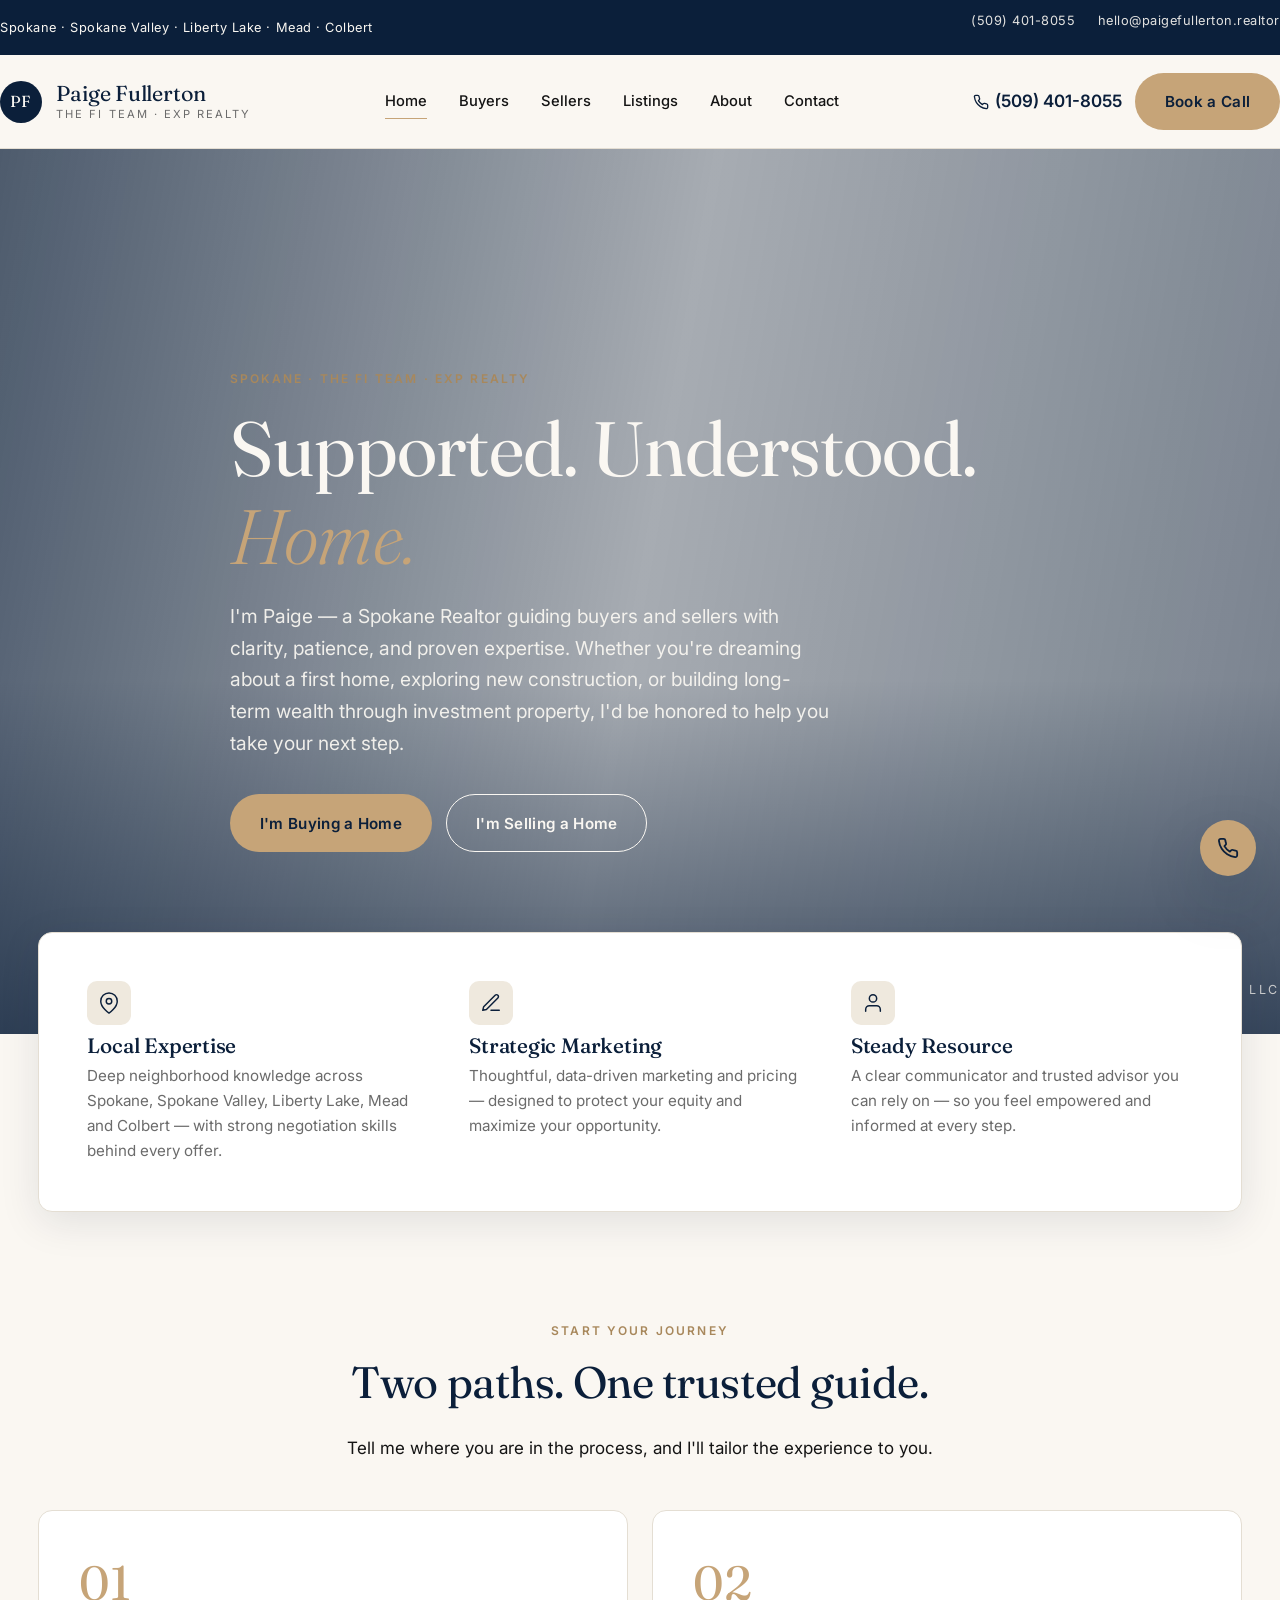
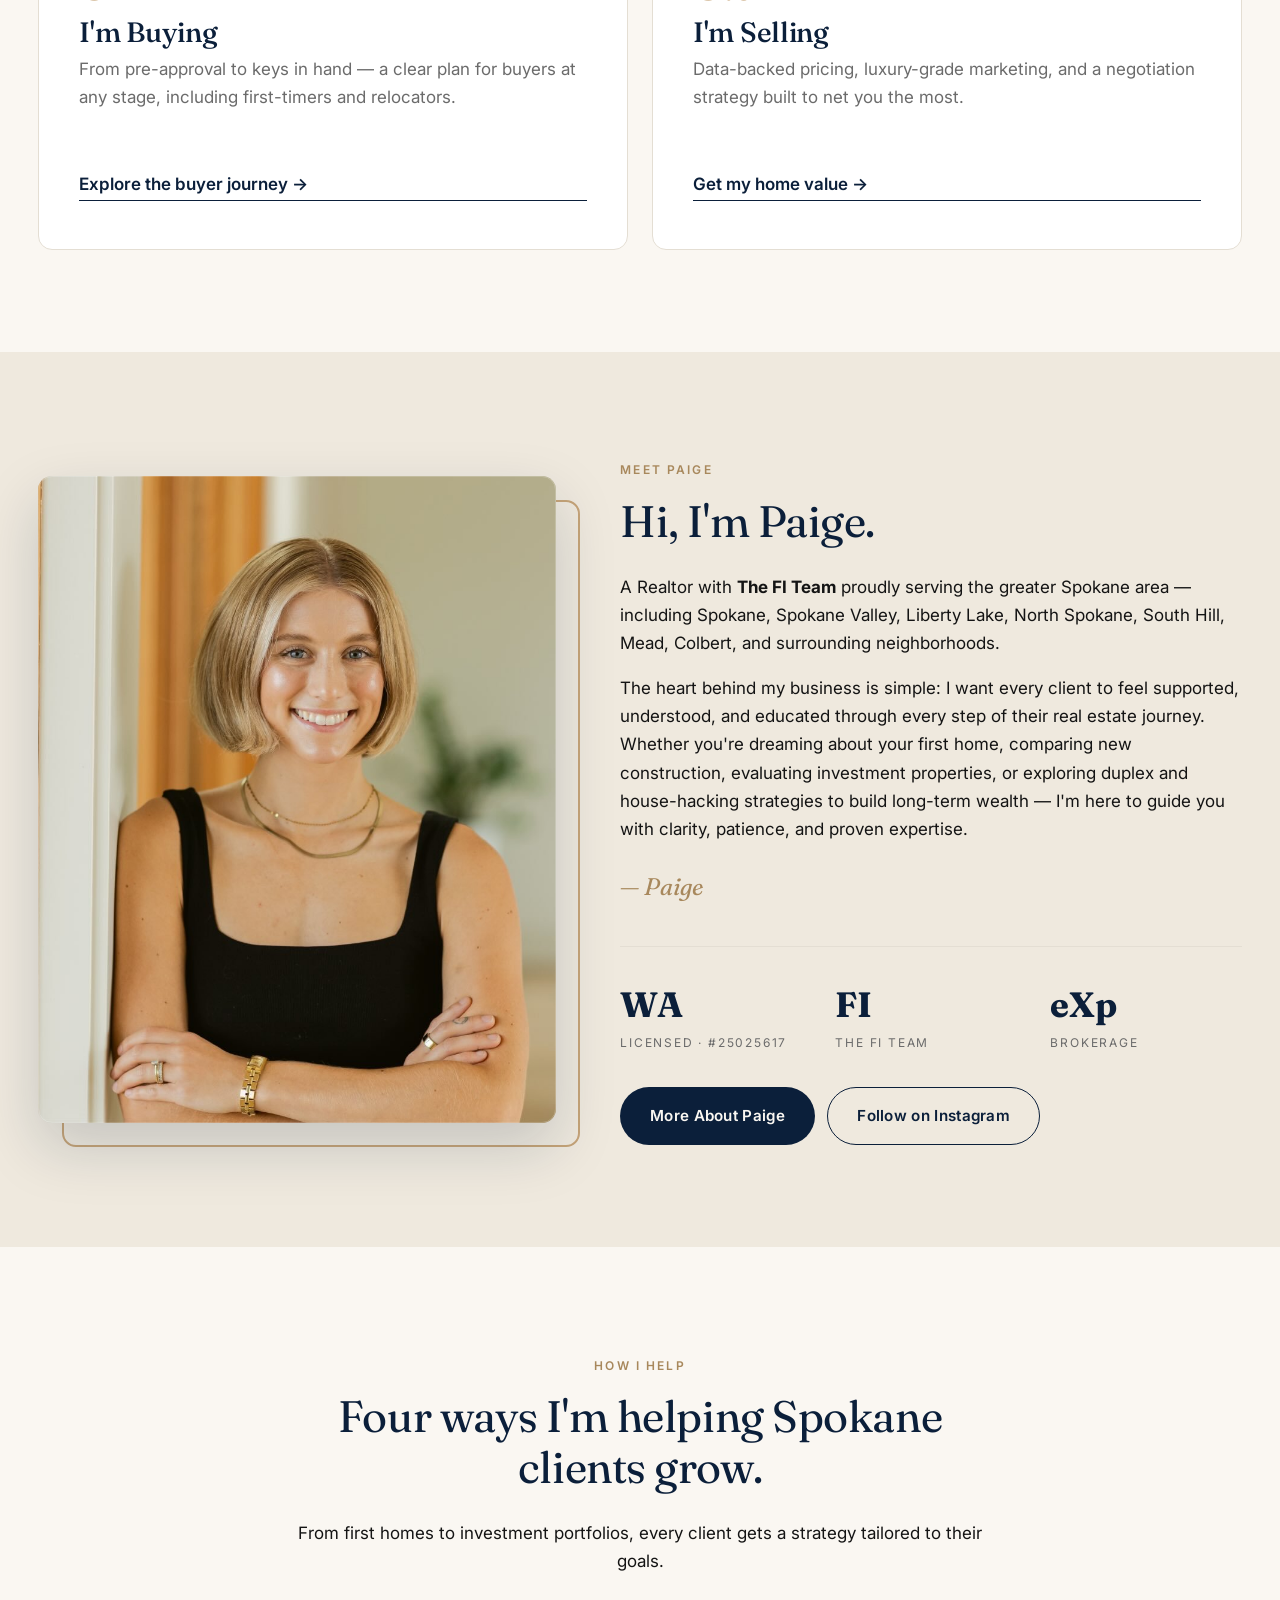
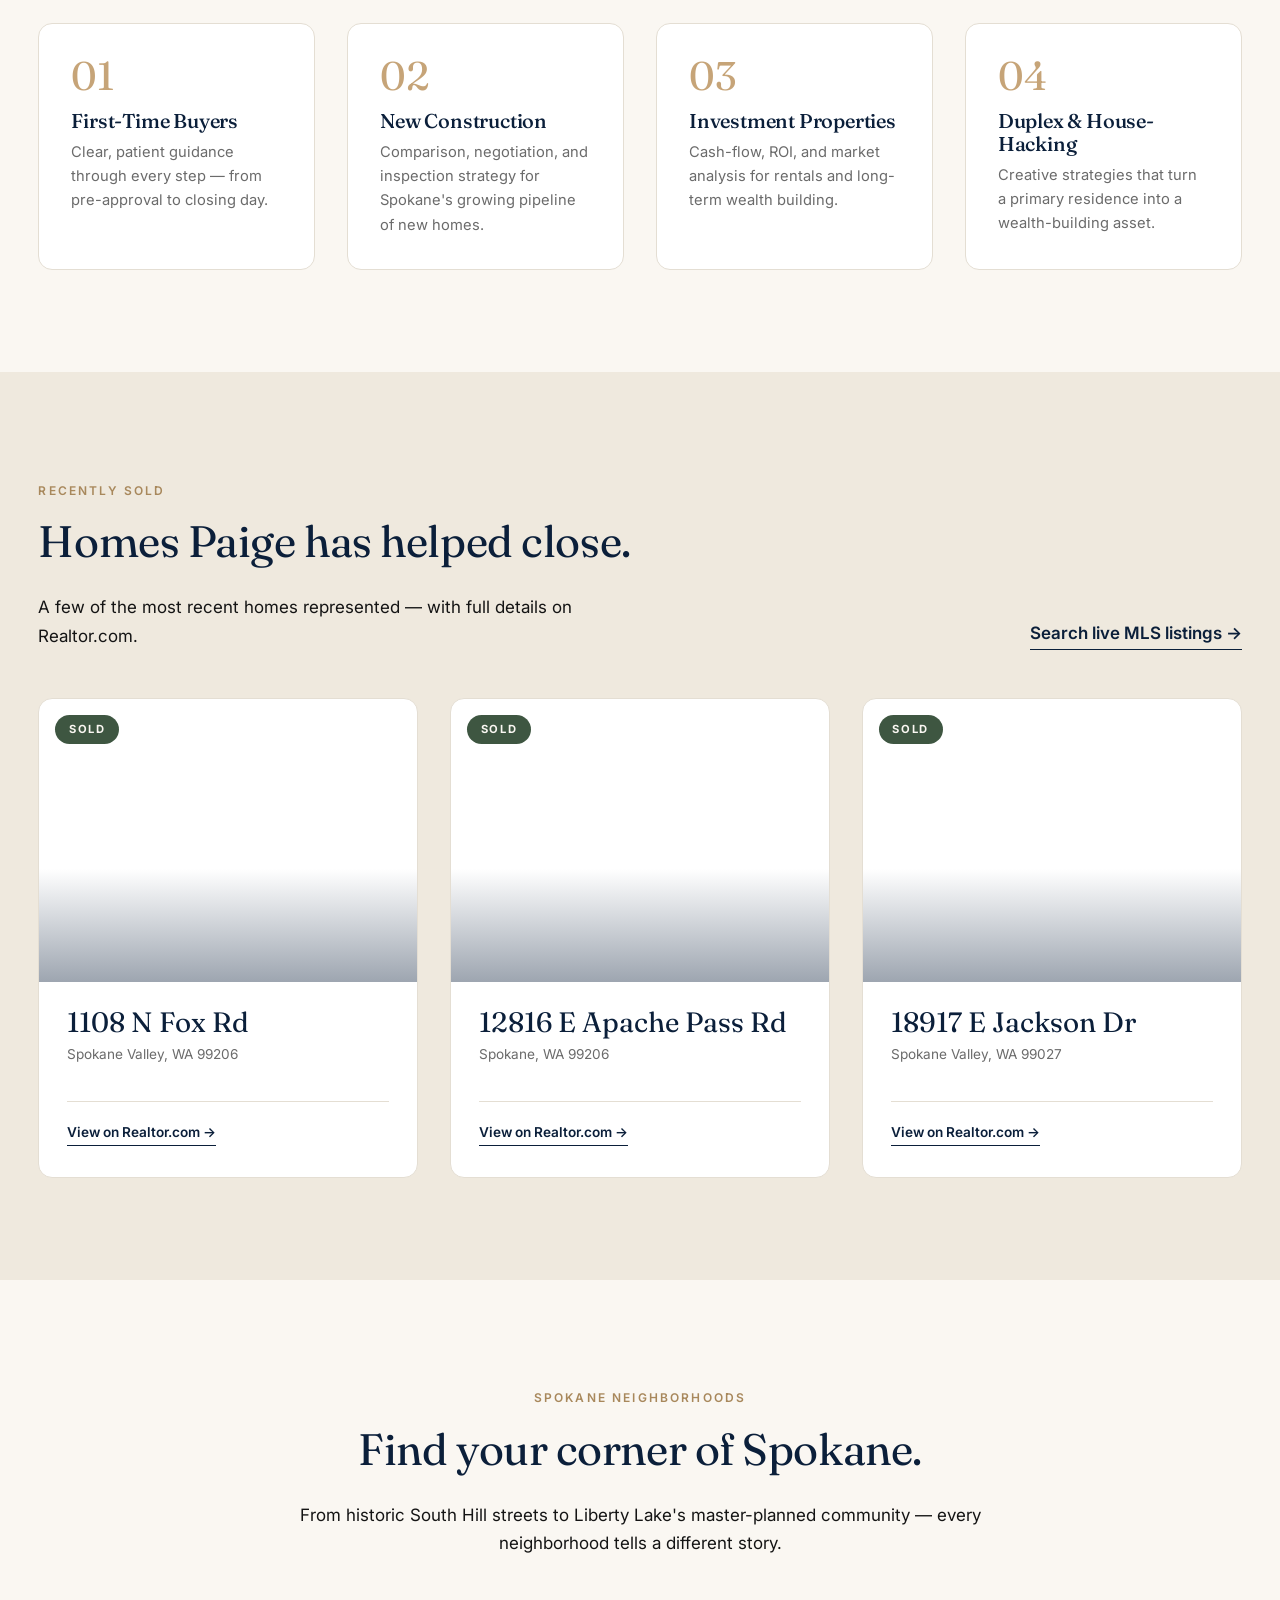
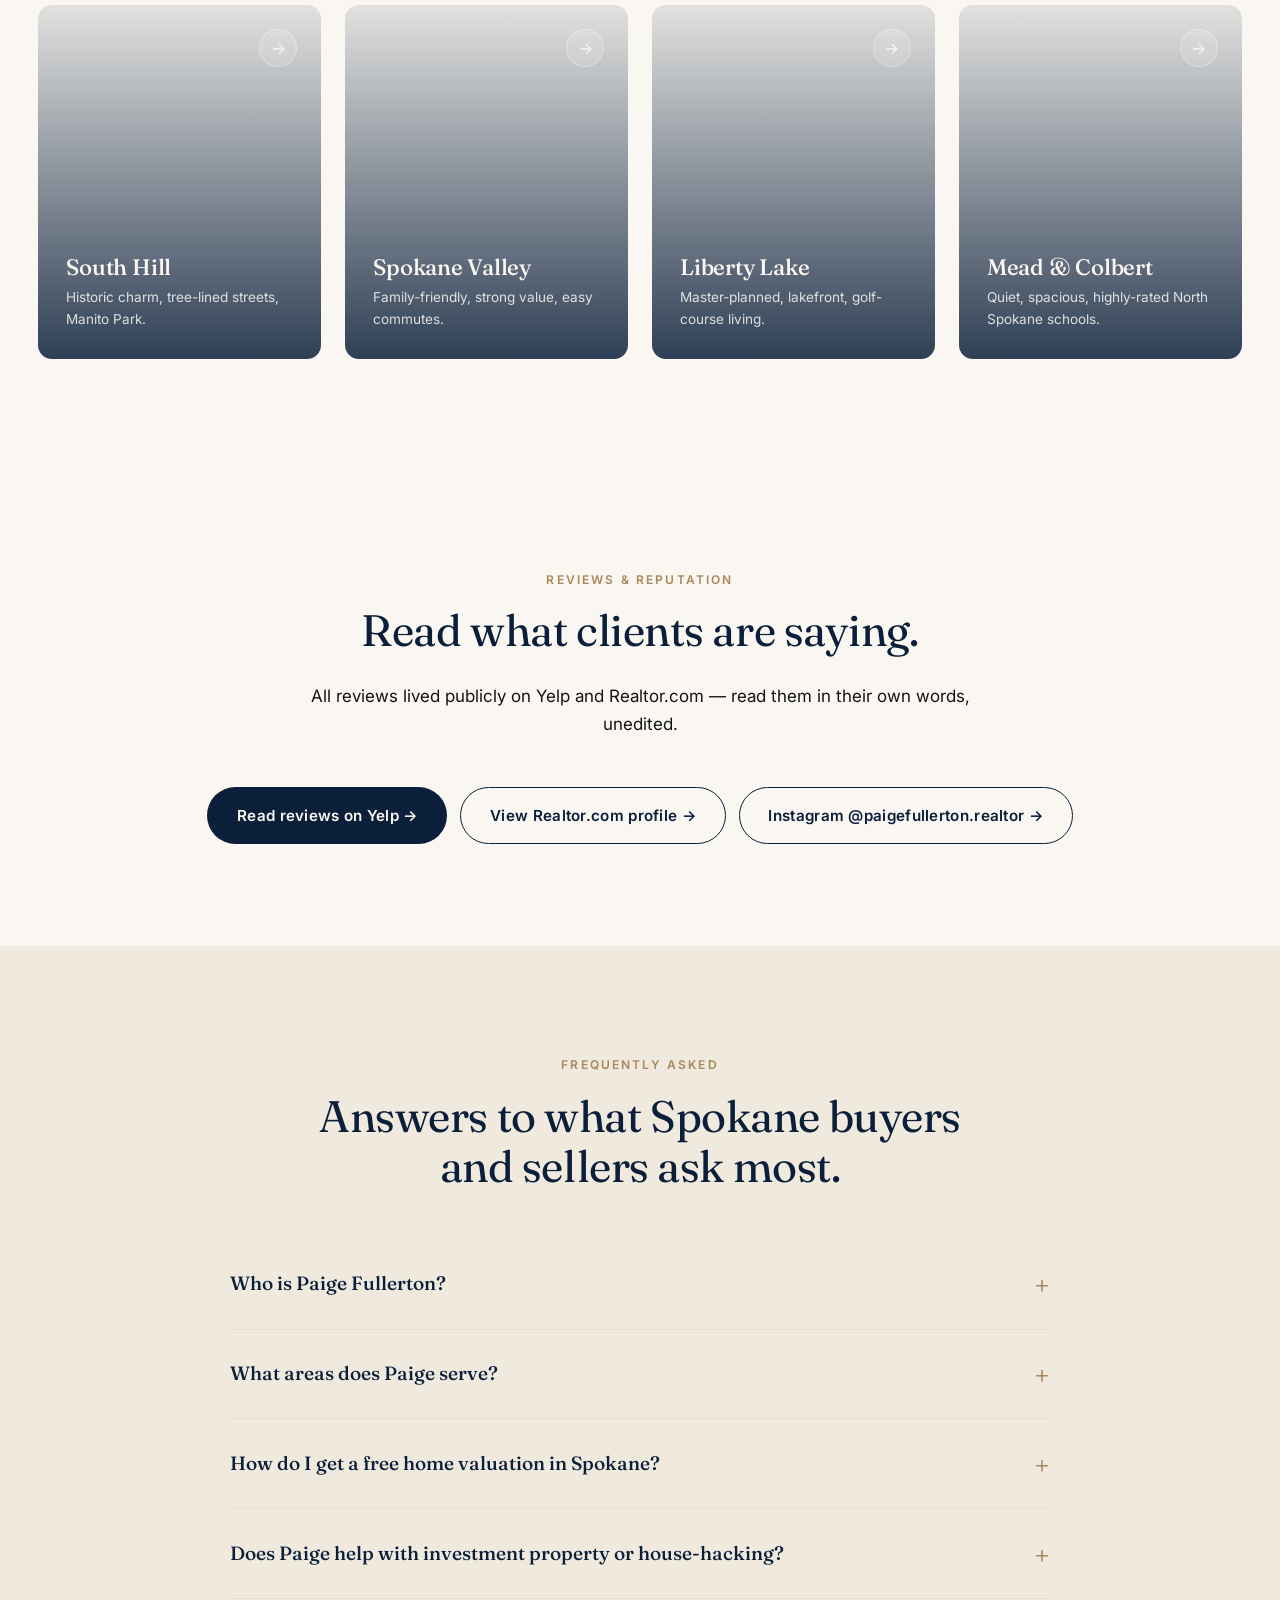
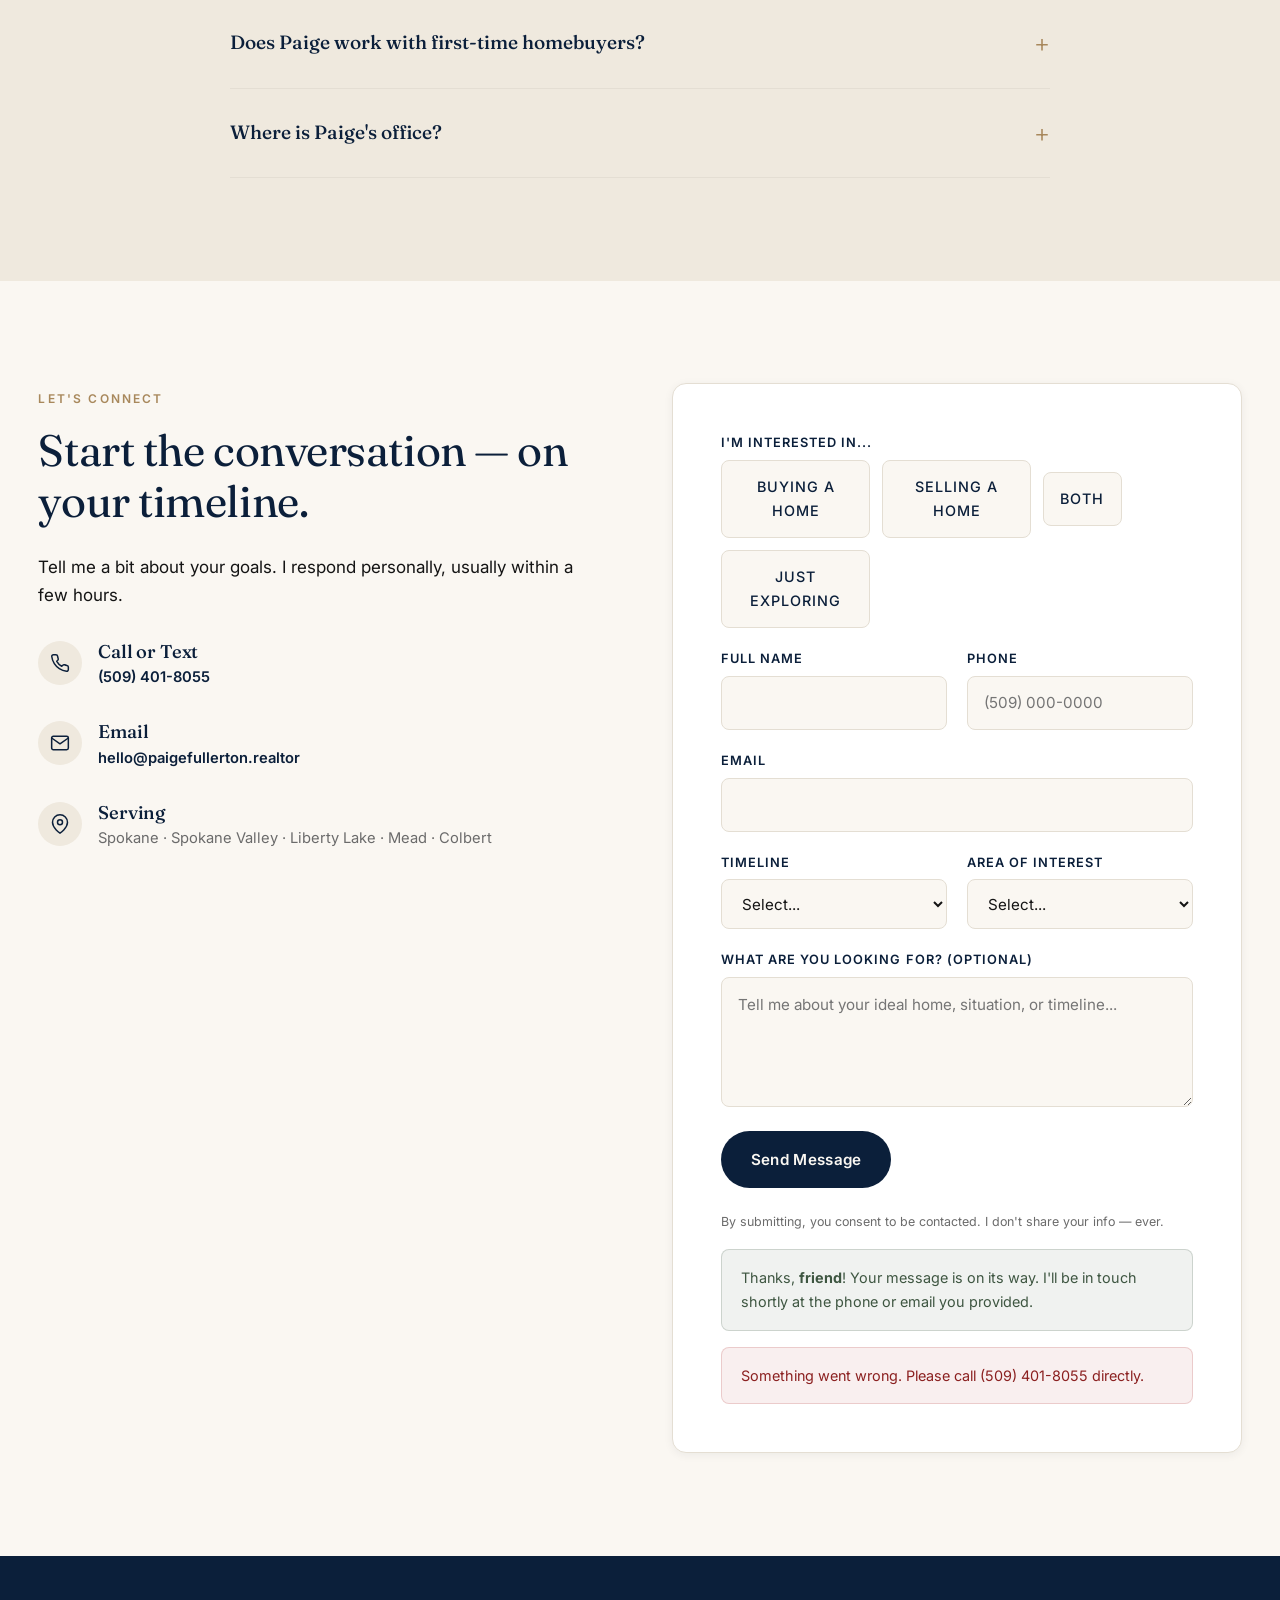
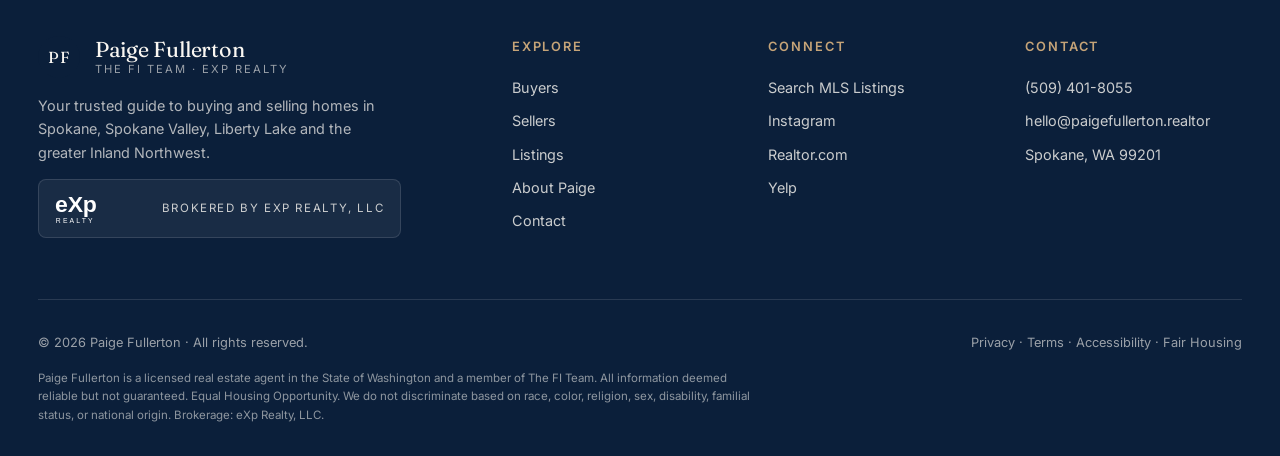
<file: index.html>
<!doctype html>
<html lang="en">
<head>
<meta charset="utf-8" />
<meta name="viewport" content="width=device-width,initial-scale=1" />

<title>Paige Fullerton | Spokane Real Estate Agent · eXp Realty</title>
<meta name="description" content="Paige Fullerton is a Washington-licensed Realtor with The FI Team at eXp Realty, based in Spokane. Helping buyers and sellers across South Hill, Kendall Yards, Liberty Lake and the greater Inland Northwest." />
<meta name="keywords" content="Spokane real estate agent, Spokane realtor, eXp Realty Spokane, Paige Fullerton, South Hill homes for sale, Kendall Yards, Liberty Lake real estate, sell home Spokane, buy home Spokane" />
<meta name="author" content="Paige Fullerton" />
<meta name="geo.region" content="US-WA" />
<meta name="geo.placename" content="Spokane" />
<meta name="robots" content="index, follow, max-image-preview:large" />
<link rel="canonical" href="https://di14mehdi8.github.io/paige-fullerton-site/" />

<!-- Open Graph -->
<meta property="og:type" content="website" />
<meta property="og:site_name" content="Paige Fullerton · Spokane Real Estate" />
<meta property="og:title" content="Paige Fullerton | Spokane Real Estate Agent · eXp Realty" />
<meta property="og:description" content="Your guide to buying and selling homes in Spokane, WA. Local expertise, modern marketing, and concierge service from eXp Realty agent Paige Fullerton." />
<meta property="og:image" content="https://di14mehdi8.github.io/paige-fullerton-site/assets/images/paige-headshot.jpg" />
<meta property="og:url" content="https://di14mehdi8.github.io/paige-fullerton-site/" />
<meta property="og:locale" content="en_US" />

<!-- Twitter -->
<meta name="twitter:card" content="summary_large_image" />
<meta name="twitter:title" content="Paige Fullerton | Spokane Real Estate Agent" />
<meta name="twitter:description" content="Buy or sell with confidence in Spokane, WA. Backed by eXp Realty." />
<meta name="twitter:image" content="https://di14mehdi8.github.io/paige-fullerton-site/assets/images/paige-headshot.jpg" />

<!-- Favicon -->
<link rel="icon" type="image/svg+xml" href="assets/favicon.svg" />
<link rel="apple-touch-icon" href="assets/apple-touch-icon.png" />

<!-- Fonts -->
<link rel="preconnect" href="https://fonts.googleapis.com" />
<link rel="preconnect" href="https://fonts.gstatic.com" crossorigin />
<link href="https://fonts.googleapis.com/css2?family=Fraunces:ital,opsz,wght@0,9..144,300..500;1,9..144,300..500&family=Inter:wght@400;500;600;700&display=swap" rel="stylesheet" />

<link rel="stylesheet" href="css/styles.css?v=3" />

<!-- JSON-LD: RealEstateAgent -->
<script type="application/ld+json">
{
  "@context": "https://schema.org",
  "@type": "RealEstateAgent",
  "@id": "https://di14mehdi8.github.io/paige-fullerton-site/#agent",
  "name": "Paige Fullerton",
  "image": "https://di14mehdi8.github.io/paige-fullerton-site/assets/images/paige-headshot.jpg",
  "url": "https://di14mehdi8.github.io/paige-fullerton-site/",
  "telephone": "+1-509-401-8055",
  "email": "hello@paigefullerton.realtor",
  "jobTitle": "Real Estate Agent",
  "description": "Washington-licensed real estate agent with The FI Team at eXp Realty, helping buyers and sellers across Spokane County and the greater Inland Northwest.",
  "memberOf": {
    "@type": "Organization",
    "name": "The FI Team"
  },
  "worksFor": {
    "@type": "RealEstateAgency",
    "name": "eXp Realty, LLC",
    "url": "https://www.exprealty.com/"
  },
  "address": {
    "@type": "PostalAddress",
    "streetAddress": "601 W 1st Ave Ste 1400",
    "addressLocality": "Spokane",
    "addressRegion": "WA",
    "postalCode": "99201",
    "addressCountry": "US"
  },
  "hasCredential": {
    "@type": "EducationalOccupationalCredential",
    "credentialCategory": "license",
    "identifier": "25025617",
    "recognizedBy": {"@type":"Organization","name":"Washington State Department of Licensing"}
  },
  "areaServed": [
    {"@type": "City", "name": "Spokane, WA"},
    {"@type": "City", "name": "Spokane Valley, WA"},
    {"@type": "City", "name": "Liberty Lake, WA"},
    {"@type": "City", "name": "North Spokane, WA"},
    {"@type": "City", "name": "South Hill, Spokane, WA"},
    {"@type": "City", "name": "Mead, WA"},
    {"@type": "City", "name": "Colbert, WA"}
  ],
  "knowsAbout": [
    "Residential real estate",
    "First-time homebuyers",
    "New construction",
    "Investment properties",
    "Duplex and house-hacking strategies",
    "Pricing strategy",
    "Market analysis",
    "Negotiation",
    "Staging recommendations"
  ],
  "sameAs": [
    "https://www.instagram.com/paigefullerton.realtor/",
    "https://www.realtor.com/realestateagents/69431c8e93b775f14935ef89",
    "https://www.yelp.com/biz/paige-fullerton-realtor-spokane"
  ]
}
</script>

<!-- JSON-LD: LocalBusiness -->
<script type="application/ld+json">
{
  "@context": "https://schema.org",
  "@type": "LocalBusiness",
  "@id": "https://di14mehdi8.github.io/paige-fullerton-site/#business",
  "name": "Paige Fullerton Real Estate · The FI Team at eXp Realty",
  "image": "https://di14mehdi8.github.io/paige-fullerton-site/assets/images/paige-headshot.jpg",
  "telephone": "+1-509-401-8055",
  "url": "https://di14mehdi8.github.io/paige-fullerton-site/",
  "priceRange": "$$$",
  "address": {
    "@type": "PostalAddress",
    "streetAddress": "601 W 1st Ave Ste 1400",
    "addressLocality": "Spokane",
    "addressRegion": "WA",
    "postalCode": "99201",
    "addressCountry": "US"
  },
  "geo": {
    "@type": "GeoCoordinates",
    "latitude": 47.6587,
    "longitude": -117.4260
  },
  "openingHoursSpecification": [{
    "@type": "OpeningHoursSpecification",
    "dayOfWeek": ["Monday","Tuesday","Wednesday","Thursday","Friday","Saturday","Sunday"],
    "opens": "08:00",
    "closes": "20:00"
  }]
}
</script>

<!-- JSON-LD: FAQPage (AEO) -->
<script type="application/ld+json">
{
  "@context": "https://schema.org",
  "@type": "FAQPage",
  "mainEntity": [
    {
      "@type": "Question",
      "name": "Who is Paige Fullerton?",
      "acceptedAnswer": {
        "@type": "Answer",
        "text": "Paige Fullerton is a Washington-licensed Realtor based in Spokane, WA. She is a member of The FI Team — one of the fastest-growing real estate teams in North America — operating under the eXp Realty brokerage. Paige helps buyers and sellers across Spokane, Spokane Valley, Liberty Lake, and the greater Inland Northwest."
      }
    },
    {
      "@type": "Question",
      "name": "What areas does Paige Fullerton serve?",
      "acceptedAnswer": {
        "@type": "Answer",
        "text": "Paige proudly serves the greater Spokane area including Spokane, Spokane Valley, Liberty Lake, North Spokane, South Hill, Mead, Colbert, and the surrounding neighborhoods."
      }
    },
    {
      "@type": "Question",
      "name": "How do I get a free home valuation in Spokane?",
      "acceptedAnswer": {
        "@type": "Answer",
        "text": "Request a complimentary home valuation directly from Paige Fullerton's website or call (509) 401-8055. You will receive a data-backed estimate based on recent comparable sales in your Spokane neighborhood, usually within 24 hours."
      }
    },
    {
      "@type": "Question",
      "name": "What is the Spokane real estate market like in 2026?",
      "acceptedAnswer": {
        "@type": "Answer",
        "text": "Spokane remains one of the most sought-after markets in the Inland Northwest. Inventory is modest, days on market average under 30 in many neighborhoods, and appreciation continues in South Hill, Kendall Yards, and Liberty Lake. Contact Paige for a current neighborhood-specific report."
      }
    },
    {
      "@type": "Question",
      "name": "Does Paige Fullerton work with first-time homebuyers?",
      "acceptedAnswer": {
        "@type": "Answer",
        "text": "Yes. Paige loves working with first-time buyers and walks them through every step with clarity and patience. She also specializes in new construction, investment properties, and duplex and house-hacking strategies for clients building long-term wealth."
      }
    }
  ]
}
</script>

<!-- JSON-LD: WebSite (sitelinks searchbox) -->
<script type="application/ld+json">
{
  "@context": "https://schema.org",
  "@type": "WebSite",
  "@id": "https://di14mehdi8.github.io/paige-fullerton-site/#website",
  "url": "https://di14mehdi8.github.io/paige-fullerton-site/",
  "name": "Paige Fullerton · Spokane Real Estate",
  "publisher": { "@id": "https://di14mehdi8.github.io/paige-fullerton-site/#agent" },
  "potentialAction": {
    "@type": "SearchAction",
    "target": "https://di14mehdi8.github.io/paige-fullerton-site/listings.html?q={search_term_string}",
    "query-input": "required name=search_term_string"
  }
}
</script>
</head>
<body>

<!-- Top bar -->
<div class="topbar">
  <div class="container topbar-inner">
    <div>Spokane · Spokane Valley · Liberty Lake · Mead · Colbert</div>
    <div class="topbar-right">
      <a href="tel:+15094018055" aria-label="Call Paige">(509) 401-8055</a>
      <a href="mailto:hello@paigefullerton.realtor" aria-label="Email Paige">hello@paigefullerton.realtor</a>
    </div>
  </div>
</div>

<!-- Header -->
<header class="site-header">
  <div class="container site-header-inner">
    <a class="brand" href="index.html" aria-label="Paige Fullerton Real Estate home">
      <span class="brand-mark" aria-hidden="true">PF</span>
      <span class="brand-text">
        Paige Fullerton
        <small>The FI Team · eXp Realty</small>
      </span>
    </a>

    <nav class="primary-nav" id="primary-nav" aria-label="Primary">
      <ul>
        <li><a href="index.html" aria-current="page">Home</a></li>
        <li><a href="buyers.html">Buyers</a></li>
        <li><a href="sellers.html">Sellers</a></li>
        <li><a href="listings.html">Listings</a></li>
        <li><a href="about.html">About</a></li>
        <li><a href="contact.html">Contact</a></li>
      </ul>
    </nav>

    <div class="header-cta">
      <a class="phone-link" href="tel:+15094018055">
        <svg width="16" height="16" viewBox="0 0 24 24" fill="none" stroke="currentColor" stroke-width="2" stroke-linecap="round" stroke-linejoin="round"><path d="M22 16.92v3a2 2 0 0 1-2.18 2 19.79 19.79 0 0 1-8.63-3.07 19.5 19.5 0 0 1-6-6 19.79 19.79 0 0 1-3.07-8.67A2 2 0 0 1 4.11 2h3a2 2 0 0 1 2 1.72c.13.96.36 1.9.7 2.81a2 2 0 0 1-.45 2.11L8.09 9.91a16 16 0 0 0 6 6l1.27-1.27a2 2 0 0 1 2.11-.45c.91.34 1.85.57 2.81.7A2 2 0 0 1 22 16.92z"/></svg>
        (509) 401-8055
      </a>
      <a class="btn btn-gold" href="contact.html">Book a Call</a>
      <button class="nav-toggle" id="nav-toggle" aria-expanded="false" aria-controls="primary-nav" aria-label="Toggle navigation">
        <span></span>
      </button>
    </div>
  </div>
</header>

<!-- Hero -->
<section class="hero" aria-label="Introduction">
  <div class="hero-bg" role="presentation"></div>
  <div class="container hero-inner">
    <span class="eyebrow">Spokane · The FI Team · eXp Realty</span>
    <h1>Supported. Understood. <em>Home.</em></h1>
    <p class="hero-sub">
      I'm Paige — a Spokane Realtor guiding buyers and sellers with clarity, patience, and proven
      expertise. Whether you're dreaming about a first home, exploring new construction, or building
      long-term wealth through investment property, I'd be honored to help you take your next step.
    </p>
    <div class="hero-cta">
      <a class="btn btn-gold" href="buyers.html">I'm Buying a Home</a>
      <a class="btn btn-outline-light" href="sellers.html">I'm Selling a Home</a>
    </div>
  </div>
  <div class="hero-meta container">
    <span>Licensed in Washington State</span>
    <span class="hero-meta-exp">
      <img src="assets/exp-realty-logo-light.svg" alt="eXp Realty" class="hero-exp-logo">
      Brokered by eXp Realty, LLC
    </span>
  </div>
</section>

<!-- Value strip -->
<div class="container" style="margin-top: calc(-1 * var(--section-py));">
  <div class="value-strip">
    <div class="value-item">
      <div class="value-icon" aria-hidden="true">
        <svg width="22" height="22" viewBox="0 0 24 24" fill="none" stroke="currentColor" stroke-width="1.6" stroke-linecap="round" stroke-linejoin="round"><path d="M21 10c0 7-9 13-9 13s-9-6-9-13a9 9 0 0 1 18 0z"/><circle cx="12" cy="10" r="3"/></svg>
      </div>
      <h4>Local Expertise</h4>
      <p>Deep neighborhood knowledge across Spokane, Spokane Valley, Liberty Lake, Mead and Colbert — with strong negotiation skills behind every offer.</p>
    </div>
    <div class="value-item">
      <div class="value-icon" aria-hidden="true">
        <svg width="22" height="22" viewBox="0 0 24 24" fill="none" stroke="currentColor" stroke-width="1.6" stroke-linecap="round" stroke-linejoin="round"><path d="M12 20h9"/><path d="M16.5 3.5a2.121 2.121 0 1 1 3 3L7 19l-4 1 1-4L16.5 3.5z"/></svg>
      </div>
      <h4>Strategic Marketing</h4>
      <p>Thoughtful, data-driven marketing and pricing — designed to protect your equity and maximize your opportunity.</p>
    </div>
    <div class="value-item">
      <div class="value-icon" aria-hidden="true">
        <svg width="22" height="22" viewBox="0 0 24 24" fill="none" stroke="currentColor" stroke-width="1.6" stroke-linecap="round" stroke-linejoin="round"><path d="M20 21v-2a4 4 0 0 0-4-4H8a4 4 0 0 0-4 4v2"/><circle cx="12" cy="7" r="4"/></svg>
      </div>
      <h4>Steady Resource</h4>
      <p>A clear communicator and trusted advisor you can rely on — so you feel empowered and informed at every step.</p>
    </div>
  </div>
</div>

<!-- Path picker -->
<section id="path" aria-labelledby="path-title">
  <div class="container">
    <div class="section-header centered reveal">
      <span class="eyebrow">Start Your Journey</span>
      <h2 id="path-title">Two paths. One trusted guide.</h2>
      <p>Tell me where you are in the process, and I'll tailor the experience to you.</p>
    </div>

    <div class="path-picker">
      <a href="buyers.html" class="path-card buyer reveal">
        <div>
          <div class="num">01</div>
          <h3>I'm Buying</h3>
          <p>From pre-approval to keys in hand — a clear plan for buyers at any stage, including first-timers and relocators.</p>
        </div>
        <span class="btn-link">Explore the buyer journey →</span>
      </a>
      <a href="sellers.html" class="path-card seller reveal">
        <div>
          <div class="num">02</div>
          <h3>I'm Selling</h3>
          <p>Data-backed pricing, luxury-grade marketing, and a negotiation strategy built to net you the most.</p>
        </div>
        <span class="btn-link">Get my home value →</span>
      </a>
    </div>
  </div>
</section>

<!-- About preview -->
<section class="bg-cream-dark" aria-labelledby="about-title">
  <div class="container">
    <div class="about-grid">
      <div class="about-photo-frame reveal">
        <div class="about-photo" style="background-image: url('assets/images/paige-headshot.jpg');" role="img" aria-label="Portrait of Paige Fullerton, Spokane Realtor"></div>
      </div>
      <div class="reveal">
        <span class="eyebrow">Meet Paige</span>
        <h2 id="about-title">Hi, I'm Paige.</h2>
        <p>
          A Realtor with <strong>The FI Team</strong> proudly serving the greater Spokane area —
          including Spokane, Spokane Valley, Liberty Lake, North Spokane, South Hill, Mead, Colbert,
          and surrounding neighborhoods.
        </p>
        <p>
          The heart behind my business is simple: I want every client to feel supported, understood,
          and educated through every step of their real estate journey. Whether you're dreaming about
          your first home, comparing new construction, evaluating investment properties, or exploring
          duplex and house-hacking strategies to build long-term wealth — I'm here to guide you with
          clarity, patience, and proven expertise.
        </p>
        <p class="signature">— Paige</p>

        <div class="about-stats">
          <div class="stat">
            <strong>WA</strong>
            <span>Licensed · #25025617</span>
          </div>
          <div class="stat">
            <strong>FI</strong>
            <span>The FI Team</span>
          </div>
          <div class="stat">
            <strong>eXp</strong>
            <span>Brokerage</span>
          </div>
        </div>

        <div style="margin-top: 2rem; display: flex; gap: .8rem; flex-wrap: wrap;">
          <a class="btn btn-primary" href="about.html">More About Paige</a>
          <a class="btn btn-outline" href="https://www.instagram.com/paigefullerton.realtor/" target="_blank" rel="noopener">Follow on Instagram</a>
        </div>
      </div>
    </div>
  </div>
</section>

<!-- Specialties -->
<section aria-labelledby="specialties-title">
  <div class="container">
    <div class="section-header centered reveal">
      <span class="eyebrow">How I Help</span>
      <h2 id="specialties-title">Four ways I'm helping Spokane clients grow.</h2>
      <p>From first homes to investment portfolios, every client gets a strategy tailored to their goals.</p>
    </div>
    <div class="steps">
      <div class="step reveal"><h4>First-Time Buyers</h4><p>Clear, patient guidance through every step — from pre-approval to closing day.</p></div>
      <div class="step reveal"><h4>New Construction</h4><p>Comparison, negotiation, and inspection strategy for Spokane's growing pipeline of new homes.</p></div>
      <div class="step reveal"><h4>Investment Properties</h4><p>Cash-flow, ROI, and market analysis for rentals and long-term wealth building.</p></div>
      <div class="step reveal"><h4>Duplex & House-Hacking</h4><p>Creative strategies that turn a primary residence into a wealth-building asset.</p></div>
    </div>
  </div>
</section>

<!-- Recently sold -->
<section class="bg-cream-dark" aria-labelledby="sold-title">
  <div class="container">
    <div class="section-header reveal" style="display: flex; justify-content: space-between; align-items: flex-end; flex-wrap: wrap; gap: 1rem; max-width: none;">
      <div>
        <span class="eyebrow">Recently Sold</span>
        <h2 id="sold-title">Homes Paige has helped close.</h2>
        <p style="max-width:560px;">A few of the most recent homes represented — with full details on Realtor.com.</p>
      </div>
      <a href="http://paige.inlandnorthwesthomes.com/" target="_blank" rel="noopener" class="btn-link">Search live MLS listings →</a>
    </div>

    <div class="listings-grid">
      <article class="listing-card reveal">
        <a href="https://www.realtor.com/realestateandhomes-detail/1108-N-Fox-Rd_Spokane-Valley_WA_99206_M29449-90007" target="_blank" rel="noopener">
          <div class="listing-photo" style="background-image: url('https://images.unsplash.com/photo-1564013799919-ab600027ffc6?auto=format&fit=crop&w=1200&q=80');">
            <span class="listing-badge sold">Sold</span>
          </div>
          <div class="listing-body">
            <p class="listing-price">1108 N Fox Rd</p>
            <p class="listing-city">Spokane Valley, WA 99206</p>
            <div class="listing-specs" style="margin-top:1rem;"><span class="btn-link">View on Realtor.com →</span></div>
          </div>
        </a>
      </article>

      <article class="listing-card reveal">
        <a href="https://www.realtor.com/realestateandhomes-detail/12816-E-Apache-Pass-Rd_Spokane_WA_99206_M26578-67292" target="_blank" rel="noopener">
          <div class="listing-photo" style="background-image: url('https://images.unsplash.com/photo-1600596542815-ffad4c1539a9?auto=format&fit=crop&w=1200&q=80');">
            <span class="listing-badge sold">Sold</span>
          </div>
          <div class="listing-body">
            <p class="listing-price">12816 E Apache Pass Rd</p>
            <p class="listing-city">Spokane, WA 99206</p>
            <div class="listing-specs" style="margin-top:1rem;"><span class="btn-link">View on Realtor.com →</span></div>
          </div>
        </a>
      </article>

      <article class="listing-card reveal">
        <a href="https://www.realtor.com/realestateandhomes-detail/18917-E-Jackson-Dr_Spokane-Valley_WA_99027_M27421-17364" target="_blank" rel="noopener">
          <div class="listing-photo" style="background-image: url('https://images.unsplash.com/photo-1605146769289-440113cc3d00?auto=format&fit=crop&w=1200&q=80');">
            <span class="listing-badge sold">Sold</span>
          </div>
          <div class="listing-body">
            <p class="listing-price">18917 E Jackson Dr</p>
            <p class="listing-city">Spokane Valley, WA 99027</p>
            <div class="listing-specs" style="margin-top:1rem;"><span class="btn-link">View on Realtor.com →</span></div>
          </div>
        </a>
      </article>
    </div>
  </div>
</section>

<!-- Neighborhoods -->
<section aria-labelledby="hoods-title">
  <div class="container">
    <div class="section-header centered reveal">
      <span class="eyebrow">Spokane Neighborhoods</span>
      <h2 id="hoods-title">Find your corner of Spokane.</h2>
      <p>From historic South Hill streets to Liberty Lake's master-planned community — every neighborhood tells a different story.</p>
    </div>

    <div class="hood-grid">
      <a class="hood-card reveal" href="contact.html?area=south-hill" style="background-image: url('https://images.unsplash.com/photo-1570129477492-45c003edd2be?auto=format&fit=crop&w=1200&q=80');">
        <div>
          <h3>South Hill</h3>
          <p>Historic charm, tree-lined streets, Manito Park.</p>
        </div>
      </a>
      <a class="hood-card reveal" href="contact.html?area=spokane-valley" style="background-image: url('https://images.unsplash.com/photo-1600585154340-be6161a56a0c?auto=format&fit=crop&w=1200&q=80');">
        <div>
          <h3>Spokane Valley</h3>
          <p>Family-friendly, strong value, easy commutes.</p>
        </div>
      </a>
      <a class="hood-card reveal" href="contact.html?area=liberty-lake" style="background-image: url('https://images.unsplash.com/photo-1512917774080-9991f1c4c750?auto=format&fit=crop&w=1200&q=80');">
        <div>
          <h3>Liberty Lake</h3>
          <p>Master-planned, lakefront, golf-course living.</p>
        </div>
      </a>
      <a class="hood-card reveal" href="contact.html?area=mead" style="background-image: url('https://images.unsplash.com/photo-1600566753376-12c8ab7fb75b?auto=format&fit=crop&w=1200&q=80');">
        <div>
          <h3>Mead &amp; Colbert</h3>
          <p>Quiet, spacious, highly-rated North Spokane schools.</p>
        </div>
      </a>
    </div>
  </div>
</section>

<!-- Testimonials -->
<section aria-labelledby="reviews-title">
  <div class="container">
    <div class="section-header centered reveal">
      <span class="eyebrow">Reviews & Reputation</span>
      <h2 id="reviews-title">Read what clients are saying.</h2>
      <p>All reviews lived publicly on Yelp and Realtor.com — read them in their own words, unedited.</p>
    </div>

    <div class="text-center reveal" style="display:flex; gap:.8rem; justify-content:center; flex-wrap:wrap;">
      <a class="btn btn-primary" href="https://www.yelp.com/biz/paige-fullerton-realtor-spokane" target="_blank" rel="noopener">Read reviews on Yelp →</a>
      <a class="btn btn-outline" href="https://www.realtor.com/realestateagents/69431c8e93b775f14935ef89" target="_blank" rel="noopener">View Realtor.com profile →</a>
      <a class="btn btn-outline" href="https://www.instagram.com/paigefullerton.realtor/" target="_blank" rel="noopener">Instagram @paigefullerton.realtor →</a>
    </div>
  </div>
</section>

<!-- FAQ -->
<section class="bg-cream-dark" aria-labelledby="faq-title">
  <div class="container">
    <div class="section-header centered reveal">
      <span class="eyebrow">Frequently Asked</span>
      <h2 id="faq-title">Answers to what Spokane buyers and sellers ask most.</h2>
    </div>
    <div class="faq-list">
      <details class="faq-item">
        <summary>Who is Paige Fullerton?</summary>
        <div class="faq-body">
          Paige is a Washington-licensed Realtor (#25025617) with <strong>The FI Team</strong> at
          <strong>eXp Realty</strong>, based in Spokane, WA. She helps buyers and sellers across the
          greater Spokane area — including Spokane Valley, Liberty Lake, North Spokane, South Hill,
          Mead, Colbert, and surrounding neighborhoods.
        </div>
      </details>
      <details class="faq-item">
        <summary>What areas does Paige serve?</summary>
        <div class="faq-body">
          Spokane, Spokane Valley, Liberty Lake, North Spokane, South Hill, Mead, Colbert,
          and the surrounding Inland Northwest neighborhoods.
        </div>
      </details>
      <details class="faq-item">
        <summary>How do I get a free home valuation in Spokane?</summary>
        <div class="faq-body">
          Request a complimentary home valuation via the seller intake form on this site or call
          <a href="tel:+15094018055">(509) 401-8055</a>. You'll receive a data-backed estimate based on
          recent comparable sales in your Spokane neighborhood — usually within 24 hours.
        </div>
      </details>
      <details class="faq-item">
        <summary>Does Paige help with investment property or house-hacking?</summary>
        <div class="faq-body">
          Yes — Paige specializes in investment properties and duplex / house-hacking strategies for
          clients building long-term wealth. She'll walk you through ROI, cash-flow, and creative
          financing approaches alongside a detailed market analysis.
        </div>
      </details>
      <details class="faq-item">
        <summary>Does Paige work with first-time homebuyers?</summary>
        <div class="faq-body">
          Absolutely. Paige loves working with first-time buyers and takes the time to educate, answer
          questions, and walk through every step with clarity and patience. Her goal is for you to
          feel empowered and informed — not rushed.
        </div>
      </details>
      <details class="faq-item">
        <summary>Where is Paige's office?</summary>
        <div class="faq-body">
          601 W 1st Ave Ste 1400, Spokane, WA 99201. Serving Spokane County and surrounding Inland
          Northwest communities.
        </div>
      </details>
    </div>
  </div>
</section>

<!-- Contact intake -->
<section id="contact" aria-labelledby="contact-title">
  <div class="container">
    <div class="split">
      <div class="reveal">
        <span class="eyebrow">Let's Connect</span>
        <h2 id="contact-title">Start the conversation — on your timeline.</h2>
        <p>Tell me a bit about your goals. I respond personally, usually within a few hours.</p>

        <div class="contact-info" style="margin-top: 2rem;">
          <div class="contact-item">
            <div class="icon" aria-hidden="true">
              <svg width="20" height="20" viewBox="0 0 24 24" fill="none" stroke="currentColor" stroke-width="1.8" stroke-linecap="round" stroke-linejoin="round"><path d="M22 16.92v3a2 2 0 0 1-2.18 2 19.79 19.79 0 0 1-8.63-3.07 19.5 19.5 0 0 1-6-6 19.79 19.79 0 0 1-3.07-8.67A2 2 0 0 1 4.11 2h3a2 2 0 0 1 2 1.72c.13.96.36 1.9.7 2.81a2 2 0 0 1-.45 2.11L8.09 9.91a16 16 0 0 0 6 6l1.27-1.27a2 2 0 0 1 2.11-.45c.91.34 1.85.57 2.81.7A2 2 0 0 1 22 16.92z"/></svg>
            </div>
            <div>
              <h4>Call or Text</h4>
              <p><a href="tel:+15094018055">(509) 401-8055</a></p>
            </div>
          </div>
          <div class="contact-item">
            <div class="icon" aria-hidden="true">
              <svg width="20" height="20" viewBox="0 0 24 24" fill="none" stroke="currentColor" stroke-width="1.8" stroke-linecap="round" stroke-linejoin="round"><path d="M4 4h16c1.1 0 2 .9 2 2v12c0 1.1-.9 2-2 2H4c-1.1 0-2-.9-2-2V6c0-1.1.9-2 2-2z"/><polyline points="22,6 12,13 2,6"/></svg>
            </div>
            <div>
              <h4>Email</h4>
              <p><a href="mailto:hello@paigefullerton.realtor">hello@paigefullerton.realtor</a></p>
            </div>
          </div>
          <div class="contact-item">
            <div class="icon" aria-hidden="true">
              <svg width="20" height="20" viewBox="0 0 24 24" fill="none" stroke="currentColor" stroke-width="1.8" stroke-linecap="round" stroke-linejoin="round"><path d="M21 10c0 7-9 13-9 13s-9-6-9-13a9 9 0 0 1 18 0z"/><circle cx="12" cy="10" r="3"/></svg>
            </div>
            <div>
              <h4>Serving</h4>
              <p>Spokane · Spokane Valley · Liberty Lake · Mead · Colbert</p>
            </div>
          </div>
        </div>
      </div>

      <div class="form-card reveal">
        <form id="intake-form" novalidate>
          <div class="form-grid">
            <div class="form-row full">
              <label>I'm interested in...</label>
              <div class="radio-group">
                <label class="radio-pill">
                  <input type="radio" name="intent" value="buying" required>
                  <span>Buying a home</span>
                </label>
                <label class="radio-pill">
                  <input type="radio" name="intent" value="selling">
                  <span>Selling a home</span>
                </label>
                <label class="radio-pill">
                  <input type="radio" name="intent" value="both">
                  <span>Both</span>
                </label>
                <label class="radio-pill">
                  <input type="radio" name="intent" value="just-exploring">
                  <span>Just exploring</span>
                </label>
              </div>
            </div>
            <div class="form-row">
              <label for="f-name">Full name</label>
              <input id="f-name" name="name" type="text" autocomplete="name" required>
            </div>
            <div class="form-row">
              <label for="f-phone">Phone</label>
              <input id="f-phone" name="phone" type="tel" autocomplete="tel" placeholder="(509) 000-0000">
            </div>
            <div class="form-row full">
              <label for="f-email">Email</label>
              <input id="f-email" name="email" type="email" autocomplete="email" required>
            </div>
            <div class="form-row">
              <label for="f-timeline">Timeline</label>
              <select id="f-timeline" name="timeline">
                <option value="">Select...</option>
                <option>Ready now</option>
                <option>1–3 months</option>
                <option>3–6 months</option>
                <option>6–12 months</option>
                <option>Just researching</option>
              </select>
            </div>
            <div class="form-row">
              <label for="f-area">Area of interest</label>
              <select id="f-area" name="area">
                <option value="">Select...</option>
                <option>South Hill</option>
                <option>Kendall Yards</option>
                <option>Liberty Lake</option>
                <option>Spokane Valley</option>
                <option>North Spokane</option>
                <option>Coeur d'Alene, ID</option>
                <option>Not sure yet</option>
              </select>
            </div>
            <div class="form-row full">
              <label for="f-message">What are you looking for? (optional)</label>
              <textarea id="f-message" name="message" placeholder="Tell me about your ideal home, situation, or timeline..."></textarea>
            </div>
          </div>

          <div style="margin-top: 1.5rem; display: flex; gap: 1rem; align-items: center; flex-wrap: wrap;">
            <button type="submit" class="btn btn-primary">Send Message</button>
            <p class="consent">By submitting, you consent to be contacted. I don't share your info — ever.</p>
          </div>

          <div class="form-status success" id="form-success">
            Thanks, <strong data-name>friend</strong>! Your message is on its way. I'll be in touch shortly at the phone or email you provided.
          </div>
          <div class="form-status error" id="form-error">
            Something went wrong. Please call <a href="tel:+15094018055">(509) 401-8055</a> directly.
          </div>
        </form>
      </div>
    </div>
  </div>
</section>

<!-- Footer -->
<footer class="site-footer">
  <div class="container">
    <div class="footer-grid">
      <div class="footer-brand">
        <a class="brand" href="index.html" aria-label="Paige Fullerton Real Estate home">
          <span class="brand-mark" aria-hidden="true">PF</span>
          <span class="brand-text">
            Paige Fullerton
            <small>The FI Team · eXp Realty</small>
          </span>
        </a>
        <p>Your trusted guide to buying and selling homes in Spokane, Spokane Valley, Liberty Lake and the greater Inland Northwest.</p>
        <div class="exp-badge">
          <img class="exp-logo" src="assets/exp-realty-logo-light.svg" alt="eXp Realty" loading="lazy">
          <span>Brokered by eXp Realty, LLC</span>
        </div>
      </div>
      <div>
        <h5>Explore</h5>
        <ul>
          <li><a href="buyers.html">Buyers</a></li>
          <li><a href="sellers.html">Sellers</a></li>
          <li><a href="listings.html">Listings</a></li>
          <li><a href="about.html">About Paige</a></li>
          <li><a href="contact.html">Contact</a></li>
        </ul>
      </div>
      <div>
        <h5>Connect</h5>
        <ul>
          <li><a href="http://paige.inlandnorthwesthomes.com/" target="_blank" rel="noopener">Search MLS Listings</a></li>
          <li><a href="https://www.instagram.com/paigefullerton.realtor/" target="_blank" rel="noopener">Instagram</a></li>
          <li><a href="https://www.realtor.com/realestateagents/69431c8e93b775f14935ef89" target="_blank" rel="noopener">Realtor.com</a></li>
          <li><a href="https://www.yelp.com/biz/paige-fullerton-realtor-spokane" target="_blank" rel="noopener">Yelp</a></li>
        </ul>
      </div>
      <div>
        <h5>Contact</h5>
        <ul>
          <li><a href="tel:+15094018055">(509) 401-8055</a></li>
          <li><a href="mailto:hello@paigefullerton.realtor">hello@paigefullerton.realtor</a></li>
          <li>Spokane, WA 99201</li>
        </ul>
      </div>
    </div>

    <div class="footer-bottom">
      <div>© <span id="year">2026</span> Paige Fullerton · All rights reserved.</div>
      <div>Privacy · Terms · Accessibility · Fair Housing</div>
    </div>
    <p class="footer-disclaimer">
      Paige Fullerton is a licensed real estate agent in the State of Washington and a member of The FI Team.
      All information deemed reliable but not guaranteed. Equal Housing Opportunity. We do not discriminate
      based on race, color, religion, sex, disability, familial status, or national origin.
      Brokerage: eXp Realty, LLC.
    </p>
  </div>
</footer>

<a href="tel:+15094018055" class="float-call" aria-label="Call Paige">
  <svg width="22" height="22" viewBox="0 0 24 24" fill="none" stroke="currentColor" stroke-width="2" stroke-linecap="round" stroke-linejoin="round"><path d="M22 16.92v3a2 2 0 0 1-2.18 2 19.79 19.79 0 0 1-8.63-3.07 19.5 19.5 0 0 1-6-6 19.79 19.79 0 0 1-3.07-8.67A2 2 0 0 1 4.11 2h3a2 2 0 0 1 2 1.72c.13.96.36 1.9.7 2.81a2 2 0 0 1-.45 2.11L8.09 9.91a16 16 0 0 0 6 6l1.27-1.27a2 2 0 0 1 2.11-.45c.91.34 1.85.57 2.81.7A2 2 0 0 1 22 16.92z"/></svg>
</a>

<script src="js/main.js" defer></script>
</body>
</html>
</file>
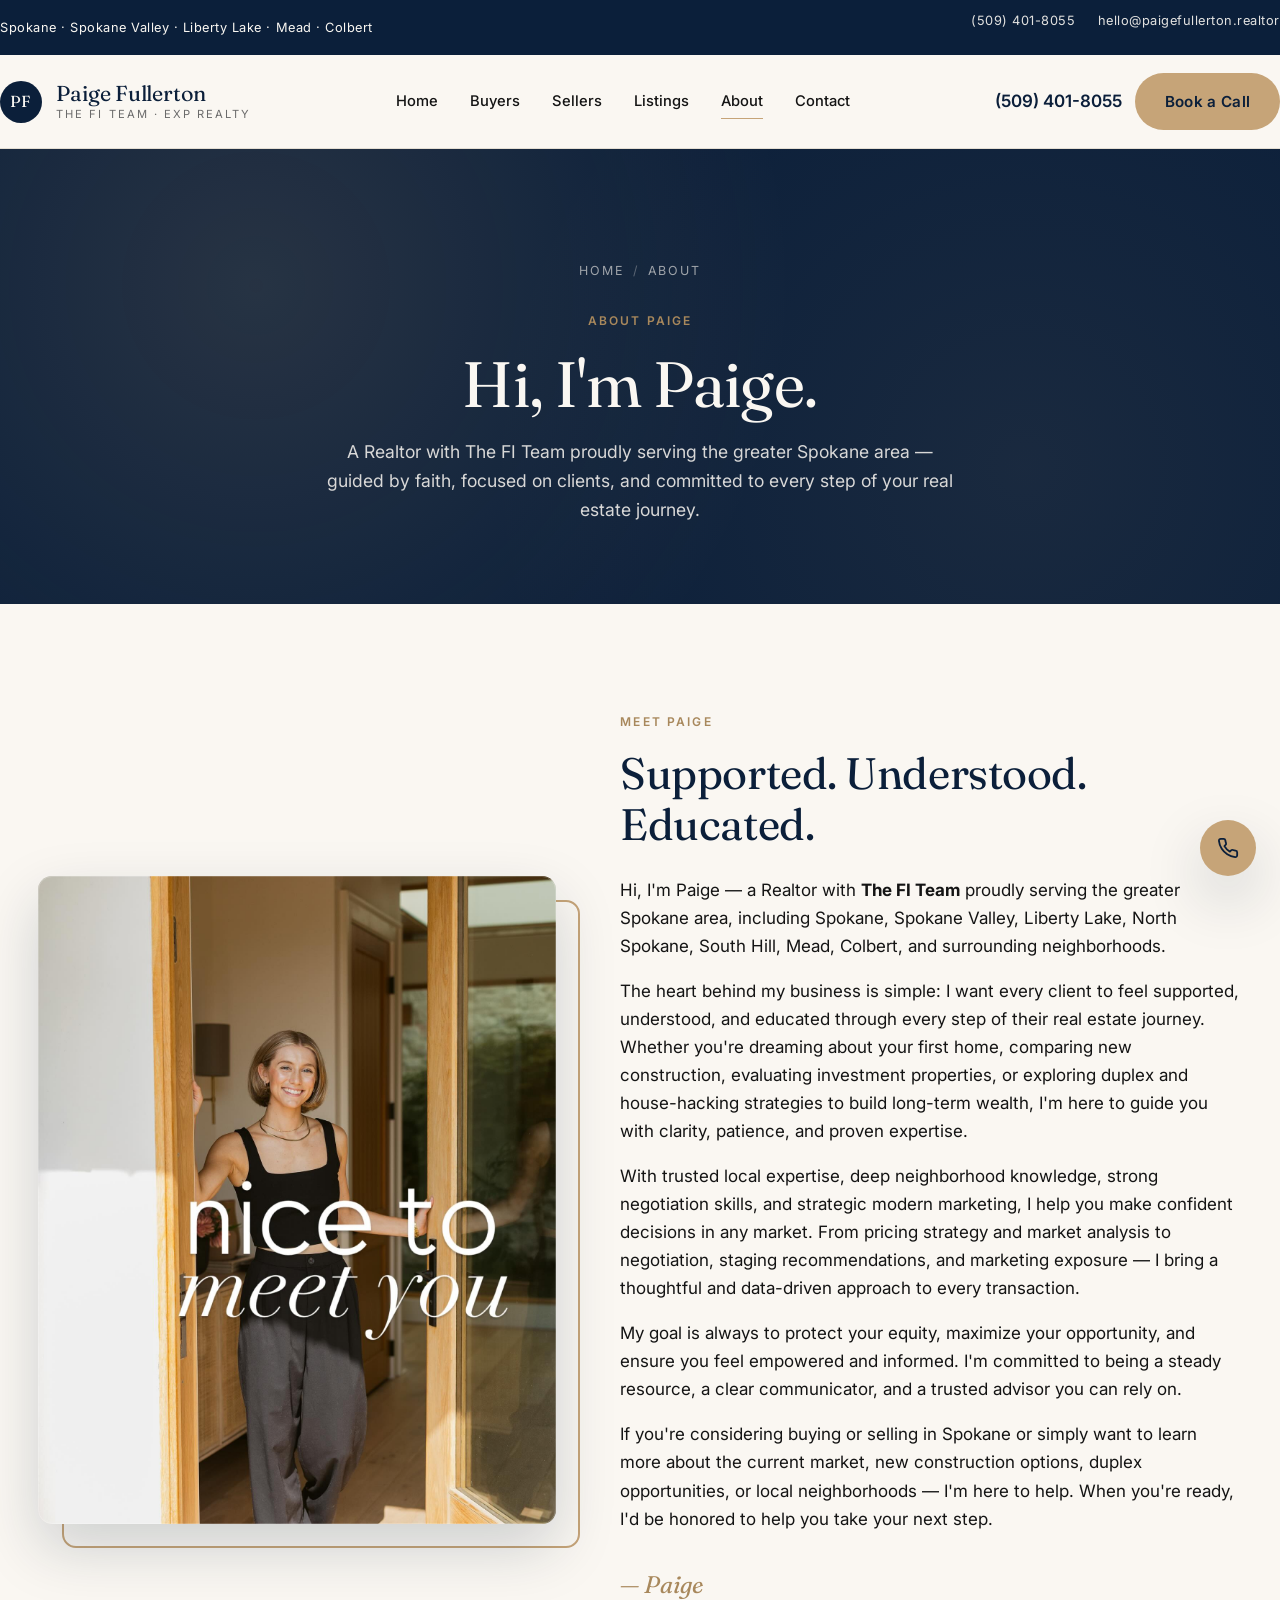
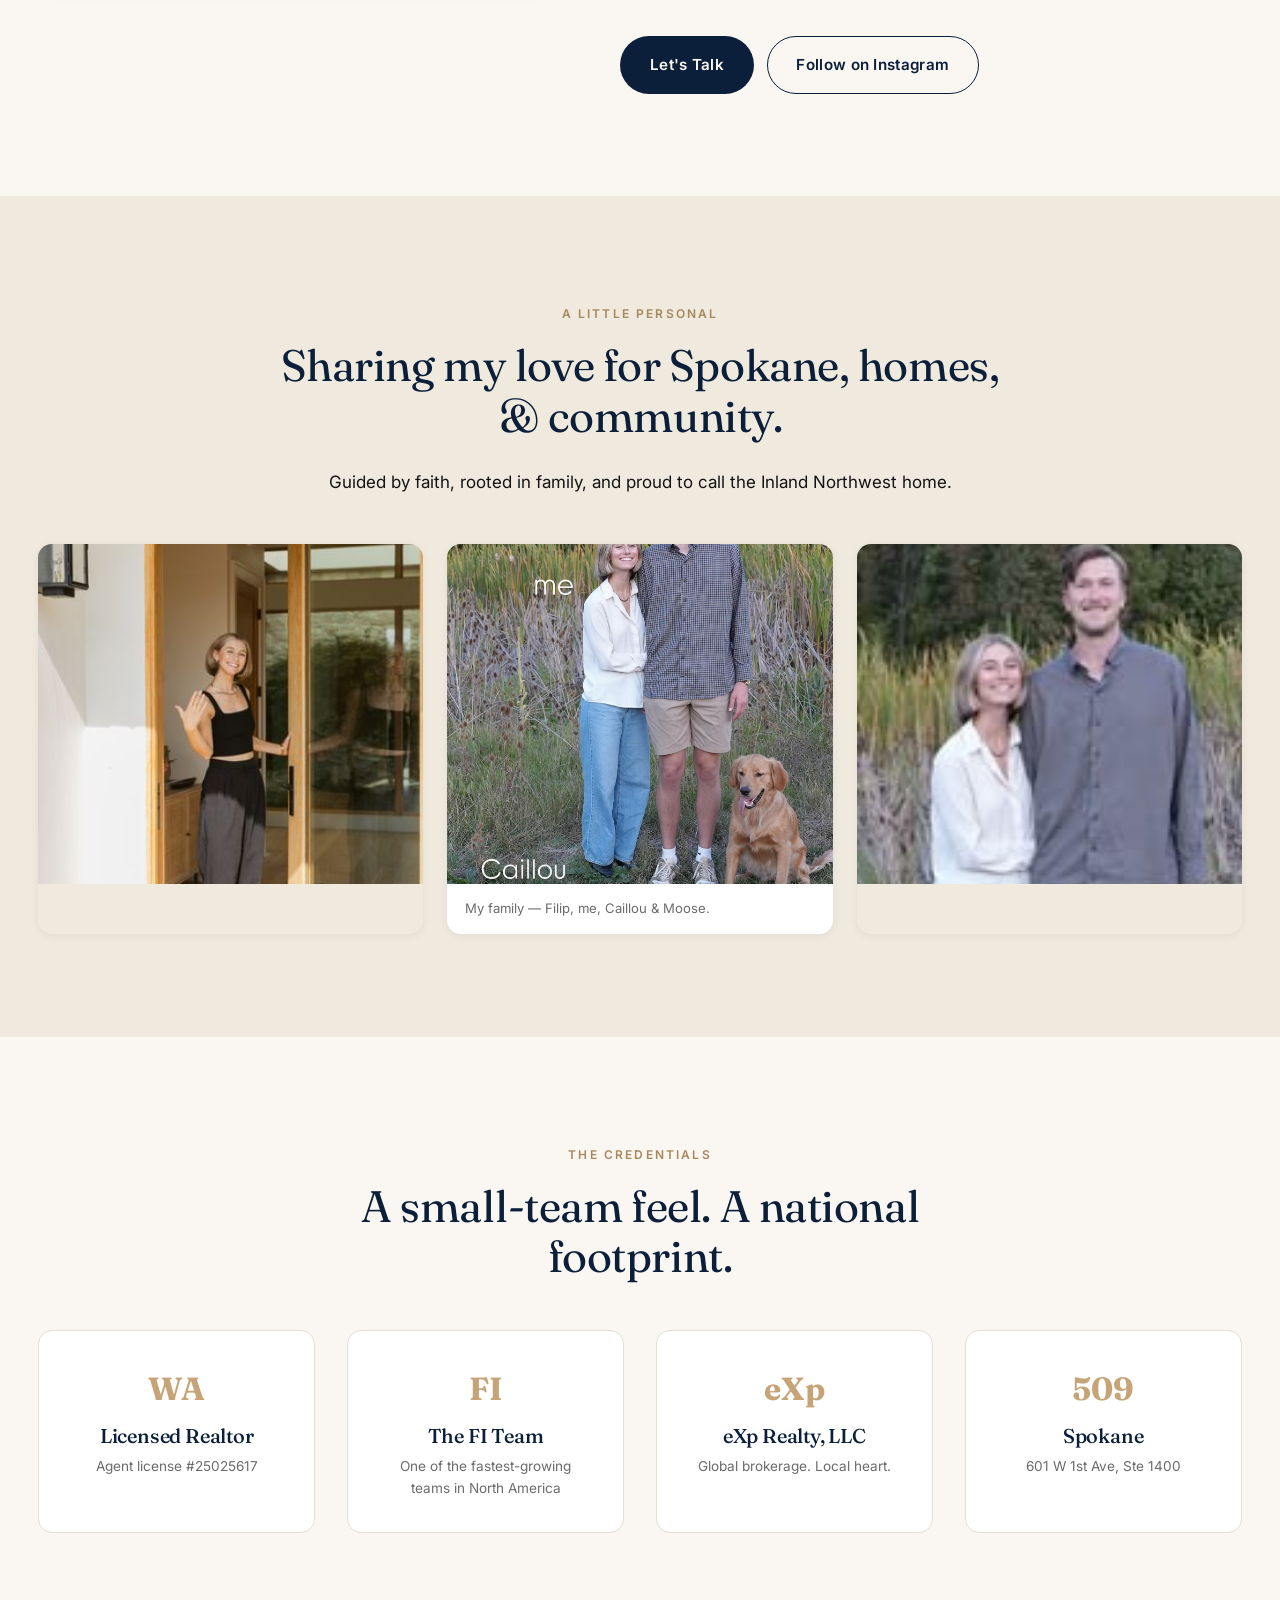
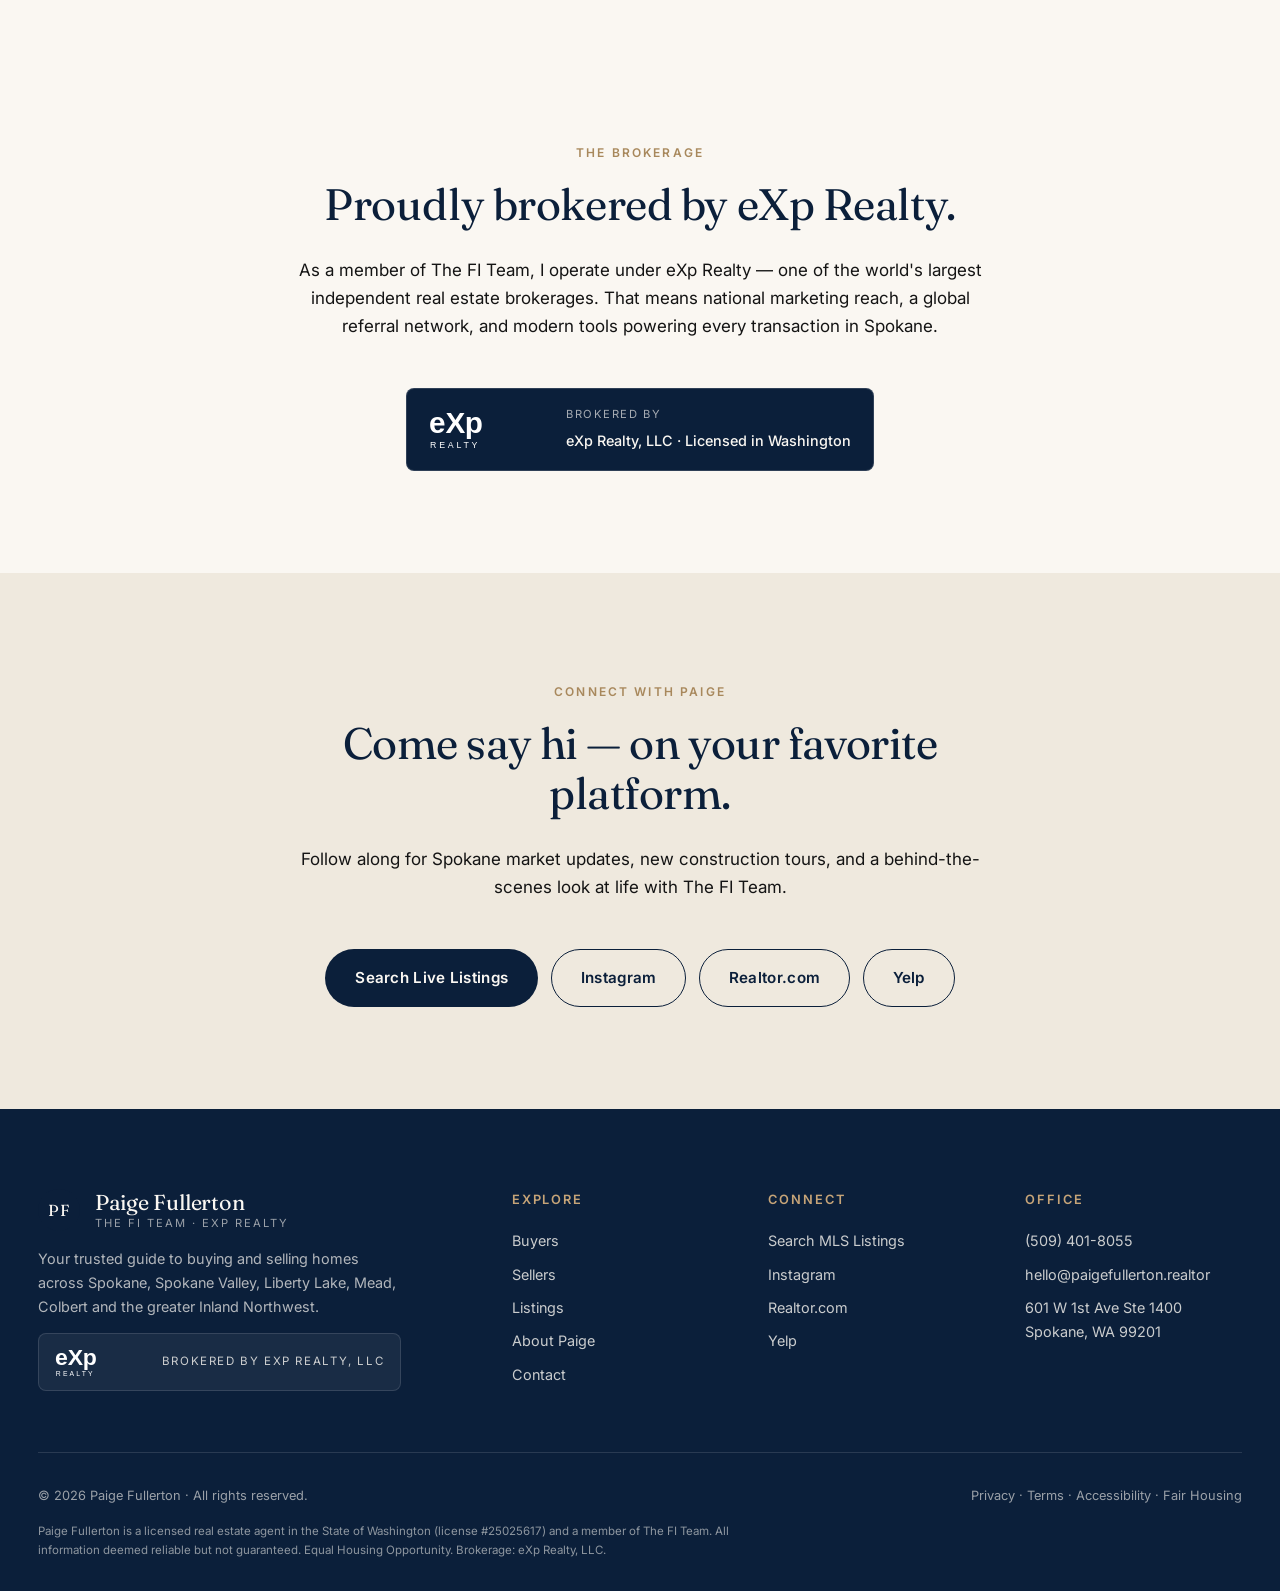
<file: about.html>
<!doctype html>
<html lang="en">
<head>
<meta charset="utf-8" />
<meta name="viewport" content="width=device-width,initial-scale=1" />
<title>About Paige Fullerton | Spokane Realtor · The FI Team at eXp Realty</title>
<meta name="description" content="Meet Paige Fullerton — a Washington-licensed Realtor (#25025617) with The FI Team at eXp Realty, proudly serving the greater Spokane area. Guided by faith, committed to clients, and focused on every step of your real estate journey." />
<link rel="canonical" href="https://di14mehdi8.github.io/paige-fullerton-site/about.html" />
<meta property="og:title" content="About Paige Fullerton — Spokane Realtor" />
<meta property="og:description" content="Meet your Spokane Realtor with The FI Team at eXp Realty." />
<meta property="og:image" content="https://di14mehdi8.github.io/paige-fullerton-site/assets/images/paige-hero.jpg" />
<meta name="robots" content="index, follow" />
<link rel="preconnect" href="https://fonts.googleapis.com" />
<link rel="preconnect" href="https://fonts.gstatic.com" crossorigin />
<link href="https://fonts.googleapis.com/css2?family=Fraunces:ital,opsz,wght@0,9..144,300..500;1,9..144,300..500&family=Inter:wght@400;500;600;700&display=swap" rel="stylesheet" />
<link rel="stylesheet" href="css/styles.css?v=3" />
<script type="application/ld+json">
{
  "@context": "https://schema.org",
  "@type": "BreadcrumbList",
  "itemListElement": [
    {"@type": "ListItem", "position": 1, "name": "Home", "item": "https://di14mehdi8.github.io/paige-fullerton-site/"},
    {"@type": "ListItem", "position": 2, "name": "About", "item": "https://di14mehdi8.github.io/paige-fullerton-site/about.html"}
  ]
}
</script>
<script type="application/ld+json">
{
  "@context": "https://schema.org",
  "@type": "Person",
  "name": "Paige Fullerton",
  "image": "https://di14mehdi8.github.io/paige-fullerton-site/assets/images/paige-headshot.jpg",
  "jobTitle": "Real Estate Agent",
  "memberOf": {"@type":"Organization","name":"The FI Team"},
  "worksFor": {"@type":"Organization","name":"eXp Realty, LLC","url":"https://www.exprealty.com/"},
  "telephone": "+1-509-401-8055",
  "email": "hello@paigefullerton.realtor",
  "hasCredential": {
    "@type": "EducationalOccupationalCredential",
    "credentialCategory": "license",
    "identifier": "25025617",
    "recognizedBy": {"@type":"Organization","name":"Washington State Department of Licensing"}
  },
  "address": {
    "@type":"PostalAddress",
    "streetAddress":"601 W 1st Ave Ste 1400",
    "addressLocality":"Spokane",
    "addressRegion":"WA",
    "postalCode":"99201",
    "addressCountry":"US"
  },
  "sameAs": [
    "https://www.instagram.com/paigefullerton.realtor/",
    "https://www.realtor.com/realestateagents/69431c8e93b775f14935ef89",
    "https://www.yelp.com/biz/paige-fullerton-realtor-spokane"
  ]
}
</script>
</head>
<body>
<div class="topbar">
  <div class="container topbar-inner">
    <div>Spokane · Spokane Valley · Liberty Lake · Mead · Colbert</div>
    <div class="topbar-right">
      <a href="tel:+15094018055">(509) 401-8055</a>
      <a href="mailto:hello@paigefullerton.realtor">hello@paigefullerton.realtor</a>
    </div>
  </div>
</div>
<header class="site-header">
  <div class="container site-header-inner">
    <a class="brand" href="index.html"><span class="brand-mark" aria-hidden="true">PF</span><span class="brand-text">Paige Fullerton<small>The FI Team · eXp Realty</small></span></a>
    <nav class="primary-nav" id="primary-nav" aria-label="Primary">
      <ul>
        <li><a href="index.html">Home</a></li>
        <li><a href="buyers.html">Buyers</a></li>
        <li><a href="sellers.html">Sellers</a></li>
        <li><a href="listings.html">Listings</a></li>
        <li><a href="about.html" aria-current="page">About</a></li>
        <li><a href="contact.html">Contact</a></li>
      </ul>
    </nav>
    <div class="header-cta">
      <a class="phone-link" href="tel:+15094018055">(509) 401-8055</a>
      <a class="btn btn-gold" href="contact.html">Book a Call</a>
      <button class="nav-toggle" id="nav-toggle" aria-expanded="false" aria-controls="primary-nav" aria-label="Toggle navigation"><span></span></button>
    </div>
  </div>
</header>

<section class="page-hero">
  <div class="container">
    <nav class="breadcrumbs" aria-label="Breadcrumb"><a href="index.html">Home</a><span>/</span>About</nav>
    <span class="eyebrow">About Paige</span>
    <h1>Hi, I'm Paige.</h1>
    <p>A Realtor with The FI Team proudly serving the greater Spokane area — guided by faith, focused on clients, and committed to every step of your real estate journey.</p>
  </div>
</section>

<section>
  <div class="container">
    <div class="about-grid">
      <div class="about-photo-frame reveal">
        <div class="about-photo" style="background-image: url('assets/images/paige-hero.jpg');" role="img" aria-label="Paige Fullerton, Spokane Realtor — nice to meet you"></div>
      </div>
      <div class="reveal">
        <span class="eyebrow">Meet Paige</span>
        <h2>Supported. Understood. Educated.</h2>
        <p>
          Hi, I'm Paige — a Realtor with <strong>The FI Team</strong> proudly serving the greater Spokane
          area, including Spokane, Spokane Valley, Liberty Lake, North Spokane, South Hill, Mead, Colbert,
          and surrounding neighborhoods.
        </p>
        <p>
          The heart behind my business is simple: I want every client to feel supported, understood,
          and educated through every step of their real estate journey. Whether you're dreaming about
          your first home, comparing new construction, evaluating investment properties, or exploring
          duplex and house-hacking strategies to build long-term wealth, I'm here to guide you with
          clarity, patience, and proven expertise.
        </p>
        <p>
          With trusted local expertise, deep neighborhood knowledge, strong negotiation skills, and
          strategic modern marketing, I help you make confident decisions in any market. From pricing
          strategy and market analysis to negotiation, staging recommendations, and marketing exposure —
          I bring a thoughtful and data-driven approach to every transaction.
        </p>
        <p>
          My goal is always to protect your equity, maximize your opportunity, and ensure you feel
          empowered and informed. I'm committed to being a steady resource, a clear communicator, and
          a trusted advisor you can rely on.
        </p>
        <p>
          If you're considering buying or selling in Spokane or simply want to learn more about the
          current market, new construction options, duplex opportunities, or local neighborhoods —
          I'm here to help. When you're ready, I'd be honored to help you take your next step.
        </p>

        <p class="signature" style="margin-top: 2rem;">— Paige</p>

        <div style="margin-top: 2rem; display: flex; gap: .8rem; flex-wrap: wrap;">
          <a class="btn btn-primary" href="contact.html">Let's Talk</a>
          <a class="btn btn-outline" href="https://www.instagram.com/paigefullerton.realtor/" target="_blank" rel="noopener">Follow on Instagram</a>
        </div>
      </div>
    </div>
  </div>
</section>

<section class="bg-cream-dark">
  <div class="container">
    <div class="section-header centered reveal">
      <span class="eyebrow">A Little Personal</span>
      <h2>Sharing my love for Spokane, homes, &amp; community.</h2>
      <p>Guided by faith, rooted in family, and proud to call the Inland Northwest home.</p>
    </div>
    <div style="display:grid; grid-template-columns:repeat(auto-fit, minmax(260px, 1fr)); gap:1.5rem; align-items:stretch;">
      <figure class="reveal" style="margin:0; border-radius: var(--radius-lg); overflow:hidden; box-shadow: var(--shadow-sm);">
        <img src="assets/images/paige-welcome.jpg" alt="Paige Fullerton welcoming you at the front door" loading="lazy" style="width:100%; height:340px; object-fit:cover; display:block;">
      </figure>
      <figure class="reveal" style="margin:0; border-radius: var(--radius-lg); overflow:hidden; box-shadow: var(--shadow-sm);">
        <img src="assets/images/paige-family.jpg" alt="Paige with her husband Filip and their dogs Caillou and Moose" loading="lazy" style="width:100%; height:340px; object-fit:cover; display:block;">
        <figcaption style="padding:.9rem 1.1rem; font-size:.82rem; color:var(--muted); background:var(--white);">My family — Filip, me, Caillou &amp; Moose.</figcaption>
      </figure>
      <figure class="reveal" style="margin:0; border-radius: var(--radius-lg); overflow:hidden; box-shadow: var(--shadow-sm);">
        <img src="assets/images/paige-filip.jpg" alt="Paige and Filip outdoors in Spokane" loading="lazy" style="width:100%; height:340px; object-fit:cover; display:block;">
      </figure>
    </div>
  </div>
</section>

<section>
  <div class="container">
    <div class="section-header centered reveal">
      <span class="eyebrow">The Credentials</span>
      <h2>A small-team feel. A national footprint.</h2>
    </div>
    <div class="steps" style="counter-reset: none;">
      <div class="step reveal" style="counter-increment: none; text-align: center;">
        <strong style="font-family: var(--serif); font-size: 2rem; color: var(--gold); display: block;">WA</strong>
        <h4 style="margin-top: .5rem;">Licensed Realtor</h4>
        <p style="font-size:.85rem;">Agent license #25025617</p>
      </div>
      <div class="step reveal" style="counter-increment: none; text-align: center;">
        <strong style="font-family: var(--serif); font-size: 2rem; color: var(--gold); display: block;">FI</strong>
        <h4 style="margin-top: .5rem;">The FI Team</h4>
        <p style="font-size:.85rem;">One of the fastest-growing teams in North America</p>
      </div>
      <div class="step reveal" style="counter-increment: none; text-align: center;">
        <strong style="font-family: var(--serif); font-size: 2rem; color: var(--gold); display: block;">eXp</strong>
        <h4 style="margin-top: .5rem;">eXp Realty, LLC</h4>
        <p style="font-size:.85rem;">Global brokerage. Local heart.</p>
      </div>
      <div class="step reveal" style="counter-increment: none; text-align: center;">
        <strong style="font-family: var(--serif); font-size: 2rem; color: var(--gold); display: block;">509</strong>
        <h4 style="margin-top: .5rem;">Spokane</h4>
        <p style="font-size:.85rem;">601 W 1st Ave, Ste 1400</p>
      </div>
    </div>
    <style>.step::before { content: none !important; }</style>
  </div>
</section>

<section>
  <div class="container">
    <div class="section-header centered reveal">
      <span class="eyebrow">The Brokerage</span>
      <h2>Proudly brokered by eXp Realty.</h2>
      <p>As a member of The FI Team, I operate under eXp Realty — one of the world's largest independent real estate brokerages. That means national marketing reach, a global referral network, and modern tools powering every transaction in Spokane.</p>
    </div>
    <div class="text-center reveal" style="margin-top: 2rem;">
      <a href="https://www.exprealty.com/" target="_blank" rel="noopener" class="exp-logo-wrap inverse" style="text-decoration:none;">
        <img class="exp-logo" src="assets/exp-realty-logo-light.svg" alt="eXp Realty" loading="lazy">
        <div style="text-align:left;">
          <small>Brokered by</small>
          <span>eXp Realty, LLC · Licensed in Washington</span>
        </div>
      </a>
    </div>
  </div>
</section>

<section class="bg-cream-dark">
  <div class="container">
    <div class="section-header centered reveal">
      <span class="eyebrow">Connect With Paige</span>
      <h2>Come say hi — on your favorite platform.</h2>
      <p>Follow along for Spokane market updates, new construction tours, and a behind-the-scenes look at life with The FI Team.</p>
    </div>
    <div class="text-center reveal" style="display:flex; gap:.8rem; justify-content:center; flex-wrap:wrap;">
      <a class="btn btn-primary" href="http://paige.inlandnorthwesthomes.com/" target="_blank" rel="noopener">Search Live Listings</a>
      <a class="btn btn-outline" href="https://www.instagram.com/paigefullerton.realtor/" target="_blank" rel="noopener">Instagram</a>
      <a class="btn btn-outline" href="https://www.realtor.com/realestateagents/69431c8e93b775f14935ef89" target="_blank" rel="noopener">Realtor.com</a>
      <a class="btn btn-outline" href="https://www.yelp.com/biz/paige-fullerton-realtor-spokane" target="_blank" rel="noopener">Yelp</a>
    </div>
  </div>
</section>

<footer class="site-footer">
  <div class="container">
    <div class="footer-grid">
      <div class="footer-brand">
        <a class="brand" href="index.html"><span class="brand-mark" aria-hidden="true">PF</span><span class="brand-text">Paige Fullerton<small>The FI Team · eXp Realty</small></span></a>
        <p>Your trusted guide to buying and selling homes across Spokane, Spokane Valley, Liberty Lake, Mead, Colbert and the greater Inland Northwest.</p>
        <div class="exp-badge"><img class="exp-logo" src="assets/exp-realty-logo-light.svg" alt="eXp Realty" loading="lazy"><span>Brokered by eXp Realty, LLC</span></div>
      </div>
      <div><h5>Explore</h5><ul><li><a href="buyers.html">Buyers</a></li><li><a href="sellers.html">Sellers</a></li><li><a href="listings.html">Listings</a></li><li><a href="about.html">About Paige</a></li><li><a href="contact.html">Contact</a></li></ul></div>
      <div><h5>Connect</h5><ul><li><a href="http://paige.inlandnorthwesthomes.com/" target="_blank" rel="noopener">Search MLS Listings</a></li><li><a href="https://www.instagram.com/paigefullerton.realtor/" target="_blank" rel="noopener">Instagram</a></li><li><a href="https://www.realtor.com/realestateagents/69431c8e93b775f14935ef89" target="_blank" rel="noopener">Realtor.com</a></li><li><a href="https://www.yelp.com/biz/paige-fullerton-realtor-spokane" target="_blank" rel="noopener">Yelp</a></li></ul></div>
      <div><h5>Office</h5><ul><li><a href="tel:+15094018055">(509) 401-8055</a></li><li><a href="mailto:hello@paigefullerton.realtor">hello@paigefullerton.realtor</a></li><li>601 W 1st Ave Ste 1400<br>Spokane, WA 99201</li></ul></div>
    </div>
    <div class="footer-bottom"><div>© <span id="year">2026</span> Paige Fullerton · All rights reserved.</div><div>Privacy · Terms · Accessibility · Fair Housing</div></div>
    <p class="footer-disclaimer">Paige Fullerton is a licensed real estate agent in the State of Washington (license #25025617) and a member of The FI Team. All information deemed reliable but not guaranteed. Equal Housing Opportunity. Brokerage: eXp Realty, LLC.</p>
  </div>
</footer>
<a href="tel:+15094018055" class="float-call" aria-label="Call Paige"><svg width="22" height="22" viewBox="0 0 24 24" fill="none" stroke="currentColor" stroke-width="2" stroke-linecap="round" stroke-linejoin="round"><path d="M22 16.92v3a2 2 0 0 1-2.18 2 19.79 19.79 0 0 1-8.63-3.07 19.5 19.5 0 0 1-6-6 19.79 19.79 0 0 1-3.07-8.67A2 2 0 0 1 4.11 2h3a2 2 0 0 1 2 1.72c.13.96.36 1.9.7 2.81a2 2 0 0 1-.45 2.11L8.09 9.91a16 16 0 0 0 6 6l1.27-1.27a2 2 0 0 1 2.11-.45c.91.34 1.85.57 2.81.7A2 2 0 0 1 22 16.92z"/></svg></a>
<script src="js/main.js" defer></script>
</body>
</html>
</file>
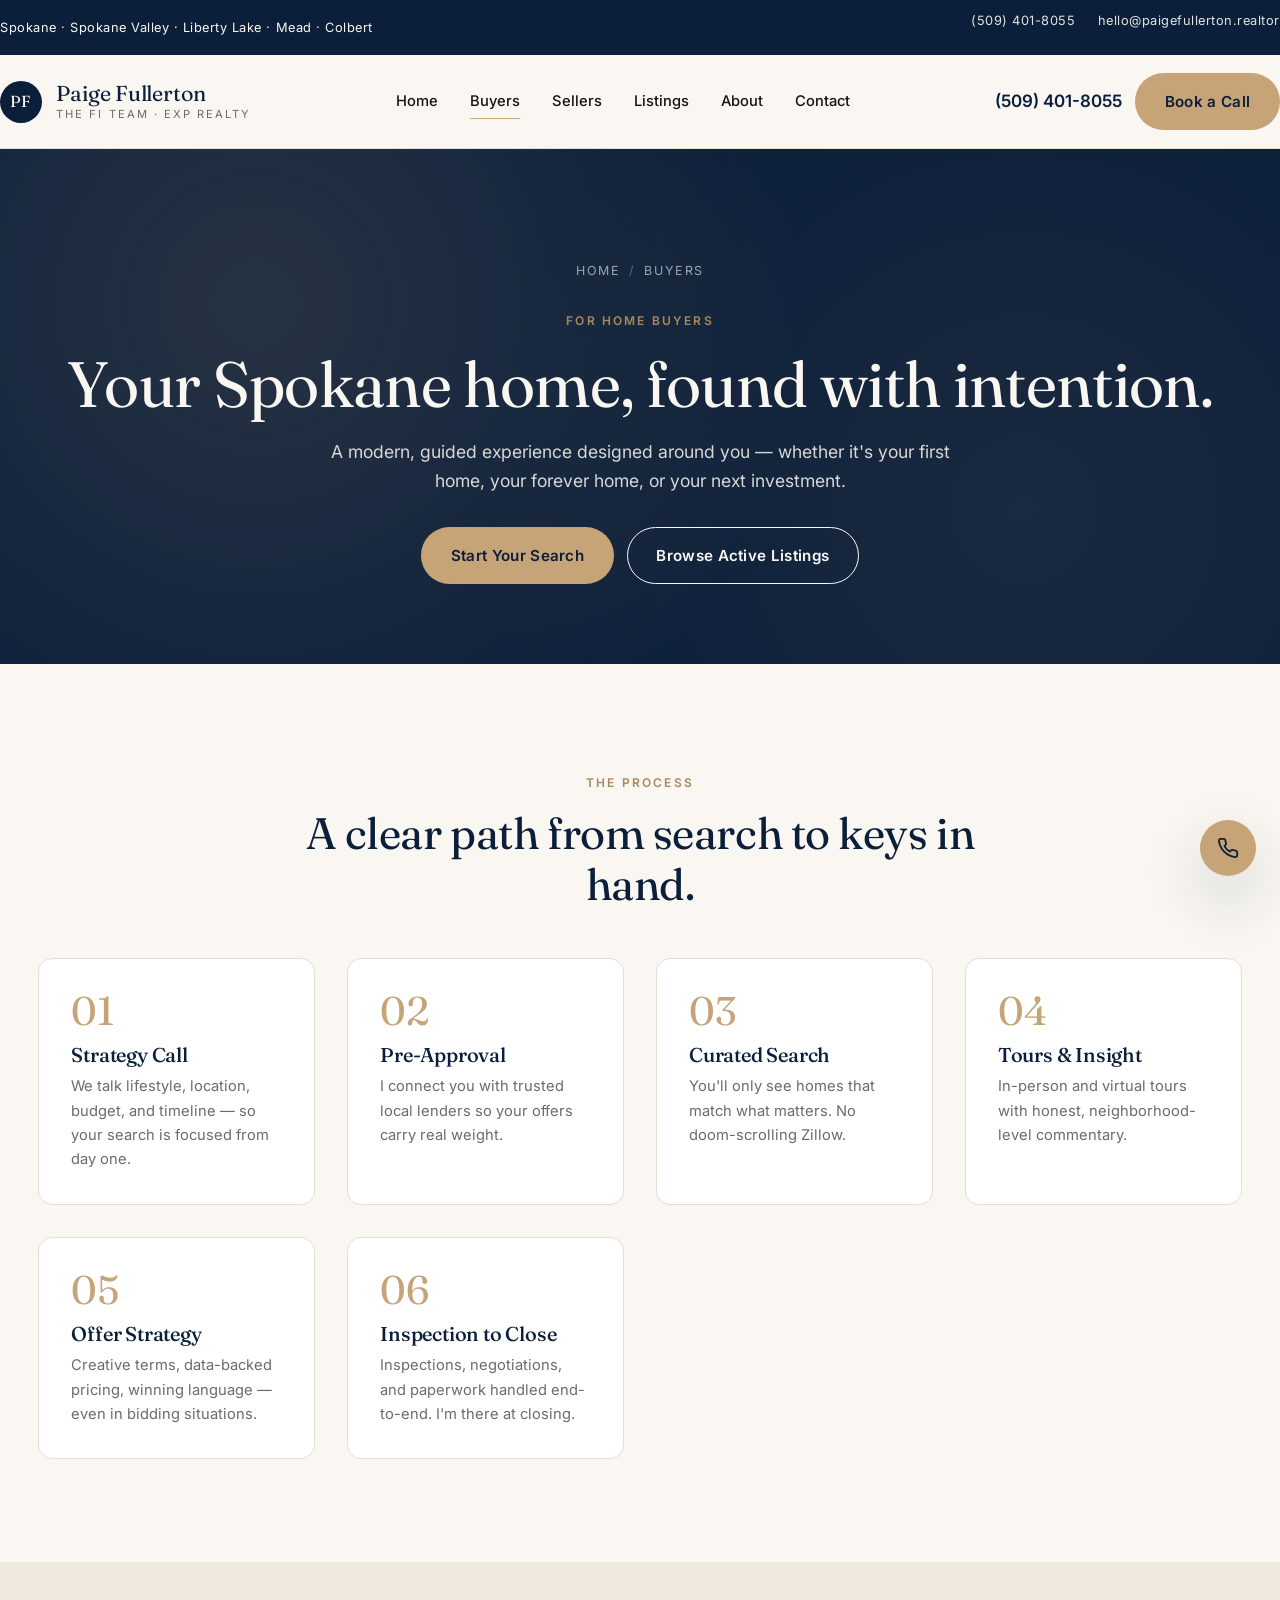
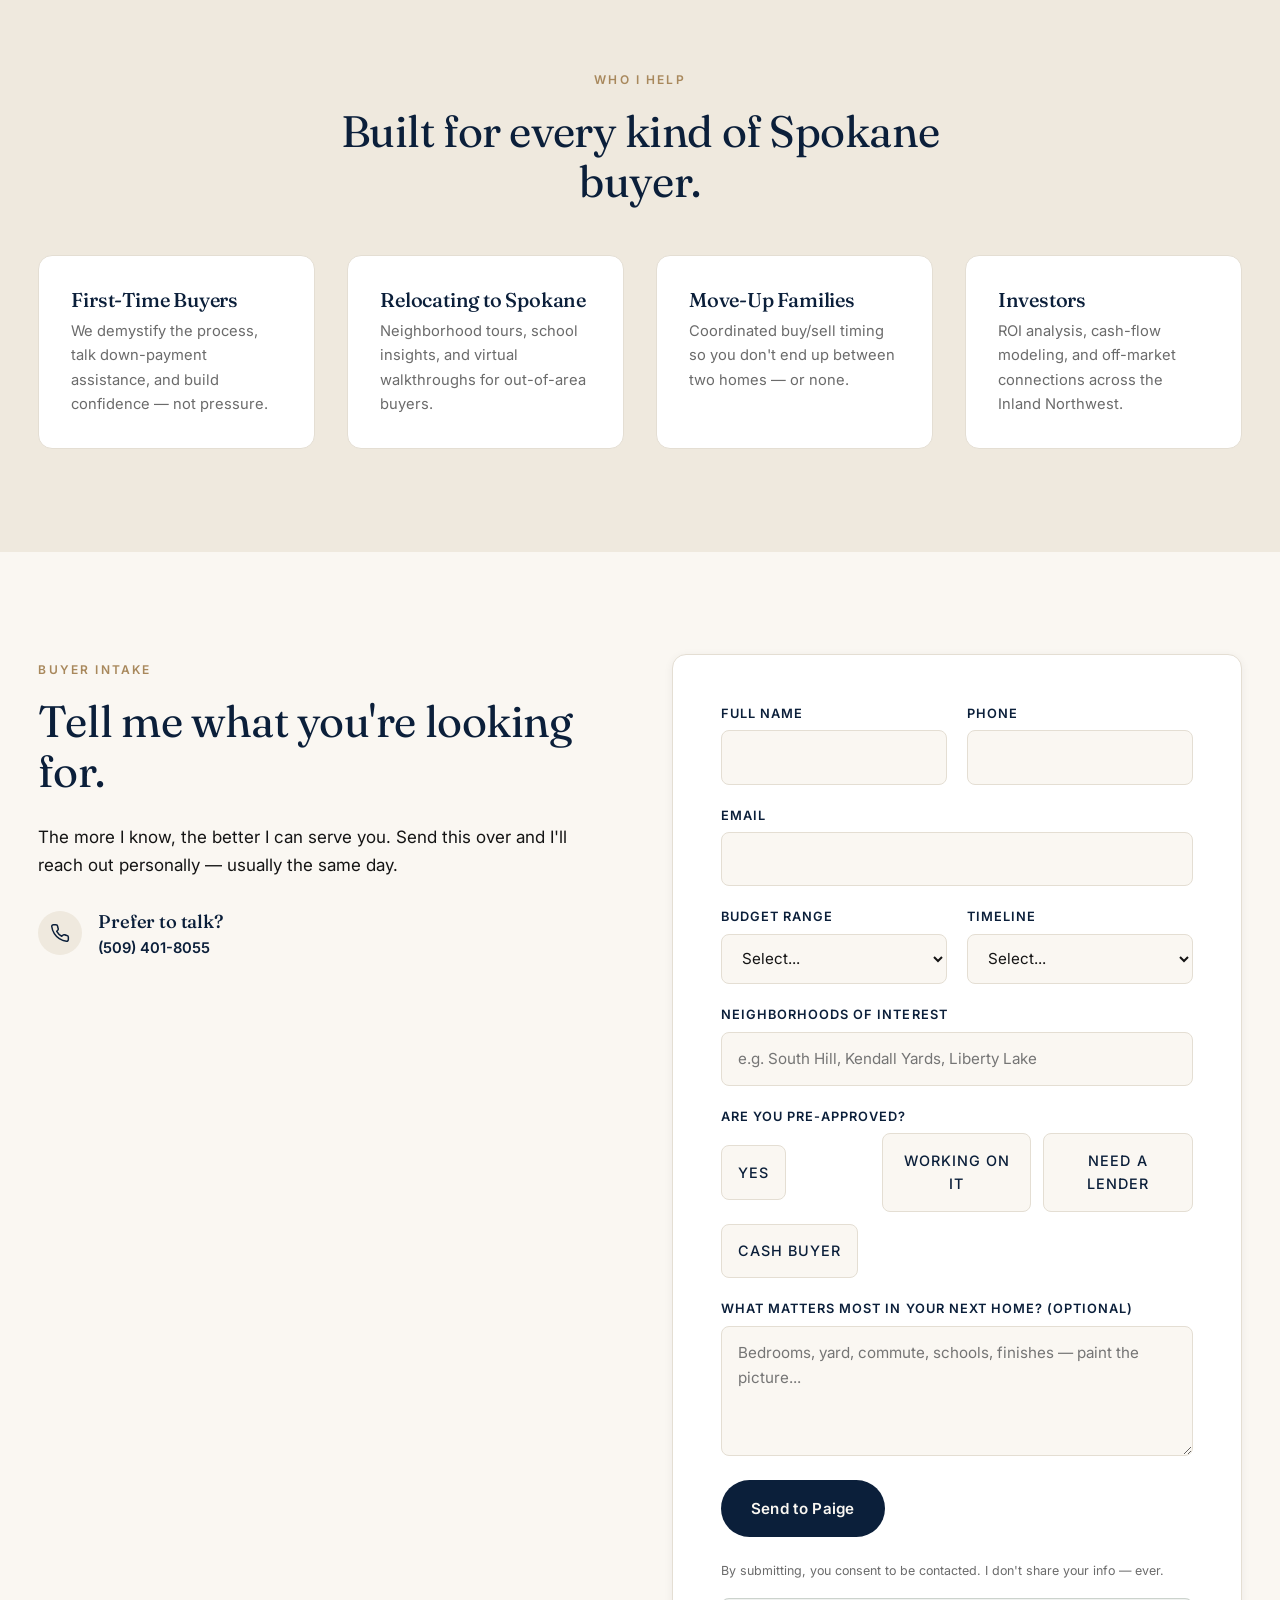
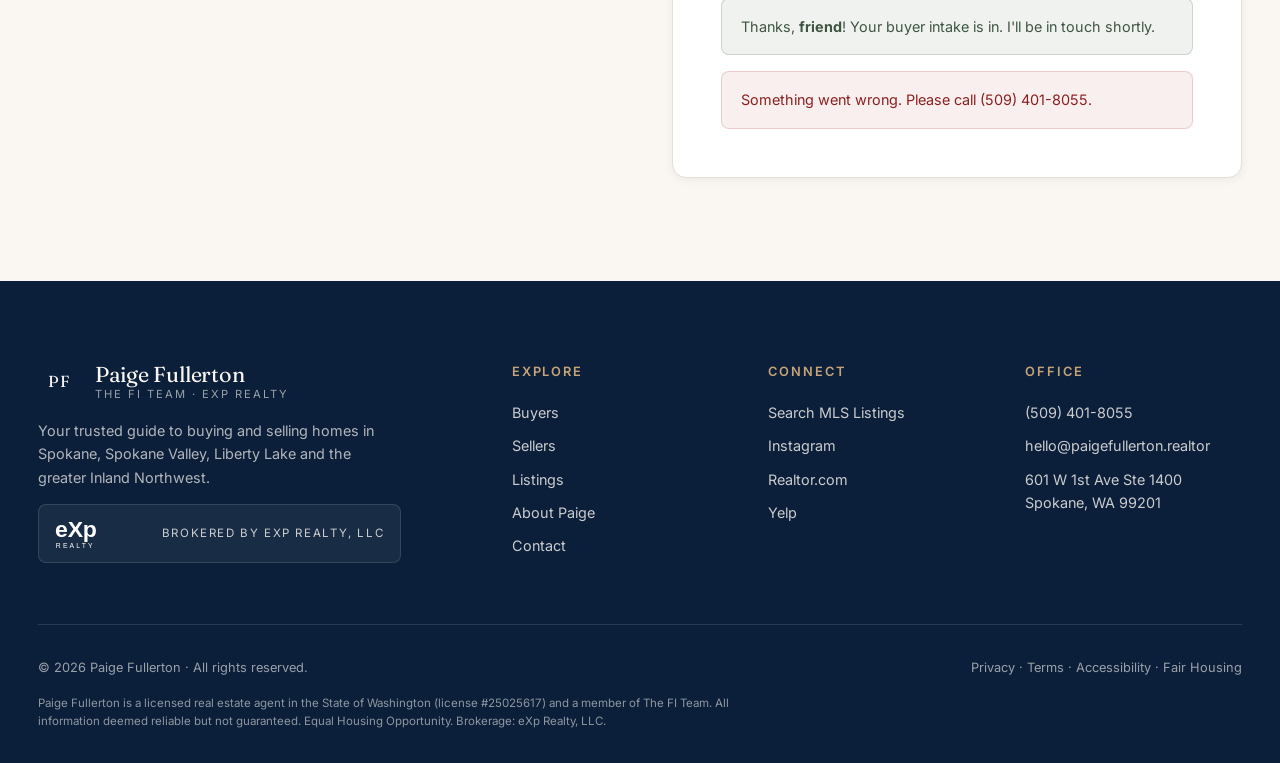
<file: buyers.html>
<!doctype html>
<html lang="en">
<head>
<meta charset="utf-8" />
<meta name="viewport" content="width=device-width,initial-scale=1" />
<title>Buying a Home in Spokane | Paige Fullerton, eXp Realty</title>
<meta name="description" content="A guided, modern home buying experience in Spokane, WA. From pre-approval to closing — first-time buyers, relocators, and luxury buyers welcome. Call Paige Fullerton at (509) 401-8055." />
<link rel="canonical" href="https://di14mehdi8.github.io/paige-fullerton-site/buyers.html" />
<meta property="og:title" content="Buying a Home in Spokane | Paige Fullerton" />
<meta property="og:description" content="Your complete buyer journey in Spokane — from pre-approval through the closing table." />
<meta property="og:url" content="https://di14mehdi8.github.io/paige-fullerton-site/buyers.html" />
<meta property="og:image" content="https://di14mehdi8.github.io/paige-fullerton-site/assets/images/paige-headshot.jpg" />
<meta name="robots" content="index, follow" />
<link rel="preconnect" href="https://fonts.googleapis.com" />
<link rel="preconnect" href="https://fonts.gstatic.com" crossorigin />
<link href="https://fonts.googleapis.com/css2?family=Fraunces:ital,opsz,wght@0,9..144,300..500;1,9..144,300..500&family=Inter:wght@400;500;600;700&display=swap" rel="stylesheet" />
<link rel="stylesheet" href="css/styles.css?v=3" />

<script type="application/ld+json">
{
  "@context": "https://schema.org",
  "@type": "BreadcrumbList",
  "itemListElement": [
    {"@type": "ListItem", "position": 1, "name": "Home", "item": "https://di14mehdi8.github.io/paige-fullerton-site/"},
    {"@type": "ListItem", "position": 2, "name": "Buyers", "item": "https://di14mehdi8.github.io/paige-fullerton-site/buyers.html"}
  ]
}
</script>
<script type="application/ld+json">
{
  "@context": "https://schema.org",
  "@type": "FAQPage",
  "mainEntity": [
    {"@type":"Question","name":"How much do I need for a down payment in Spokane?","acceptedAnswer":{"@type":"Answer","text":"Down payment minimums range from 0% for eligible VA/USDA buyers to 3% for many conventional first-time buyer programs. Washington State also offers down payment assistance through the WSHFC Home Advantage and House Key programs."}},
    {"@type":"Question","name":"How long does it take to buy a home in Spokane?","acceptedAnswer":{"@type":"Answer","text":"From pre-approval to closing, most Spokane buyers complete the process in 30 to 60 days once they are under contract. Finding the right home can take anywhere from a few weeks to a few months depending on your criteria."}},
    {"@type":"Question","name":"Should I get pre-approved before looking at homes?","acceptedAnswer":{"@type":"Answer","text":"Yes. A pre-approval letter strengthens your offers, sets clear expectations on your budget, and is expected by most Spokane listing agents before showings."}}
  ]
}
</script>
</head>
<body>
<div class="topbar">
  <div class="container topbar-inner">
    <div>Spokane · Spokane Valley · Liberty Lake · Mead · Colbert</div>
    <div class="topbar-right">
      <a href="tel:+15094018055">(509) 401-8055</a>
      <a href="mailto:hello@paigefullerton.realtor">hello@paigefullerton.realtor</a>
    </div>
  </div>
</div>
<header class="site-header">
  <div class="container site-header-inner">
    <a class="brand" href="index.html"><span class="brand-mark" aria-hidden="true">PF</span><span class="brand-text">Paige Fullerton<small>The FI Team · eXp Realty</small></span></a>
    <nav class="primary-nav" id="primary-nav" aria-label="Primary">
      <ul>
        <li><a href="index.html">Home</a></li>
        <li><a href="buyers.html" aria-current="page">Buyers</a></li>
        <li><a href="sellers.html">Sellers</a></li>
        <li><a href="listings.html">Listings</a></li>
        <li><a href="about.html">About</a></li>
        <li><a href="contact.html">Contact</a></li>
      </ul>
    </nav>
    <div class="header-cta">
      <a class="phone-link" href="tel:+15094018055">(509) 401-8055</a>
      <a class="btn btn-gold" href="contact.html">Book a Call</a>
      <button class="nav-toggle" id="nav-toggle" aria-expanded="false" aria-controls="primary-nav" aria-label="Toggle navigation"><span></span></button>
    </div>
  </div>
</header>

<section class="page-hero">
  <div class="container">
    <nav class="breadcrumbs" aria-label="Breadcrumb"><a href="index.html">Home</a><span>/</span>Buyers</nav>
    <span class="eyebrow">For Home Buyers</span>
    <h1>Your Spokane home, found with intention.</h1>
    <p>A modern, guided experience designed around you — whether it's your first home, your forever home, or your next investment.</p>
    <div style="margin-top: 2rem; display: flex; gap: .8rem; justify-content: center; flex-wrap: wrap;">
      <a class="btn btn-gold" href="#intake">Start Your Search</a>
      <a class="btn btn-outline-light" href="listings.html">Browse Active Listings</a>
    </div>
  </div>
</section>

<section>
  <div class="container">
    <div class="section-header centered reveal">
      <span class="eyebrow">The Process</span>
      <h2>A clear path from search to keys in hand.</h2>
    </div>
    <div class="steps">
      <div class="step reveal"><h4>Strategy Call</h4><p>We talk lifestyle, location, budget, and timeline — so your search is focused from day one.</p></div>
      <div class="step reveal"><h4>Pre-Approval</h4><p>I connect you with trusted local lenders so your offers carry real weight.</p></div>
      <div class="step reveal"><h4>Curated Search</h4><p>You'll only see homes that match what matters. No doom-scrolling Zillow.</p></div>
      <div class="step reveal"><h4>Tours & Insight</h4><p>In-person and virtual tours with honest, neighborhood-level commentary.</p></div>
      <div class="step reveal"><h4>Offer Strategy</h4><p>Creative terms, data-backed pricing, winning language — even in bidding situations.</p></div>
      <div class="step reveal"><h4>Inspection to Close</h4><p>Inspections, negotiations, and paperwork handled end-to-end. I'm there at closing.</p></div>
    </div>
  </div>
</section>

<section class="bg-cream-dark">
  <div class="container">
    <div class="section-header centered reveal">
      <span class="eyebrow">Who I Help</span>
      <h2>Built for every kind of Spokane buyer.</h2>
    </div>
    <div class="steps" style="counter-reset: none;">
      <div class="step reveal" style="counter-increment: none;"><h4 style="margin-top:0;">First-Time Buyers</h4><p>We demystify the process, talk down-payment assistance, and build confidence — not pressure.</p></div>
      <div class="step reveal" style="counter-increment: none;"><h4 style="margin-top:0;">Relocating to Spokane</h4><p>Neighborhood tours, school insights, and virtual walkthroughs for out-of-area buyers.</p></div>
      <div class="step reveal" style="counter-increment: none;"><h4 style="margin-top:0;">Move-Up Families</h4><p>Coordinated buy/sell timing so you don't end up between two homes — or none.</p></div>
      <div class="step reveal" style="counter-increment: none;"><h4 style="margin-top:0;">Investors</h4><p>ROI analysis, cash-flow modeling, and off-market connections across the Inland Northwest.</p></div>
    </div>
    <style>
      .bg-cream-dark .step::before { content: none !important; }
    </style>
  </div>
</section>

<section id="intake" aria-labelledby="intake-title">
  <div class="container">
    <div class="split">
      <div class="reveal">
        <span class="eyebrow">Buyer Intake</span>
        <h2 id="intake-title">Tell me what you're looking for.</h2>
        <p>The more I know, the better I can serve you. Send this over and I'll reach out personally — usually the same day.</p>
        <div class="contact-info" style="margin-top:2rem;">
          <div class="contact-item">
            <div class="icon" aria-hidden="true"><svg width="20" height="20" viewBox="0 0 24 24" fill="none" stroke="currentColor" stroke-width="1.8" stroke-linecap="round" stroke-linejoin="round"><path d="M22 16.92v3a2 2 0 0 1-2.18 2 19.79 19.79 0 0 1-8.63-3.07 19.5 19.5 0 0 1-6-6 19.79 19.79 0 0 1-3.07-8.67A2 2 0 0 1 4.11 2h3a2 2 0 0 1 2 1.72c.13.96.36 1.9.7 2.81a2 2 0 0 1-.45 2.11L8.09 9.91a16 16 0 0 0 6 6l1.27-1.27a2 2 0 0 1 2.11-.45c.91.34 1.85.57 2.81.7A2 2 0 0 1 22 16.92z"/></svg></div>
            <div><h4>Prefer to talk?</h4><p><a href="tel:+15094018055">(509) 401-8055</a></p></div>
          </div>
        </div>
      </div>
      <div class="form-card reveal">
        <form id="intake-form" data-type="buyer" novalidate>
          <input type="hidden" name="intent" value="buying">
          <div class="form-grid">
            <div class="form-row"><label for="b-name">Full name</label><input id="b-name" name="name" type="text" autocomplete="name" required></div>
            <div class="form-row"><label for="b-phone">Phone</label><input id="b-phone" name="phone" type="tel" autocomplete="tel"></div>
            <div class="form-row full"><label for="b-email">Email</label><input id="b-email" name="email" type="email" autocomplete="email" required></div>
            <div class="form-row"><label for="b-budget">Budget range</label>
              <select id="b-budget" name="budget">
                <option value="">Select...</option>
                <option>Under $350k</option>
                <option>$350k – $500k</option>
                <option>$500k – $750k</option>
                <option>$750k – $1M</option>
                <option>$1M+</option>
                <option>Not sure yet</option>
              </select>
            </div>
            <div class="form-row"><label for="b-timeline">Timeline</label>
              <select id="b-timeline" name="timeline">
                <option value="">Select...</option>
                <option>Ready now</option>
                <option>1–3 months</option>
                <option>3–6 months</option>
                <option>6–12 months</option>
                <option>Just researching</option>
              </select>
            </div>
            <div class="form-row full"><label for="b-area">Neighborhoods of interest</label>
              <input id="b-area" name="area" type="text" placeholder="e.g. South Hill, Kendall Yards, Liberty Lake">
            </div>
            <div class="form-row full"><label for="b-preapproved">Are you pre-approved?</label>
              <div class="radio-group">
                <label class="radio-pill"><input type="radio" name="preapproved" value="yes"><span>Yes</span></label>
                <label class="radio-pill"><input type="radio" name="preapproved" value="working-on-it"><span>Working on it</span></label>
                <label class="radio-pill"><input type="radio" name="preapproved" value="need-lender"><span>Need a lender</span></label>
                <label class="radio-pill"><input type="radio" name="preapproved" value="cash"><span>Cash buyer</span></label>
              </div>
            </div>
            <div class="form-row full"><label for="b-message">What matters most in your next home? (optional)</label>
              <textarea id="b-message" name="message" placeholder="Bedrooms, yard, commute, schools, finishes — paint the picture..."></textarea>
            </div>
          </div>
          <div style="margin-top:1.5rem; display:flex; gap:1rem; align-items:center; flex-wrap:wrap;">
            <button type="submit" class="btn btn-primary">Send to Paige</button>
            <p class="consent">By submitting, you consent to be contacted. I don't share your info — ever.</p>
          </div>
          <div class="form-status success" id="form-success">Thanks, <strong data-name>friend</strong>! Your buyer intake is in. I'll be in touch shortly.</div>
          <div class="form-status error" id="form-error">Something went wrong. Please call <a href="tel:+15094018055">(509) 401-8055</a>.</div>
        </form>
      </div>
    </div>
  </div>
</section>

<footer class="site-footer">
  <div class="container">
    <div class="footer-grid">
      <div class="footer-brand">
        <a class="brand" href="index.html"><span class="brand-mark" aria-hidden="true">PF</span><span class="brand-text">Paige Fullerton<small>The FI Team · eXp Realty</small></span></a>
        <p>Your trusted guide to buying and selling homes in Spokane, Spokane Valley, Liberty Lake and the greater Inland Northwest.</p>
        <div class="exp-badge"><img class="exp-logo" src="assets/exp-realty-logo-light.svg" alt="eXp Realty" loading="lazy"><span>Brokered by eXp Realty, LLC</span></div>
      </div>
      <div><h5>Explore</h5><ul><li><a href="buyers.html">Buyers</a></li><li><a href="sellers.html">Sellers</a></li><li><a href="listings.html">Listings</a></li><li><a href="about.html">About Paige</a></li><li><a href="contact.html">Contact</a></li></ul></div>
      <div><h5>Connect</h5><ul><li><a href="http://paige.inlandnorthwesthomes.com/" target="_blank" rel="noopener">Search MLS Listings</a></li><li><a href="https://www.instagram.com/paigefullerton.realtor/" target="_blank" rel="noopener">Instagram</a></li><li><a href="https://www.realtor.com/realestateagents/69431c8e93b775f14935ef89" target="_blank" rel="noopener">Realtor.com</a></li><li><a href="https://www.yelp.com/biz/paige-fullerton-realtor-spokane" target="_blank" rel="noopener">Yelp</a></li></ul></div>
      <div><h5>Office</h5><ul><li><a href="tel:+15094018055">(509) 401-8055</a></li><li><a href="mailto:hello@paigefullerton.realtor">hello@paigefullerton.realtor</a></li><li>601 W 1st Ave Ste 1400<br>Spokane, WA 99201</li></ul></div>
    </div>
    <div class="footer-bottom"><div>© <span id="year">2026</span> Paige Fullerton · All rights reserved.</div><div>Privacy · Terms · Accessibility · Fair Housing</div></div>
    <p class="footer-disclaimer">Paige Fullerton is a licensed real estate agent in the State of Washington (license #25025617) and a member of The FI Team. All information deemed reliable but not guaranteed. Equal Housing Opportunity. Brokerage: eXp Realty, LLC.</p>
  </div>
</footer>
<a href="tel:+15094018055" class="float-call" aria-label="Call Paige"><svg width="22" height="22" viewBox="0 0 24 24" fill="none" stroke="currentColor" stroke-width="2" stroke-linecap="round" stroke-linejoin="round"><path d="M22 16.92v3a2 2 0 0 1-2.18 2 19.79 19.79 0 0 1-8.63-3.07 19.5 19.5 0 0 1-6-6 19.79 19.79 0 0 1-3.07-8.67A2 2 0 0 1 4.11 2h3a2 2 0 0 1 2 1.72c.13.96.36 1.9.7 2.81a2 2 0 0 1-.45 2.11L8.09 9.91a16 16 0 0 0 6 6l1.27-1.27a2 2 0 0 1 2.11-.45c.91.34 1.85.57 2.81.7A2 2 0 0 1 22 16.92z"/></svg></a>
<script src="js/main.js" defer></script>
</body>
</html>
</file>
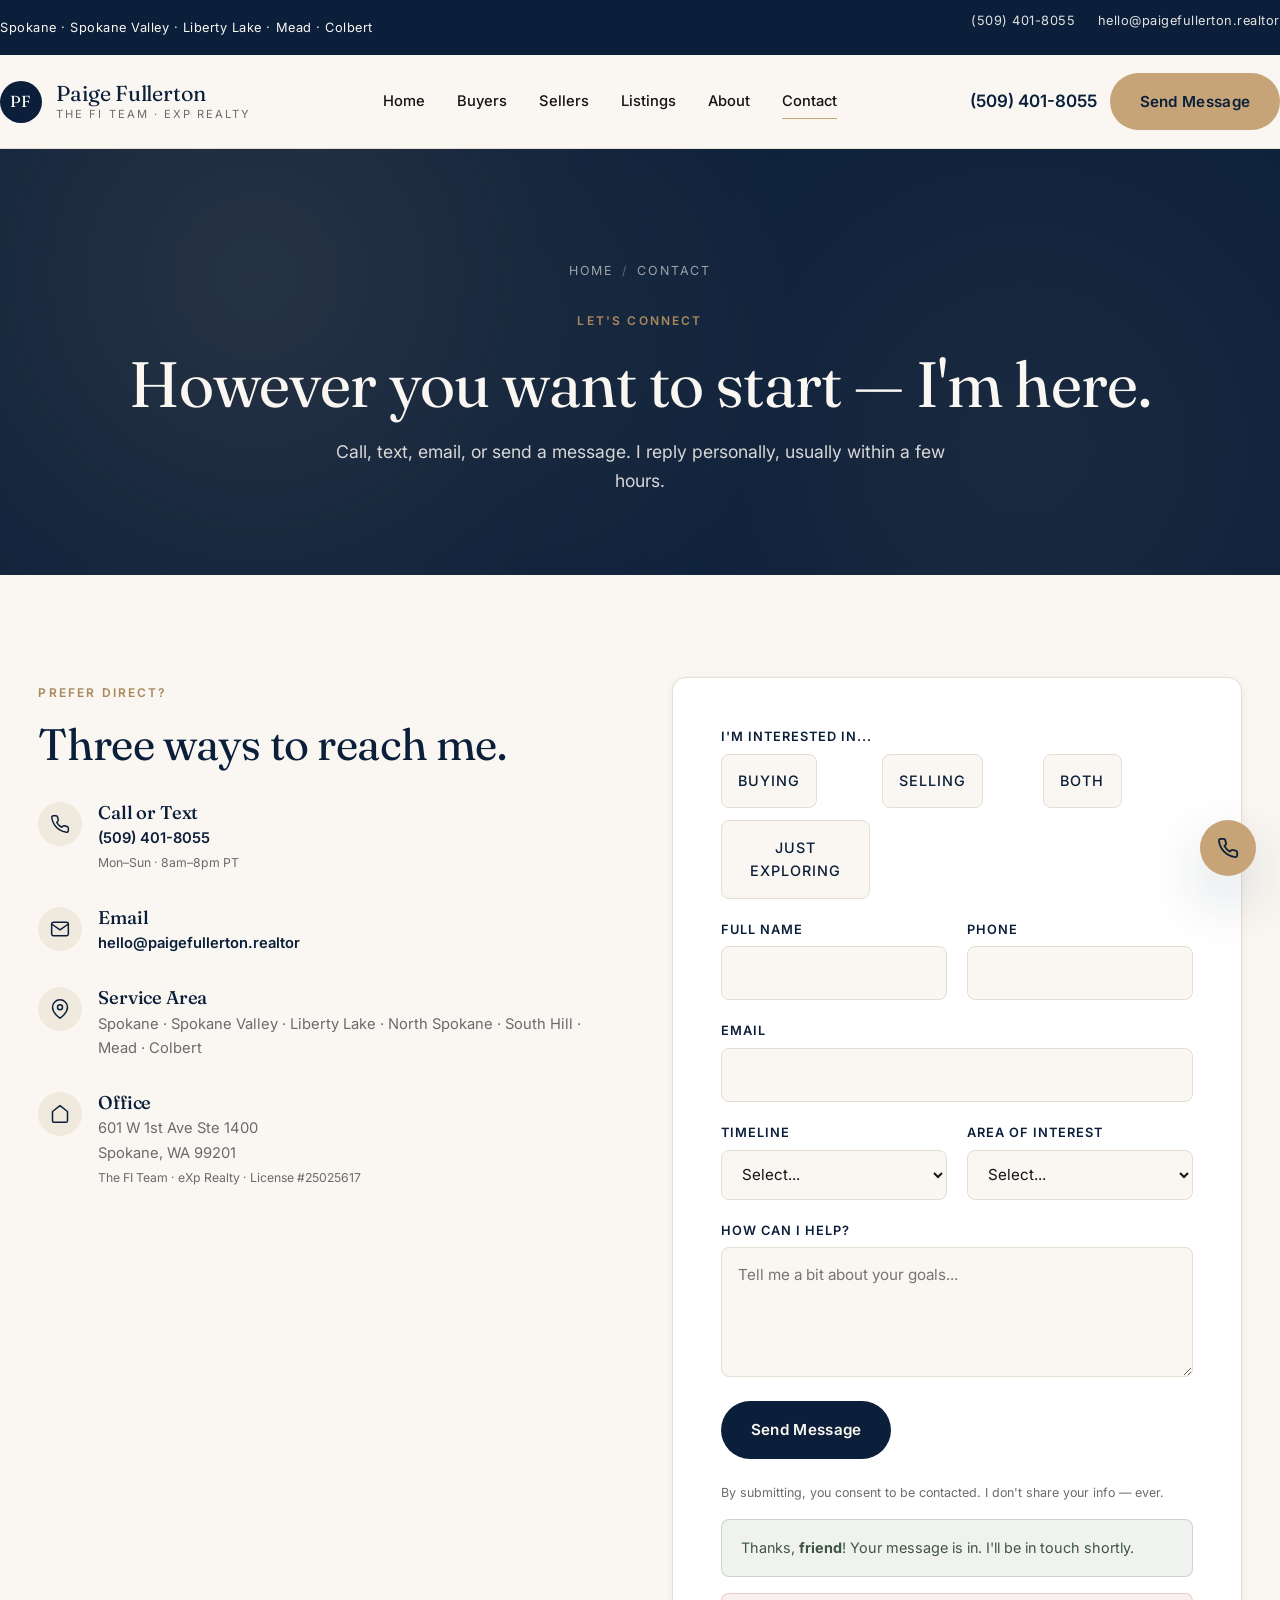
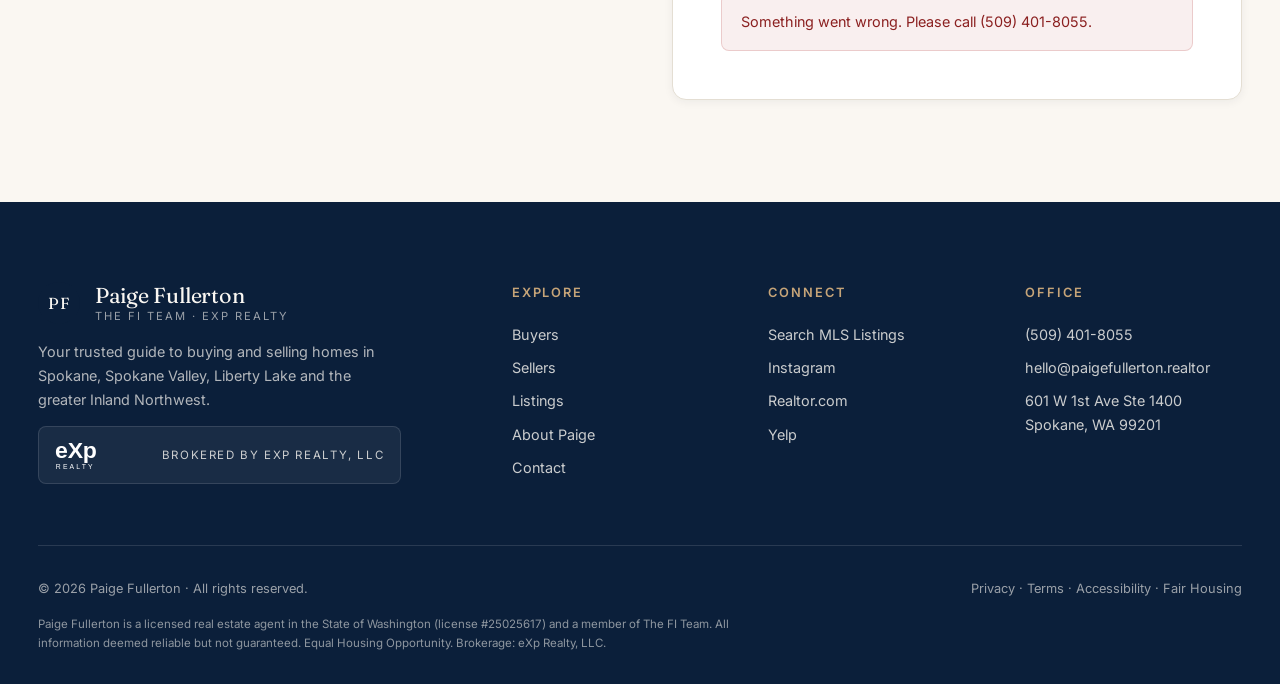
<file: contact.html>
<!doctype html>
<html lang="en">
<head>
<meta charset="utf-8" />
<meta name="viewport" content="width=device-width,initial-scale=1" />
<title>Contact Paige Fullerton | Spokane Real Estate · eXp Realty</title>
<meta name="description" content="Get in touch with Spokane realtor Paige Fullerton. Call (509) 401-8055 or send a message to start your buying, selling, or investment conversation." />
<link rel="canonical" href="https://di14mehdi8.github.io/paige-fullerton-site/contact.html" />
<meta property="og:title" content="Contact Paige Fullerton" />
<meta property="og:description" content="Call, email, or book a conversation with your Spokane real estate agent." />
<meta property="og:image" content="https://di14mehdi8.github.io/paige-fullerton-site/assets/images/paige-headshot.jpg" />
<meta name="robots" content="index, follow" />
<link rel="preconnect" href="https://fonts.googleapis.com" />
<link rel="preconnect" href="https://fonts.gstatic.com" crossorigin />
<link href="https://fonts.googleapis.com/css2?family=Fraunces:ital,opsz,wght@0,9..144,300..500;1,9..144,300..500&family=Inter:wght@400;500;600;700&display=swap" rel="stylesheet" />
<link rel="stylesheet" href="css/styles.css?v=3" />
<script type="application/ld+json">
{
  "@context": "https://schema.org",
  "@type": "ContactPage",
  "url": "https://di14mehdi8.github.io/paige-fullerton-site/contact.html",
  "mainEntity": {"@type":"RealEstateAgent","name":"Paige Fullerton","telephone":"+1-509-401-8055","email":"hello@paigefullerton.realtor"}
}
</script>
</head>
<body>
<div class="topbar">
  <div class="container topbar-inner">
    <div>Spokane · Spokane Valley · Liberty Lake · Mead · Colbert</div>
    <div class="topbar-right">
      <a href="tel:+15094018055">(509) 401-8055</a>
      <a href="mailto:hello@paigefullerton.realtor">hello@paigefullerton.realtor</a>
    </div>
  </div>
</div>
<header class="site-header">
  <div class="container site-header-inner">
    <a class="brand" href="index.html"><span class="brand-mark" aria-hidden="true">PF</span><span class="brand-text">Paige Fullerton<small>The FI Team · eXp Realty</small></span></a>
    <nav class="primary-nav" id="primary-nav" aria-label="Primary">
      <ul>
        <li><a href="index.html">Home</a></li>
        <li><a href="buyers.html">Buyers</a></li>
        <li><a href="sellers.html">Sellers</a></li>
        <li><a href="listings.html">Listings</a></li>
        <li><a href="about.html">About</a></li>
        <li><a href="contact.html" aria-current="page">Contact</a></li>
      </ul>
    </nav>
    <div class="header-cta">
      <a class="phone-link" href="tel:+15094018055">(509) 401-8055</a>
      <a class="btn btn-gold" href="#intake">Send Message</a>
      <button class="nav-toggle" id="nav-toggle" aria-expanded="false" aria-controls="primary-nav" aria-label="Toggle navigation"><span></span></button>
    </div>
  </div>
</header>

<section class="page-hero">
  <div class="container">
    <nav class="breadcrumbs" aria-label="Breadcrumb"><a href="index.html">Home</a><span>/</span>Contact</nav>
    <span class="eyebrow">Let's Connect</span>
    <h1>However you want to start — I'm here.</h1>
    <p>Call, text, email, or send a message. I reply personally, usually within a few hours.</p>
  </div>
</section>

<section id="intake">
  <div class="container">
    <div class="split">
      <div class="reveal">
        <span class="eyebrow">Prefer direct?</span>
        <h2>Three ways to reach me.</h2>
        <div class="contact-info" style="margin-top: 2rem;">
          <div class="contact-item">
            <div class="icon" aria-hidden="true"><svg width="20" height="20" viewBox="0 0 24 24" fill="none" stroke="currentColor" stroke-width="1.8" stroke-linecap="round" stroke-linejoin="round"><path d="M22 16.92v3a2 2 0 0 1-2.18 2 19.79 19.79 0 0 1-8.63-3.07 19.5 19.5 0 0 1-6-6 19.79 19.79 0 0 1-3.07-8.67A2 2 0 0 1 4.11 2h3a2 2 0 0 1 2 1.72c.13.96.36 1.9.7 2.81a2 2 0 0 1-.45 2.11L8.09 9.91a16 16 0 0 0 6 6l1.27-1.27a2 2 0 0 1 2.11-.45c.91.34 1.85.57 2.81.7A2 2 0 0 1 22 16.92z"/></svg></div>
            <div><h4>Call or Text</h4><p><a href="tel:+15094018055">(509) 401-8055</a><br><small style="color: var(--muted);">Mon–Sun · 8am–8pm PT</small></p></div>
          </div>
          <div class="contact-item">
            <div class="icon" aria-hidden="true"><svg width="20" height="20" viewBox="0 0 24 24" fill="none" stroke="currentColor" stroke-width="1.8" stroke-linecap="round" stroke-linejoin="round"><path d="M4 4h16c1.1 0 2 .9 2 2v12c0 1.1-.9 2-2 2H4c-1.1 0-2-.9-2-2V6c0-1.1.9-2 2-2z"/><polyline points="22,6 12,13 2,6"/></svg></div>
            <div><h4>Email</h4><p><a href="mailto:hello@paigefullerton.realtor">hello@paigefullerton.realtor</a></p></div>
          </div>
          <div class="contact-item">
            <div class="icon" aria-hidden="true"><svg width="20" height="20" viewBox="0 0 24 24" fill="none" stroke="currentColor" stroke-width="1.8" stroke-linecap="round" stroke-linejoin="round"><path d="M21 10c0 7-9 13-9 13s-9-6-9-13a9 9 0 0 1 18 0z"/><circle cx="12" cy="10" r="3"/></svg></div>
            <div><h4>Service Area</h4><p>Spokane · Spokane Valley · Liberty Lake · North Spokane · South Hill · Mead · Colbert</p></div>
          </div>
          <div class="contact-item">
            <div class="icon" aria-hidden="true"><svg width="20" height="20" viewBox="0 0 24 24" fill="none" stroke="currentColor" stroke-width="1.8" stroke-linecap="round" stroke-linejoin="round"><path d="M3 9l9-7 9 7v11a2 2 0 0 1-2 2H5a2 2 0 0 1-2-2z"/></svg></div>
            <div><h4>Office</h4><p>601 W 1st Ave Ste 1400<br>Spokane, WA 99201<br><small style="color: var(--muted);">The FI Team · eXp Realty · License #25025617</small></p></div>
          </div>
        </div>
      </div>
      <div class="form-card reveal">
        <form id="intake-form" novalidate>
          <div class="form-grid">
            <div class="form-row full">
              <label>I'm interested in...</label>
              <div class="radio-group">
                <label class="radio-pill"><input type="radio" name="intent" value="buying" required><span>Buying</span></label>
                <label class="radio-pill"><input type="radio" name="intent" value="selling"><span>Selling</span></label>
                <label class="radio-pill"><input type="radio" name="intent" value="both"><span>Both</span></label>
                <label class="radio-pill"><input type="radio" name="intent" value="exploring"><span>Just exploring</span></label>
              </div>
            </div>
            <div class="form-row"><label for="c-name">Full name</label><input id="c-name" name="name" type="text" autocomplete="name" required></div>
            <div class="form-row"><label for="c-phone">Phone</label><input id="c-phone" name="phone" type="tel" autocomplete="tel"></div>
            <div class="form-row full"><label for="c-email">Email</label><input id="c-email" name="email" type="email" autocomplete="email" required></div>
            <div class="form-row"><label for="c-timeline">Timeline</label>
              <select id="c-timeline" name="timeline">
                <option value="">Select...</option><option>Ready now</option><option>1–3 months</option><option>3–6 months</option><option>6–12 months</option><option>Just researching</option>
              </select>
            </div>
            <div class="form-row"><label for="c-area">Area of interest</label>
              <select id="c-area" name="area">
                <option value="">Select...</option><option>South Hill</option><option>Kendall Yards</option><option>Liberty Lake</option><option>Spokane Valley</option><option>North Spokane</option><option>Coeur d'Alene, ID</option><option>Not sure yet</option>
              </select>
            </div>
            <div class="form-row full"><label for="c-message">How can I help?</label>
              <textarea id="c-message" name="message" placeholder="Tell me a bit about your goals..."></textarea>
            </div>
          </div>
          <div style="margin-top:1.5rem; display:flex; gap:1rem; align-items:center; flex-wrap:wrap;">
            <button type="submit" class="btn btn-primary">Send Message</button>
            <p class="consent">By submitting, you consent to be contacted. I don't share your info — ever.</p>
          </div>
          <div class="form-status success" id="form-success">Thanks, <strong data-name>friend</strong>! Your message is in. I'll be in touch shortly.</div>
          <div class="form-status error" id="form-error">Something went wrong. Please call <a href="tel:+15094018055">(509) 401-8055</a>.</div>
        </form>
      </div>
    </div>
  </div>
</section>

<footer class="site-footer">
  <div class="container">
    <div class="footer-grid">
      <div class="footer-brand">
        <a class="brand" href="index.html"><span class="brand-mark" aria-hidden="true">PF</span><span class="brand-text">Paige Fullerton<small>The FI Team · eXp Realty</small></span></a>
        <p>Your trusted guide to buying and selling homes in Spokane, Spokane Valley, Liberty Lake and the greater Inland Northwest.</p>
        <div class="exp-badge"><img class="exp-logo" src="assets/exp-realty-logo-light.svg" alt="eXp Realty" loading="lazy"><span>Brokered by eXp Realty, LLC</span></div>
      </div>
      <div><h5>Explore</h5><ul><li><a href="buyers.html">Buyers</a></li><li><a href="sellers.html">Sellers</a></li><li><a href="listings.html">Listings</a></li><li><a href="about.html">About Paige</a></li><li><a href="contact.html">Contact</a></li></ul></div>
      <div><h5>Connect</h5><ul><li><a href="http://paige.inlandnorthwesthomes.com/" target="_blank" rel="noopener">Search MLS Listings</a></li><li><a href="https://www.instagram.com/paigefullerton.realtor/" target="_blank" rel="noopener">Instagram</a></li><li><a href="https://www.realtor.com/realestateagents/69431c8e93b775f14935ef89" target="_blank" rel="noopener">Realtor.com</a></li><li><a href="https://www.yelp.com/biz/paige-fullerton-realtor-spokane" target="_blank" rel="noopener">Yelp</a></li></ul></div>
      <div><h5>Office</h5><ul><li><a href="tel:+15094018055">(509) 401-8055</a></li><li><a href="mailto:hello@paigefullerton.realtor">hello@paigefullerton.realtor</a></li><li>601 W 1st Ave Ste 1400<br>Spokane, WA 99201</li></ul></div>
    </div>
    <div class="footer-bottom"><div>© <span id="year">2026</span> Paige Fullerton · All rights reserved.</div><div>Privacy · Terms · Accessibility · Fair Housing</div></div>
    <p class="footer-disclaimer">Paige Fullerton is a licensed real estate agent in the State of Washington (license #25025617) and a member of The FI Team. All information deemed reliable but not guaranteed. Equal Housing Opportunity. Brokerage: eXp Realty, LLC.</p>
  </div>
</footer>
<a href="tel:+15094018055" class="float-call" aria-label="Call Paige"><svg width="22" height="22" viewBox="0 0 24 24" fill="none" stroke="currentColor" stroke-width="2" stroke-linecap="round" stroke-linejoin="round"><path d="M22 16.92v3a2 2 0 0 1-2.18 2 19.79 19.79 0 0 1-8.63-3.07 19.5 19.5 0 0 1-6-6 19.79 19.79 0 0 1-3.07-8.67A2 2 0 0 1 4.11 2h3a2 2 0 0 1 2 1.72c.13.96.36 1.9.7 2.81a2 2 0 0 1-.45 2.11L8.09 9.91a16 16 0 0 0 6 6l1.27-1.27a2 2 0 0 1 2.11-.45c.91.34 1.85.57 2.81.7A2 2 0 0 1 22 16.92z"/></svg></a>
<script src="js/main.js" defer></script>
</body>
</html>
</file>
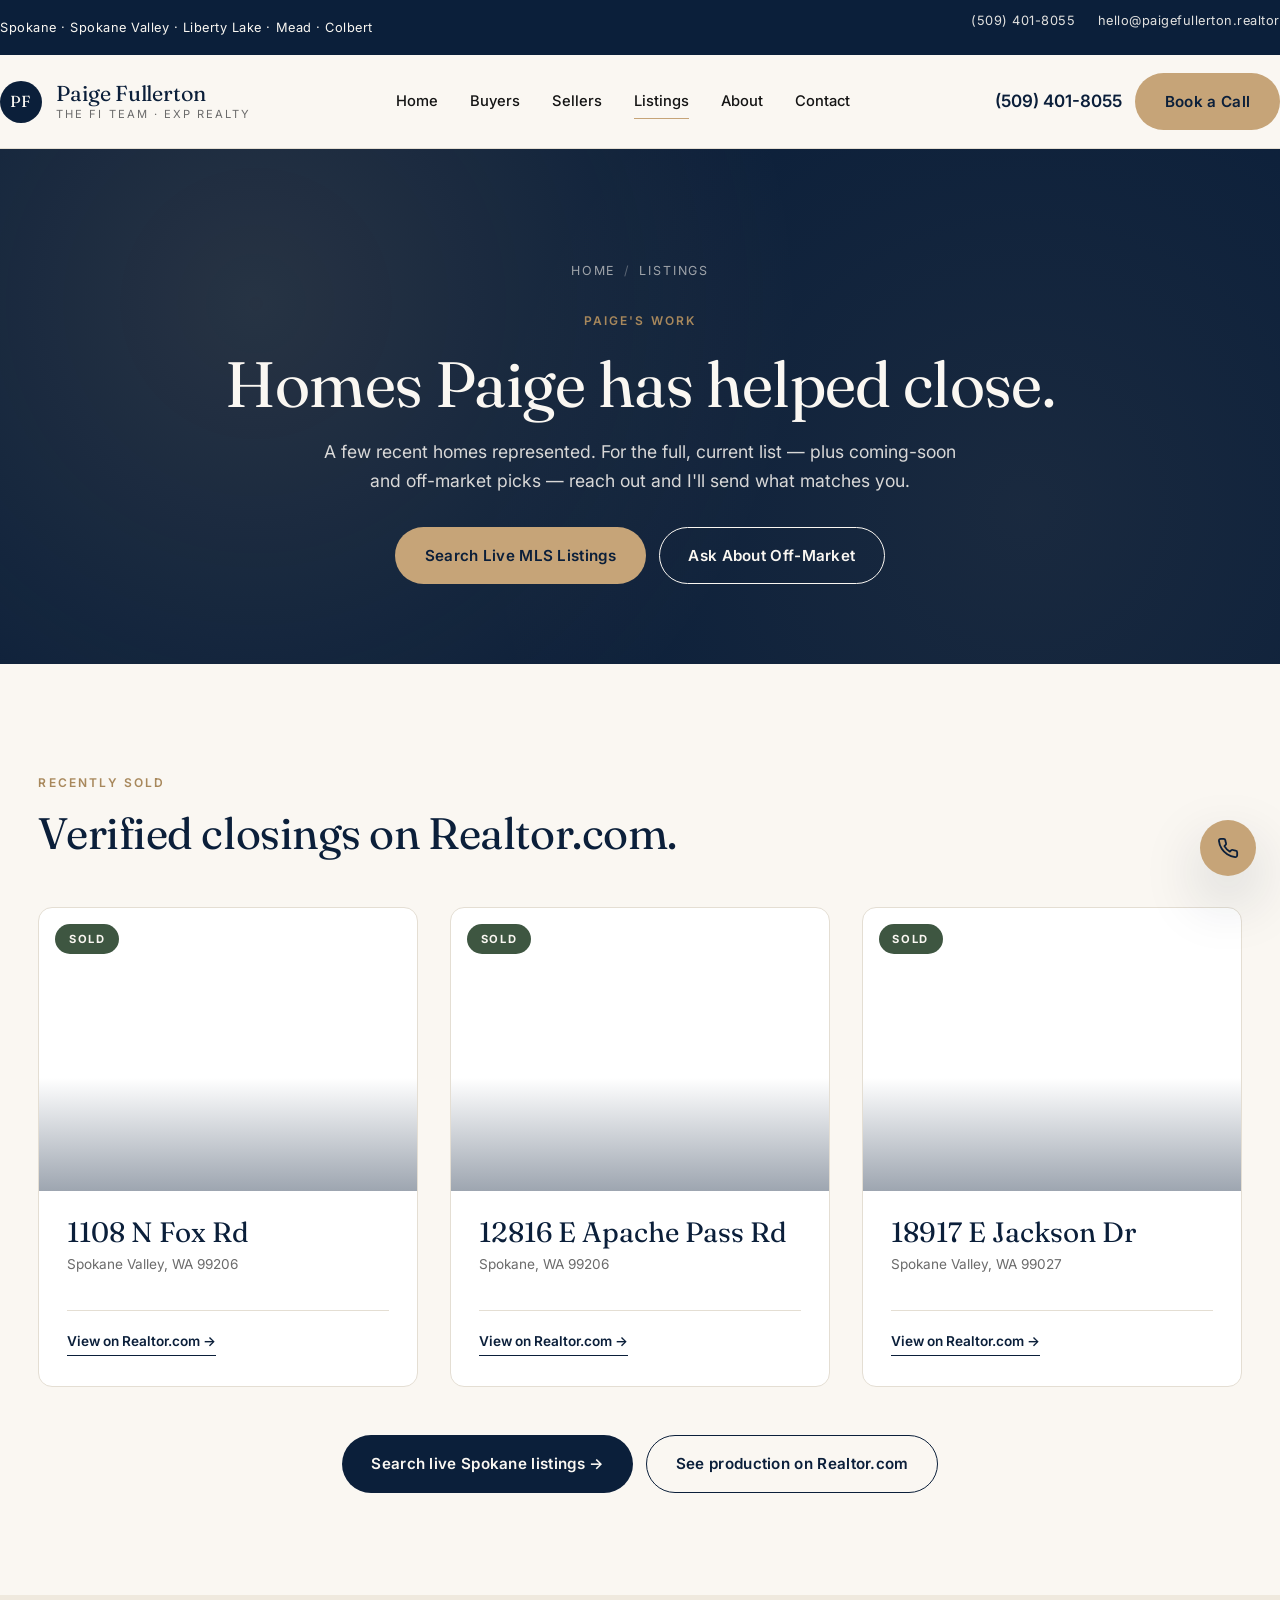
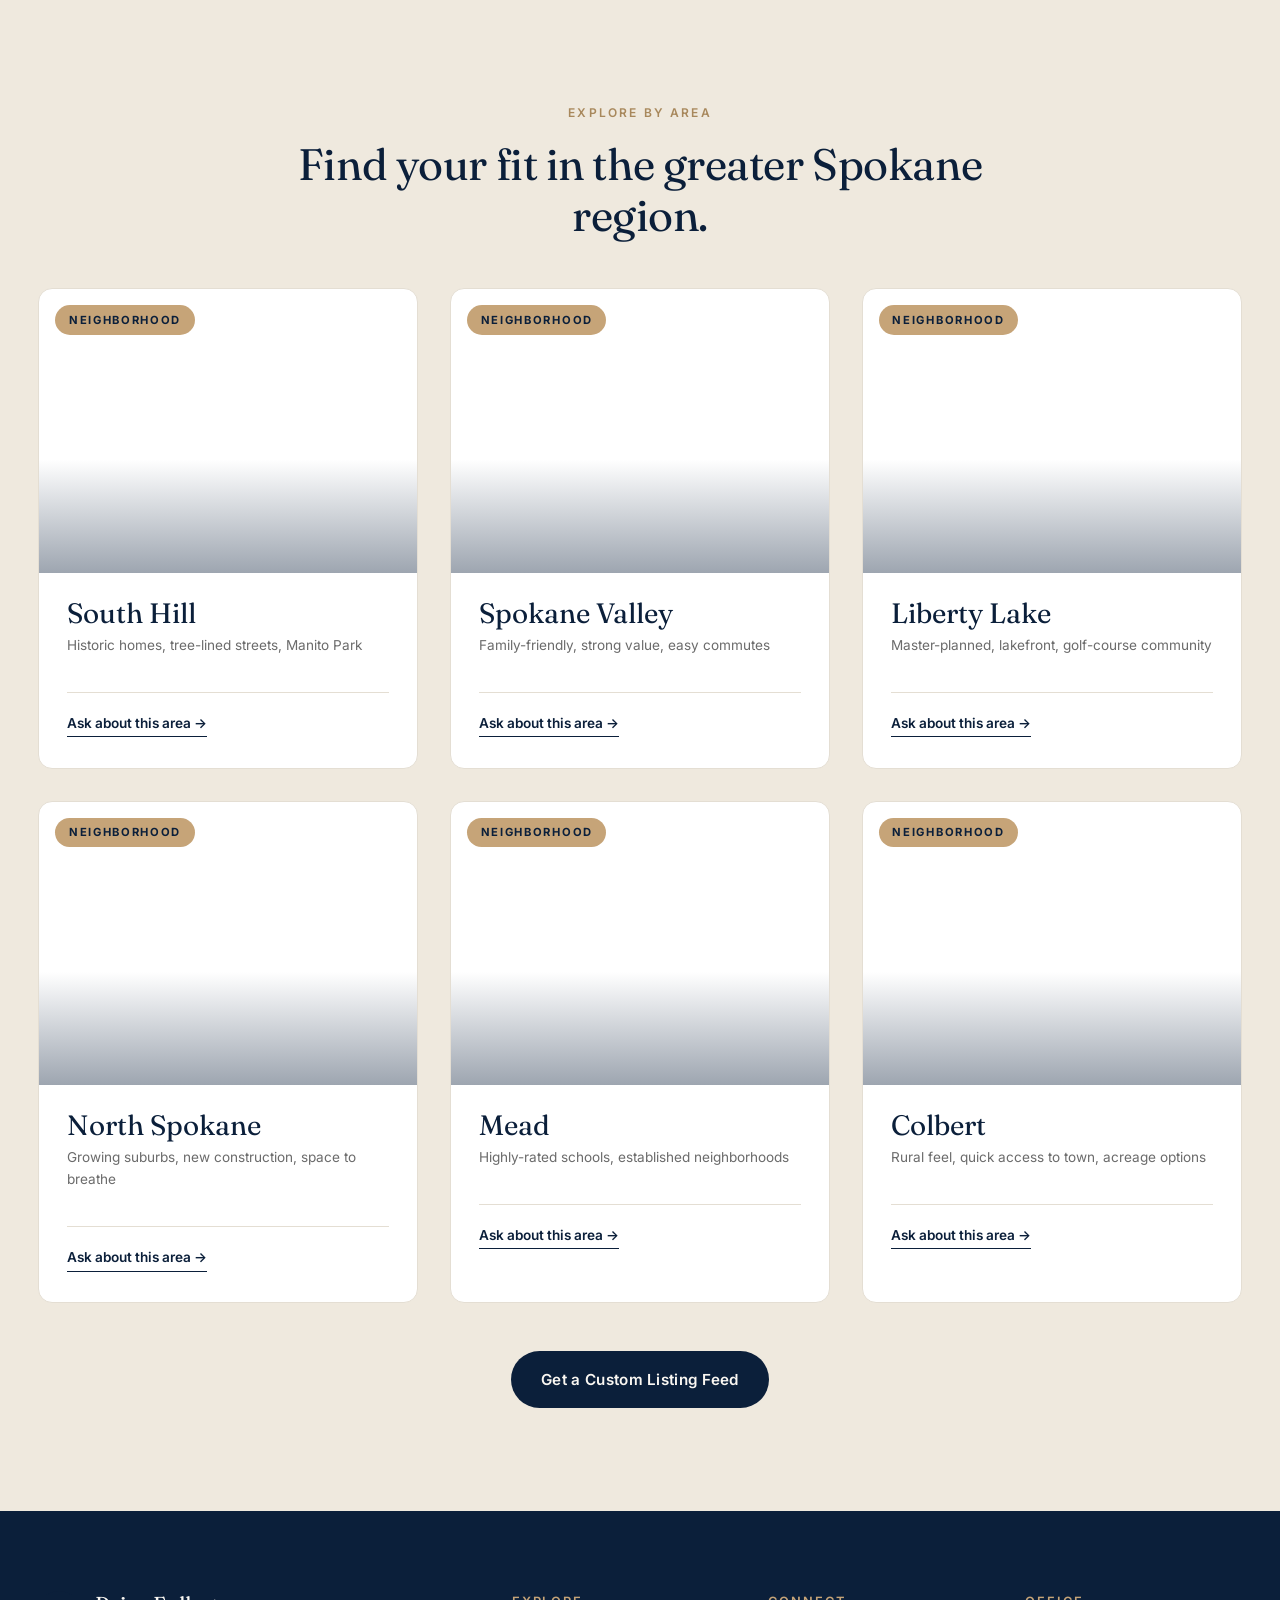
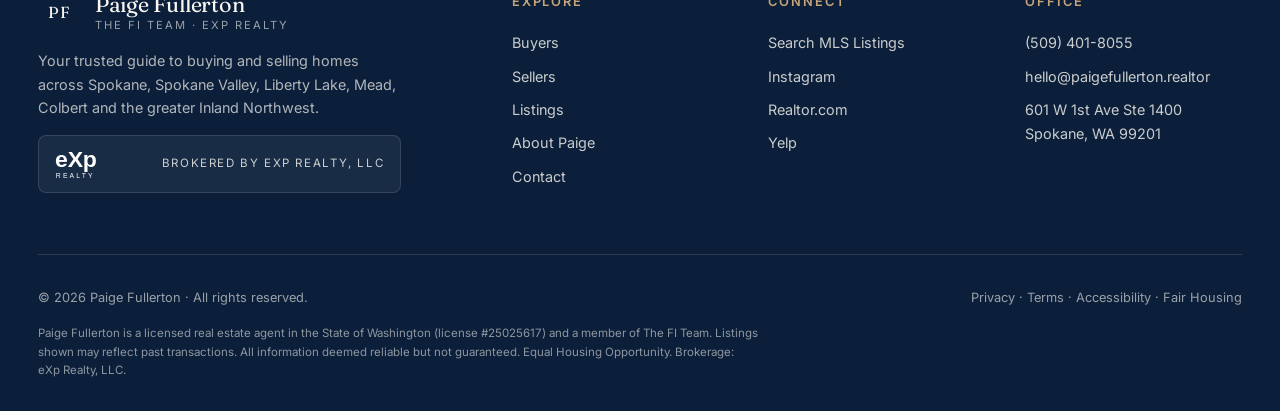
<file: listings.html>
<!doctype html>
<html lang="en">
<head>
<meta charset="utf-8" />
<meta name="viewport" content="width=device-width,initial-scale=1" />
<title>Spokane Homes for Sale | Paige Fullerton · The FI Team at eXp Realty</title>
<meta name="description" content="See homes represented by Paige Fullerton — a Spokane Realtor with The FI Team at eXp Realty. Recently-sold properties plus current listings across Spokane, Spokane Valley, Liberty Lake, Mead and Colbert." />
<link rel="canonical" href="https://di14mehdi8.github.io/paige-fullerton-site/listings.html" />
<meta property="og:title" content="Spokane Homes for Sale | Paige Fullerton" />
<meta property="og:description" content="Recently-sold and current Spokane listings with The FI Team at eXp Realty." />
<meta property="og:image" content="https://di14mehdi8.github.io/paige-fullerton-site/assets/images/paige-headshot.jpg" />
<meta name="robots" content="index, follow" />
<link rel="preconnect" href="https://fonts.googleapis.com" />
<link rel="preconnect" href="https://fonts.gstatic.com" crossorigin />
<link href="https://fonts.googleapis.com/css2?family=Fraunces:ital,opsz,wght@0,9..144,300..500;1,9..144,300..500&family=Inter:wght@400;500;600;700&display=swap" rel="stylesheet" />
<link rel="stylesheet" href="css/styles.css?v=3" />
<script type="application/ld+json">
{
  "@context": "https://schema.org",
  "@type": "BreadcrumbList",
  "itemListElement": [
    {"@type": "ListItem", "position": 1, "name": "Home", "item": "https://di14mehdi8.github.io/paige-fullerton-site/"},
    {"@type": "ListItem", "position": 2, "name": "Listings", "item": "https://di14mehdi8.github.io/paige-fullerton-site/listings.html"}
  ]
}
</script>
<script type="application/ld+json">
{
  "@context": "https://schema.org",
  "@type": "ItemList",
  "name": "Recently Sold Homes — Paige Fullerton",
  "itemListElement": [
    {
      "@type": "ListItem",
      "position": 1,
      "item": {
        "@type": "SingleFamilyResidence",
        "name": "1108 N Fox Rd",
        "url": "https://www.realtor.com/realestateandhomes-detail/1108-N-Fox-Rd_Spokane-Valley_WA_99206_M29449-90007",
        "address": {"@type":"PostalAddress","streetAddress":"1108 N Fox Rd","addressLocality":"Spokane Valley","addressRegion":"WA","postalCode":"99206"}
      }
    },
    {
      "@type": "ListItem",
      "position": 2,
      "item": {
        "@type": "SingleFamilyResidence",
        "name": "12816 E Apache Pass Rd",
        "url": "https://www.realtor.com/realestateandhomes-detail/12816-E-Apache-Pass-Rd_Spokane_WA_99206_M26578-67292",
        "address": {"@type":"PostalAddress","streetAddress":"12816 E Apache Pass Rd","addressLocality":"Spokane","addressRegion":"WA","postalCode":"99206"}
      }
    },
    {
      "@type": "ListItem",
      "position": 3,
      "item": {
        "@type": "SingleFamilyResidence",
        "name": "18917 E Jackson Dr",
        "url": "https://www.realtor.com/realestateandhomes-detail/18917-E-Jackson-Dr_Spokane-Valley_WA_99027_M27421-17364",
        "address": {"@type":"PostalAddress","streetAddress":"18917 E Jackson Dr","addressLocality":"Spokane Valley","addressRegion":"WA","postalCode":"99027"}
      }
    }
  ]
}
</script>
</head>
<body>
<div class="topbar">
  <div class="container topbar-inner">
    <div>Spokane · Spokane Valley · Liberty Lake · Mead · Colbert</div>
    <div class="topbar-right">
      <a href="tel:+15094018055">(509) 401-8055</a>
      <a href="mailto:hello@paigefullerton.realtor">hello@paigefullerton.realtor</a>
    </div>
  </div>
</div>
<header class="site-header">
  <div class="container site-header-inner">
    <a class="brand" href="index.html"><span class="brand-mark" aria-hidden="true">PF</span><span class="brand-text">Paige Fullerton<small>The FI Team · eXp Realty</small></span></a>
    <nav class="primary-nav" id="primary-nav" aria-label="Primary">
      <ul>
        <li><a href="index.html">Home</a></li>
        <li><a href="buyers.html">Buyers</a></li>
        <li><a href="sellers.html">Sellers</a></li>
        <li><a href="listings.html" aria-current="page">Listings</a></li>
        <li><a href="about.html">About</a></li>
        <li><a href="contact.html">Contact</a></li>
      </ul>
    </nav>
    <div class="header-cta">
      <a class="phone-link" href="tel:+15094018055">(509) 401-8055</a>
      <a class="btn btn-gold" href="contact.html">Book a Call</a>
      <button class="nav-toggle" id="nav-toggle" aria-expanded="false" aria-controls="primary-nav" aria-label="Toggle navigation"><span></span></button>
    </div>
  </div>
</header>

<section class="page-hero">
  <div class="container">
    <nav class="breadcrumbs" aria-label="Breadcrumb"><a href="index.html">Home</a><span>/</span>Listings</nav>
    <span class="eyebrow">Paige's Work</span>
    <h1>Homes Paige has helped close.</h1>
    <p>A few recent homes represented. For the full, current list — plus coming-soon and off-market picks — reach out and I'll send what matches you.</p>
    <div style="margin-top: 2rem; display: flex; gap: .8rem; justify-content: center; flex-wrap: wrap;">
      <a class="btn btn-gold" href="http://paige.inlandnorthwesthomes.com/" target="_blank" rel="noopener">Search Live MLS Listings</a>
      <a class="btn btn-outline-light" href="contact.html">Ask About Off-Market</a>
    </div>
  </div>
</section>

<section>
  <div class="container">
    <div class="section-header reveal">
      <span class="eyebrow">Recently Sold</span>
      <h2>Verified closings on Realtor.com.</h2>
    </div>

    <div class="listings-grid">
      <article class="listing-card reveal">
        <a href="https://www.realtor.com/realestateandhomes-detail/1108-N-Fox-Rd_Spokane-Valley_WA_99206_M29449-90007" target="_blank" rel="noopener">
          <div class="listing-photo" style="background-image: url('https://images.unsplash.com/photo-1564013799919-ab600027ffc6?auto=format&fit=crop&w=1200&q=80');">
            <span class="listing-badge sold">Sold</span>
          </div>
          <div class="listing-body">
            <p class="listing-price">1108 N Fox Rd</p>
            <p class="listing-city">Spokane Valley, WA 99206</p>
            <div class="listing-specs" style="margin-top:1rem;"><span class="btn-link">View on Realtor.com →</span></div>
          </div>
        </a>
      </article>

      <article class="listing-card reveal">
        <a href="https://www.realtor.com/realestateandhomes-detail/12816-E-Apache-Pass-Rd_Spokane_WA_99206_M26578-67292" target="_blank" rel="noopener">
          <div class="listing-photo" style="background-image: url('https://images.unsplash.com/photo-1600596542815-ffad4c1539a9?auto=format&fit=crop&w=1200&q=80');">
            <span class="listing-badge sold">Sold</span>
          </div>
          <div class="listing-body">
            <p class="listing-price">12816 E Apache Pass Rd</p>
            <p class="listing-city">Spokane, WA 99206</p>
            <div class="listing-specs" style="margin-top:1rem;"><span class="btn-link">View on Realtor.com →</span></div>
          </div>
        </a>
      </article>

      <article class="listing-card reveal">
        <a href="https://www.realtor.com/realestateandhomes-detail/18917-E-Jackson-Dr_Spokane-Valley_WA_99027_M27421-17364" target="_blank" rel="noopener">
          <div class="listing-photo" style="background-image: url('https://images.unsplash.com/photo-1605146769289-440113cc3d00?auto=format&fit=crop&w=1200&q=80');">
            <span class="listing-badge sold">Sold</span>
          </div>
          <div class="listing-body">
            <p class="listing-price">18917 E Jackson Dr</p>
            <p class="listing-city">Spokane Valley, WA 99027</p>
            <div class="listing-specs" style="margin-top:1rem;"><span class="btn-link">View on Realtor.com →</span></div>
          </div>
        </a>
      </article>
    </div>

    <div class="text-center mt-lg reveal" style="display:flex; gap:.8rem; justify-content:center; flex-wrap:wrap;">
      <a href="http://paige.inlandnorthwesthomes.com/" target="_blank" rel="noopener" class="btn btn-primary">Search live Spokane listings →</a>
      <a href="https://www.realtor.com/realestateagents/69431c8e93b775f14935ef89" target="_blank" rel="noopener" class="btn btn-outline">See production on Realtor.com</a>
    </div>
  </div>
</section>

<section class="bg-cream-dark">
  <div class="container">
    <div class="section-header centered reveal">
      <span class="eyebrow">Explore By Area</span>
      <h2>Find your fit in the greater Spokane region.</h2>
    </div>

    <div class="listings-grid">
      <article class="listing-card reveal">
        <a href="contact.html?area=south-hill">
          <div class="listing-photo" style="background-image: url('https://images.unsplash.com/photo-1570129477492-45c003edd2be?auto=format&fit=crop&w=1200&q=80');">
            <span class="listing-badge active">Neighborhood</span>
          </div>
          <div class="listing-body">
            <p class="listing-price">South Hill</p>
            <p class="listing-city">Historic homes, tree-lined streets, Manito Park</p>
            <div class="listing-specs" style="margin-top:1rem;"><span class="btn-link">Ask about this area →</span></div>
          </div>
        </a>
      </article>

      <article class="listing-card reveal">
        <a href="contact.html?area=spokane-valley">
          <div class="listing-photo" style="background-image: url('https://images.unsplash.com/photo-1600596542815-ffad4c1539a9?auto=format&fit=crop&w=1200&q=80');">
            <span class="listing-badge active">Neighborhood</span>
          </div>
          <div class="listing-body">
            <p class="listing-price">Spokane Valley</p>
            <p class="listing-city">Family-friendly, strong value, easy commutes</p>
            <div class="listing-specs" style="margin-top:1rem;"><span class="btn-link">Ask about this area →</span></div>
          </div>
        </a>
      </article>

      <article class="listing-card reveal">
        <a href="contact.html?area=liberty-lake">
          <div class="listing-photo" style="background-image: url('https://images.unsplash.com/photo-1605146769289-440113cc3d00?auto=format&fit=crop&w=1200&q=80');">
            <span class="listing-badge active">Neighborhood</span>
          </div>
          <div class="listing-body">
            <p class="listing-price">Liberty Lake</p>
            <p class="listing-city">Master-planned, lakefront, golf-course community</p>
            <div class="listing-specs" style="margin-top:1rem;"><span class="btn-link">Ask about this area →</span></div>
          </div>
        </a>
      </article>

      <article class="listing-card reveal">
        <a href="contact.html?area=north-spokane">
          <div class="listing-photo" style="background-image: url('https://images.unsplash.com/photo-1580587771525-78b9dba3b914?auto=format&fit=crop&w=1200&q=80');">
            <span class="listing-badge active">Neighborhood</span>
          </div>
          <div class="listing-body">
            <p class="listing-price">North Spokane</p>
            <p class="listing-city">Growing suburbs, new construction, space to breathe</p>
            <div class="listing-specs" style="margin-top:1rem;"><span class="btn-link">Ask about this area →</span></div>
          </div>
        </a>
      </article>

      <article class="listing-card reveal">
        <a href="contact.html?area=mead">
          <div class="listing-photo" style="background-image: url('https://images.unsplash.com/photo-1600566753376-12c8ab7fb75b?auto=format&fit=crop&w=1200&q=80');">
            <span class="listing-badge active">Neighborhood</span>
          </div>
          <div class="listing-body">
            <p class="listing-price">Mead</p>
            <p class="listing-city">Highly-rated schools, established neighborhoods</p>
            <div class="listing-specs" style="margin-top:1rem;"><span class="btn-link">Ask about this area →</span></div>
          </div>
        </a>
      </article>

      <article class="listing-card reveal">
        <a href="contact.html?area=colbert">
          <div class="listing-photo" style="background-image: url('https://images.unsplash.com/photo-1512917774080-9991f1c4c750?auto=format&fit=crop&w=1200&q=80');">
            <span class="listing-badge active">Neighborhood</span>
          </div>
          <div class="listing-body">
            <p class="listing-price">Colbert</p>
            <p class="listing-city">Rural feel, quick access to town, acreage options</p>
            <div class="listing-specs" style="margin-top:1rem;"><span class="btn-link">Ask about this area →</span></div>
          </div>
        </a>
      </article>
    </div>

    <div class="text-center mt-lg reveal">
      <a href="contact.html" class="btn btn-primary">Get a Custom Listing Feed</a>
    </div>
  </div>
</section>

<footer class="site-footer">
  <div class="container">
    <div class="footer-grid">
      <div class="footer-brand">
        <a class="brand" href="index.html"><span class="brand-mark" aria-hidden="true">PF</span><span class="brand-text">Paige Fullerton<small>The FI Team · eXp Realty</small></span></a>
        <p>Your trusted guide to buying and selling homes across Spokane, Spokane Valley, Liberty Lake, Mead, Colbert and the greater Inland Northwest.</p>
        <div class="exp-badge"><img class="exp-logo" src="assets/exp-realty-logo-light.svg" alt="eXp Realty" loading="lazy"><span>Brokered by eXp Realty, LLC</span></div>
      </div>
      <div><h5>Explore</h5><ul><li><a href="buyers.html">Buyers</a></li><li><a href="sellers.html">Sellers</a></li><li><a href="listings.html">Listings</a></li><li><a href="about.html">About Paige</a></li><li><a href="contact.html">Contact</a></li></ul></div>
      <div><h5>Connect</h5><ul><li><a href="http://paige.inlandnorthwesthomes.com/" target="_blank" rel="noopener">Search MLS Listings</a></li><li><a href="https://www.instagram.com/paigefullerton.realtor/" target="_blank" rel="noopener">Instagram</a></li><li><a href="https://www.realtor.com/realestateagents/69431c8e93b775f14935ef89" target="_blank" rel="noopener">Realtor.com</a></li><li><a href="https://www.yelp.com/biz/paige-fullerton-realtor-spokane" target="_blank" rel="noopener">Yelp</a></li></ul></div>
      <div><h5>Office</h5><ul><li><a href="tel:+15094018055">(509) 401-8055</a></li><li><a href="mailto:hello@paigefullerton.realtor">hello@paigefullerton.realtor</a></li><li>601 W 1st Ave Ste 1400<br>Spokane, WA 99201</li></ul></div>
    </div>
    <div class="footer-bottom"><div>© <span id="year">2026</span> Paige Fullerton · All rights reserved.</div><div>Privacy · Terms · Accessibility · Fair Housing</div></div>
    <p class="footer-disclaimer">Paige Fullerton is a licensed real estate agent in the State of Washington (license #25025617) and a member of The FI Team. Listings shown may reflect past transactions. All information deemed reliable but not guaranteed. Equal Housing Opportunity. Brokerage: eXp Realty, LLC.</p>
  </div>
</footer>
<a href="tel:+15094018055" class="float-call" aria-label="Call Paige"><svg width="22" height="22" viewBox="0 0 24 24" fill="none" stroke="currentColor" stroke-width="2" stroke-linecap="round" stroke-linejoin="round"><path d="M22 16.92v3a2 2 0 0 1-2.18 2 19.79 19.79 0 0 1-8.63-3.07 19.5 19.5 0 0 1-6-6 19.79 19.79 0 0 1-3.07-8.67A2 2 0 0 1 4.11 2h3a2 2 0 0 1 2 1.72c.13.96.36 1.9.7 2.81a2 2 0 0 1-.45 2.11L8.09 9.91a16 16 0 0 0 6 6l1.27-1.27a2 2 0 0 1 2.11-.45c.91.34 1.85.57 2.81.7A2 2 0 0 1 22 16.92z"/></svg></a>
<script src="js/main.js" defer></script>
</body>
</html>
</file>
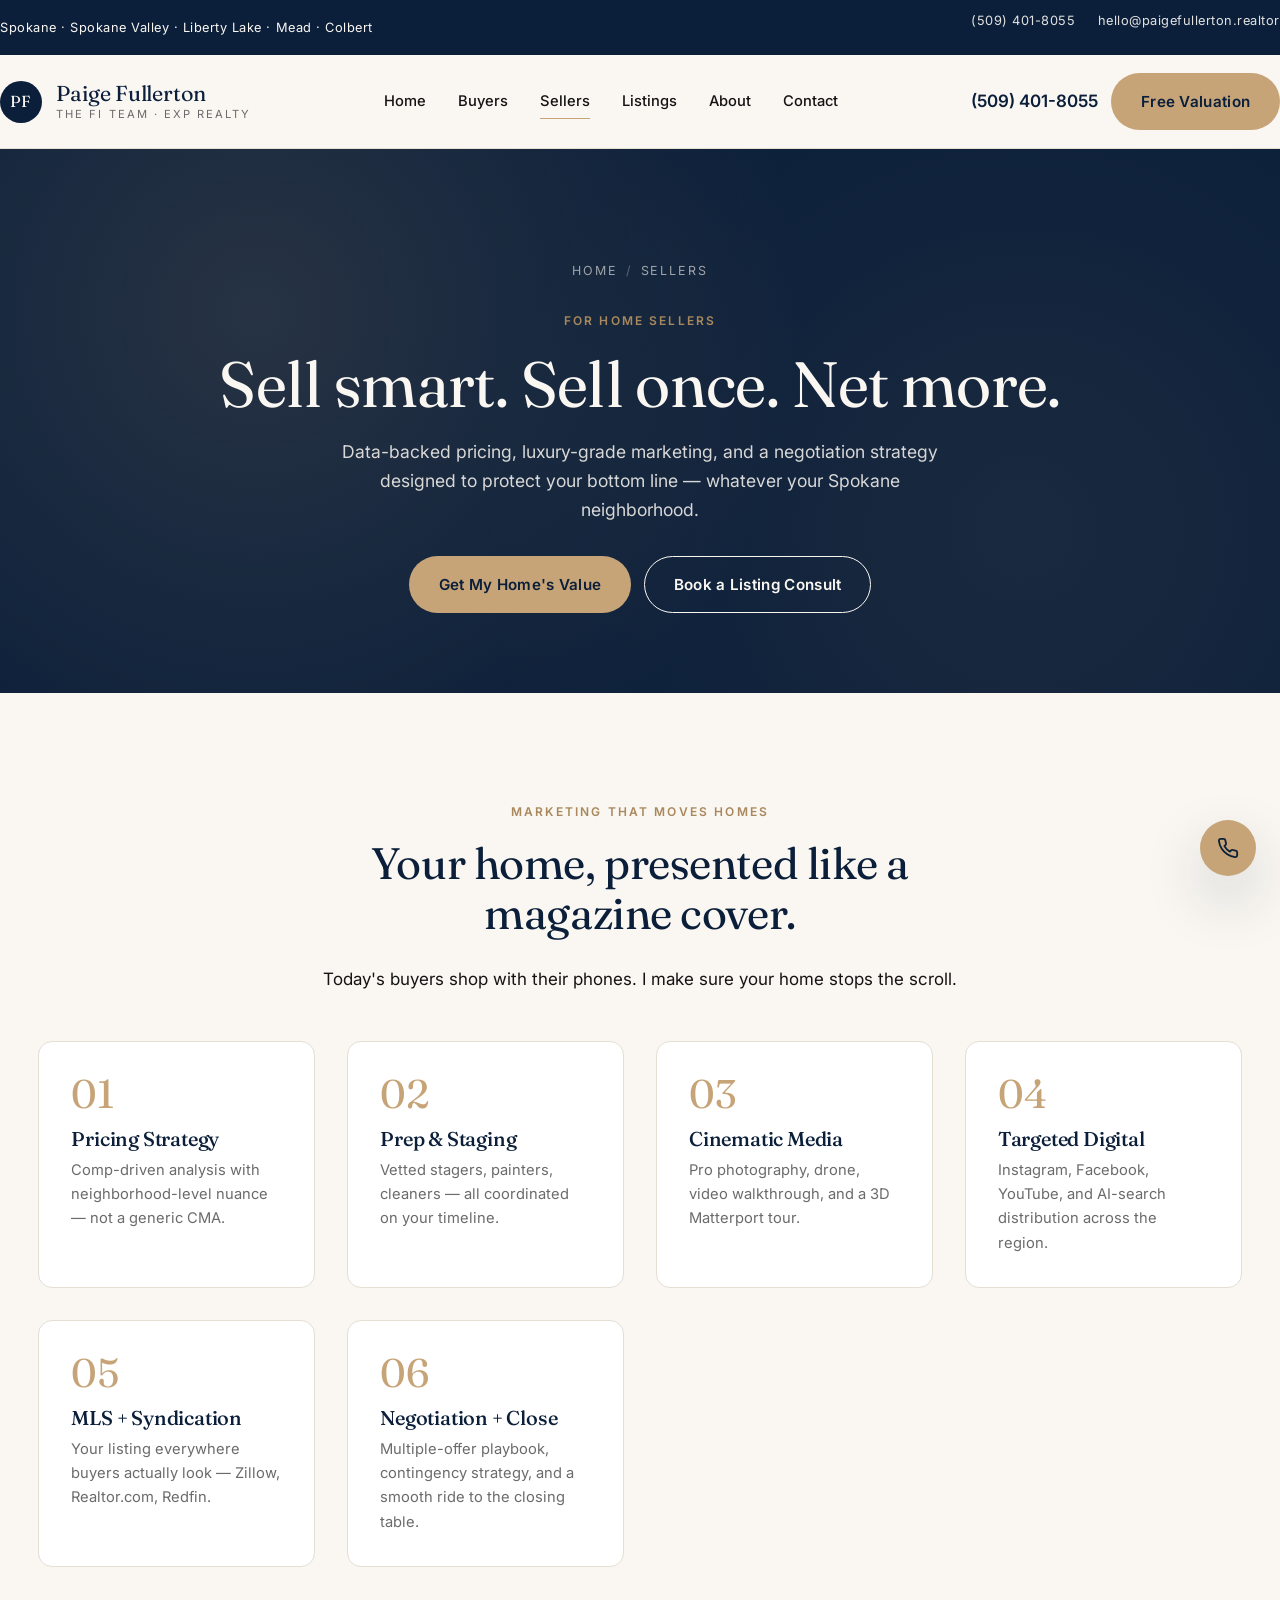
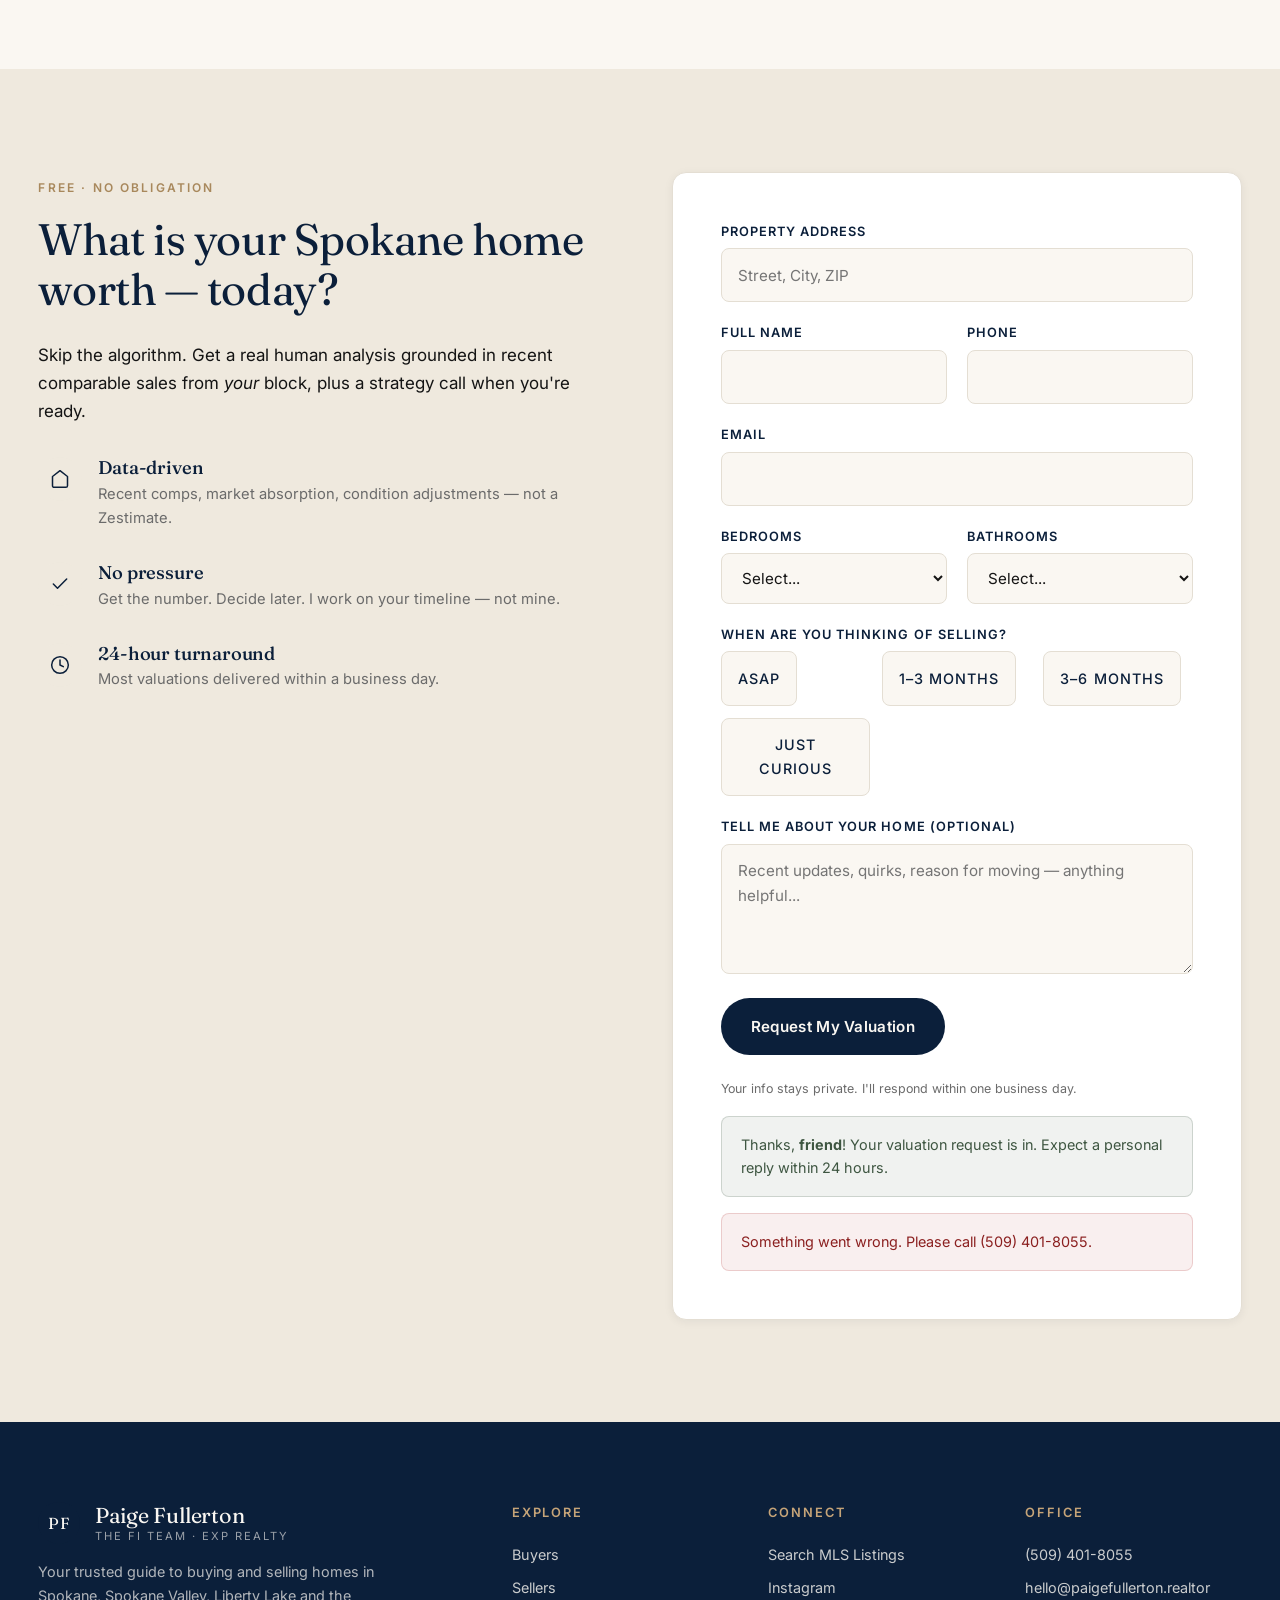
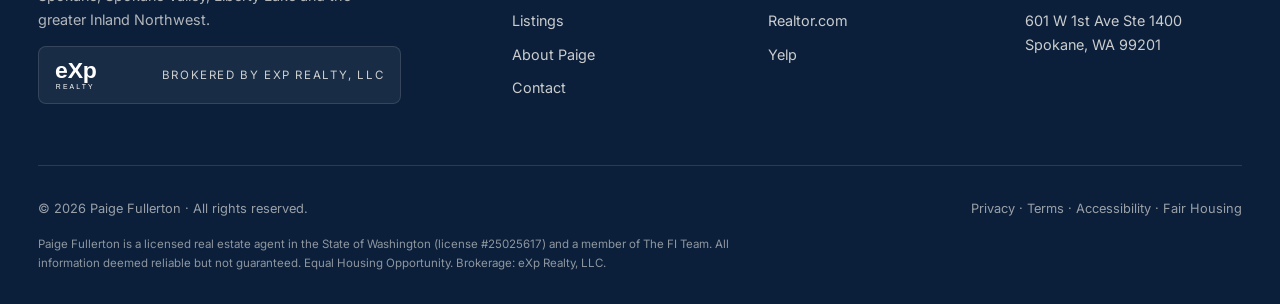
<file: sellers.html>
<!doctype html>
<html lang="en">
<head>
<meta charset="utf-8" />
<meta name="viewport" content="width=device-width,initial-scale=1" />
<title>Sell Your Spokane Home | Free Home Valuation · Paige Fullerton</title>
<meta name="description" content="Sell your Spokane home for top dollar with data-backed pricing, luxury-grade marketing and a proven negotiation strategy. Request a free home valuation from eXp Realty agent Paige Fullerton." />
<link rel="canonical" href="https://di14mehdi8.github.io/paige-fullerton-site/sellers.html" />
<meta property="og:title" content="Sell Your Spokane Home | Paige Fullerton" />
<meta property="og:description" content="Luxury marketing. Local expertise. Results. Get a free Spokane home valuation." />
<meta property="og:url" content="https://di14mehdi8.github.io/paige-fullerton-site/sellers.html" />
<meta property="og:image" content="https://di14mehdi8.github.io/paige-fullerton-site/assets/images/paige-headshot.jpg" />
<meta name="robots" content="index, follow" />
<link rel="preconnect" href="https://fonts.googleapis.com" />
<link rel="preconnect" href="https://fonts.gstatic.com" crossorigin />
<link href="https://fonts.googleapis.com/css2?family=Fraunces:ital,opsz,wght@0,9..144,300..500;1,9..144,300..500&family=Inter:wght@400;500;600;700&display=swap" rel="stylesheet" />
<link rel="stylesheet" href="css/styles.css?v=3" />

<script type="application/ld+json">
{
  "@context": "https://schema.org",
  "@type": "BreadcrumbList",
  "itemListElement": [
    {"@type": "ListItem", "position": 1, "name": "Home", "item": "https://di14mehdi8.github.io/paige-fullerton-site/"},
    {"@type": "ListItem", "position": 2, "name": "Sellers", "item": "https://di14mehdi8.github.io/paige-fullerton-site/sellers.html"}
  ]
}
</script>
<script type="application/ld+json">
{
  "@context": "https://schema.org",
  "@type": "Service",
  "serviceType": "Residential Real Estate Listing Services",
  "provider": {"@type":"RealEstateAgent","name":"Paige Fullerton","telephone":"+1-509-401-8055"},
  "areaServed": {"@type":"City","name":"Spokane, WA"},
  "description": "Full-service listing agent in Spokane, WA. Pricing analysis, professional photography, staging, targeted digital marketing, and negotiation."
}
</script>
<script type="application/ld+json">
{
  "@context": "https://schema.org",
  "@type": "FAQPage",
  "mainEntity": [
    {"@type":"Question","name":"How long does it take to sell a home in Spokane?","acceptedAnswer":{"@type":"Answer","text":"With the right price and marketing, well-prepared Spokane homes typically receive offers within 14 to 30 days. Closing usually follows 30 to 45 days after acceptance."}},
    {"@type":"Question","name":"What does it cost to sell a home in Spokane?","acceptedAnswer":{"@type":"Answer","text":"Expect roughly 6% to 9% of the sale price in total — including agent commissions, title and escrow, excise tax, and minor prep. I provide a detailed net-sheet before listing so there are no surprises."}},
    {"@type":"Question","name":"Should I stage my home before selling?","acceptedAnswer":{"@type":"Answer","text":"Yes — in most cases. Professional staging and photography consistently lead to higher offers and faster sales in the Spokane market. I include a prep plan in every listing proposal."}}
  ]
}
</script>
</head>
<body>
<div class="topbar">
  <div class="container topbar-inner">
    <div>Spokane · Spokane Valley · Liberty Lake · Mead · Colbert</div>
    <div class="topbar-right">
      <a href="tel:+15094018055">(509) 401-8055</a>
      <a href="mailto:hello@paigefullerton.realtor">hello@paigefullerton.realtor</a>
    </div>
  </div>
</div>
<header class="site-header">
  <div class="container site-header-inner">
    <a class="brand" href="index.html"><span class="brand-mark" aria-hidden="true">PF</span><span class="brand-text">Paige Fullerton<small>The FI Team · eXp Realty</small></span></a>
    <nav class="primary-nav" id="primary-nav" aria-label="Primary">
      <ul>
        <li><a href="index.html">Home</a></li>
        <li><a href="buyers.html">Buyers</a></li>
        <li><a href="sellers.html" aria-current="page">Sellers</a></li>
        <li><a href="listings.html">Listings</a></li>
        <li><a href="about.html">About</a></li>
        <li><a href="contact.html">Contact</a></li>
      </ul>
    </nav>
    <div class="header-cta">
      <a class="phone-link" href="tel:+15094018055">(509) 401-8055</a>
      <a class="btn btn-gold" href="#valuation">Free Valuation</a>
      <button class="nav-toggle" id="nav-toggle" aria-expanded="false" aria-controls="primary-nav" aria-label="Toggle navigation"><span></span></button>
    </div>
  </div>
</header>

<section class="page-hero">
  <div class="container">
    <nav class="breadcrumbs" aria-label="Breadcrumb"><a href="index.html">Home</a><span>/</span>Sellers</nav>
    <span class="eyebrow">For Home Sellers</span>
    <h1>Sell smart. Sell once. Net more.</h1>
    <p>Data-backed pricing, luxury-grade marketing, and a negotiation strategy designed to protect your bottom line — whatever your Spokane neighborhood.</p>
    <div style="margin-top: 2rem; display: flex; gap: .8rem; justify-content: center; flex-wrap: wrap;">
      <a class="btn btn-gold" href="#valuation">Get My Home's Value</a>
      <a class="btn btn-outline-light" href="contact.html">Book a Listing Consult</a>
    </div>
  </div>
</section>

<section>
  <div class="container">
    <div class="section-header centered reveal">
      <span class="eyebrow">Marketing That Moves Homes</span>
      <h2>Your home, presented like a magazine cover.</h2>
      <p>Today's buyers shop with their phones. I make sure your home stops the scroll.</p>
    </div>
    <div class="steps">
      <div class="step reveal"><h4>Pricing Strategy</h4><p>Comp-driven analysis with neighborhood-level nuance — not a generic CMA.</p></div>
      <div class="step reveal"><h4>Prep & Staging</h4><p>Vetted stagers, painters, cleaners — all coordinated on your timeline.</p></div>
      <div class="step reveal"><h4>Cinematic Media</h4><p>Pro photography, drone, video walkthrough, and a 3D Matterport tour.</p></div>
      <div class="step reveal"><h4>Targeted Digital</h4><p>Instagram, Facebook, YouTube, and AI-search distribution across the region.</p></div>
      <div class="step reveal"><h4>MLS + Syndication</h4><p>Your listing everywhere buyers actually look — Zillow, Realtor.com, Redfin.</p></div>
      <div class="step reveal"><h4>Negotiation + Close</h4><p>Multiple-offer playbook, contingency strategy, and a smooth ride to the closing table.</p></div>
    </div>
  </div>
</section>

<section id="valuation" class="bg-cream-dark">
  <div class="container">
    <div class="split">
      <div class="reveal">
        <span class="eyebrow">Free · No Obligation</span>
        <h2>What is your Spokane home worth — today?</h2>
        <p>Skip the algorithm. Get a real human analysis grounded in recent comparable sales from <em>your</em> block, plus a strategy call when you're ready.</p>

        <div class="contact-info" style="margin-top: 2rem;">
          <div class="contact-item">
            <div class="icon" aria-hidden="true"><svg width="20" height="20" viewBox="0 0 24 24" fill="none" stroke="currentColor" stroke-width="1.8" stroke-linecap="round" stroke-linejoin="round"><path d="M3 9l9-7 9 7v11a2 2 0 0 1-2 2H5a2 2 0 0 1-2-2z"/></svg></div>
            <div><h4>Data-driven</h4><p>Recent comps, market absorption, condition adjustments — not a Zestimate.</p></div>
          </div>
          <div class="contact-item">
            <div class="icon" aria-hidden="true"><svg width="20" height="20" viewBox="0 0 24 24" fill="none" stroke="currentColor" stroke-width="1.8" stroke-linecap="round" stroke-linejoin="round"><path d="M20 6L9 17l-5-5"/></svg></div>
            <div><h4>No pressure</h4><p>Get the number. Decide later. I work on your timeline — not mine.</p></div>
          </div>
          <div class="contact-item">
            <div class="icon" aria-hidden="true"><svg width="20" height="20" viewBox="0 0 24 24" fill="none" stroke="currentColor" stroke-width="1.8" stroke-linecap="round" stroke-linejoin="round"><circle cx="12" cy="12" r="10"/><polyline points="12,6 12,12 16,14"/></svg></div>
            <div><h4>24-hour turnaround</h4><p>Most valuations delivered within a business day.</p></div>
          </div>
        </div>
      </div>

      <div class="form-card reveal">
        <form id="intake-form" data-type="seller" novalidate>
          <input type="hidden" name="intent" value="selling">
          <div class="form-grid">
            <div class="form-row full"><label for="s-address">Property address</label><input id="s-address" name="address" type="text" placeholder="Street, City, ZIP" required></div>
            <div class="form-row"><label for="s-name">Full name</label><input id="s-name" name="name" type="text" autocomplete="name" required></div>
            <div class="form-row"><label for="s-phone">Phone</label><input id="s-phone" name="phone" type="tel" autocomplete="tel"></div>
            <div class="form-row full"><label for="s-email">Email</label><input id="s-email" name="email" type="email" autocomplete="email" required></div>
            <div class="form-row"><label for="s-beds">Bedrooms</label><select id="s-beds" name="beds"><option value="">Select...</option><option>1</option><option>2</option><option>3</option><option>4</option><option>5+</option></select></div>
            <div class="form-row"><label for="s-baths">Bathrooms</label><select id="s-baths" name="baths"><option value="">Select...</option><option>1</option><option>1.5</option><option>2</option><option>2.5</option><option>3</option><option>3.5+</option></select></div>
            <div class="form-row full"><label>When are you thinking of selling?</label>
              <div class="radio-group">
                <label class="radio-pill"><input type="radio" name="timeline" value="asap" required><span>ASAP</span></label>
                <label class="radio-pill"><input type="radio" name="timeline" value="1-3mo"><span>1–3 months</span></label>
                <label class="radio-pill"><input type="radio" name="timeline" value="3-6mo"><span>3–6 months</span></label>
                <label class="radio-pill"><input type="radio" name="timeline" value="exploring"><span>Just curious</span></label>
              </div>
            </div>
            <div class="form-row full"><label for="s-notes">Tell me about your home (optional)</label>
              <textarea id="s-notes" name="message" placeholder="Recent updates, quirks, reason for moving — anything helpful..."></textarea>
            </div>
          </div>
          <div style="margin-top:1.5rem; display:flex; gap:1rem; align-items:center; flex-wrap:wrap;">
            <button type="submit" class="btn btn-primary">Request My Valuation</button>
            <p class="consent">Your info stays private. I'll respond within one business day.</p>
          </div>
          <div class="form-status success" id="form-success">Thanks, <strong data-name>friend</strong>! Your valuation request is in. Expect a personal reply within 24 hours.</div>
          <div class="form-status error" id="form-error">Something went wrong. Please call <a href="tel:+15094018055">(509) 401-8055</a>.</div>
        </form>
      </div>
    </div>
  </div>
</section>

<footer class="site-footer">
  <div class="container">
    <div class="footer-grid">
      <div class="footer-brand">
        <a class="brand" href="index.html"><span class="brand-mark" aria-hidden="true">PF</span><span class="brand-text">Paige Fullerton<small>The FI Team · eXp Realty</small></span></a>
        <p>Your trusted guide to buying and selling homes in Spokane, Spokane Valley, Liberty Lake and the greater Inland Northwest.</p>
        <div class="exp-badge"><img class="exp-logo" src="assets/exp-realty-logo-light.svg" alt="eXp Realty" loading="lazy"><span>Brokered by eXp Realty, LLC</span></div>
      </div>
      <div><h5>Explore</h5><ul><li><a href="buyers.html">Buyers</a></li><li><a href="sellers.html">Sellers</a></li><li><a href="listings.html">Listings</a></li><li><a href="about.html">About Paige</a></li><li><a href="contact.html">Contact</a></li></ul></div>
      <div><h5>Connect</h5><ul><li><a href="http://paige.inlandnorthwesthomes.com/" target="_blank" rel="noopener">Search MLS Listings</a></li><li><a href="https://www.instagram.com/paigefullerton.realtor/" target="_blank" rel="noopener">Instagram</a></li><li><a href="https://www.realtor.com/realestateagents/69431c8e93b775f14935ef89" target="_blank" rel="noopener">Realtor.com</a></li><li><a href="https://www.yelp.com/biz/paige-fullerton-realtor-spokane" target="_blank" rel="noopener">Yelp</a></li></ul></div>
      <div><h5>Office</h5><ul><li><a href="tel:+15094018055">(509) 401-8055</a></li><li><a href="mailto:hello@paigefullerton.realtor">hello@paigefullerton.realtor</a></li><li>601 W 1st Ave Ste 1400<br>Spokane, WA 99201</li></ul></div>
    </div>
    <div class="footer-bottom"><div>© <span id="year">2026</span> Paige Fullerton · All rights reserved.</div><div>Privacy · Terms · Accessibility · Fair Housing</div></div>
    <p class="footer-disclaimer">Paige Fullerton is a licensed real estate agent in the State of Washington (license #25025617) and a member of The FI Team. All information deemed reliable but not guaranteed. Equal Housing Opportunity. Brokerage: eXp Realty, LLC.</p>
  </div>
</footer>
<a href="tel:+15094018055" class="float-call" aria-label="Call Paige"><svg width="22" height="22" viewBox="0 0 24 24" fill="none" stroke="currentColor" stroke-width="2" stroke-linecap="round" stroke-linejoin="round"><path d="M22 16.92v3a2 2 0 0 1-2.18 2 19.79 19.79 0 0 1-8.63-3.07 19.5 19.5 0 0 1-6-6 19.79 19.79 0 0 1-3.07-8.67A2 2 0 0 1 4.11 2h3a2 2 0 0 1 2 1.72c.13.96.36 1.9.7 2.81a2 2 0 0 1-.45 2.11L8.09 9.91a16 16 0 0 0 6 6l1.27-1.27a2 2 0 0 1 2.11-.45c.91.34 1.85.57 2.81.7A2 2 0 0 1 22 16.92z"/></svg></a>
<script src="js/main.js" defer></script>
</body>
</html>
</file>
<file: css/styles.css>
/* ==========================================================================
   Paige Fullerton · Spokane Real Estate | eXp Realty
   Design System
   ========================================================================== */

:root {
  --navy: #0B1F3A;
  --navy-80: rgba(11, 31, 58, 0.8);
  --navy-60: rgba(11, 31, 58, 0.6);
  --navy-10: rgba(11, 31, 58, 0.08);
  --gold: #C6A478;
  --gold-dark: #A8885C;
  --cream: #FAF7F2;
  --cream-dark: #EFE9DE;
  --ink: #141414;
  --muted: #6B6B6B;
  --line: #E4DED3;
  --white: #ffffff;
  --success: #3E5641;

  --serif: "Fraunces", "Playfair Display", Georgia, "Times New Roman", serif;
  --sans: "Inter", -apple-system, BlinkMacSystemFont, "Segoe UI", Helvetica, Arial, sans-serif;

  --maxw: 1280px;
  --gutter: clamp(1.25rem, 3vw, 2.5rem);
  --section-py: clamp(4rem, 8vw, 7rem);

  --radius-sm: 4px;
  --radius-md: 8px;
  --radius-lg: 14px;

  --shadow-sm: 0 2px 10px rgba(11, 31, 58, 0.06);
  --shadow-md: 0 10px 40px rgba(11, 31, 58, 0.10);
  --shadow-lg: 0 24px 60px rgba(11, 31, 58, 0.18);

  --ease: cubic-bezier(0.22, 1, 0.36, 1);
}

/* Reset */
*, *::before, *::after { box-sizing: border-box; }
html { scroll-behavior: smooth; -webkit-text-size-adjust: 100%; }
body {
  margin: 0;
  font-family: var(--sans);
  font-size: 17px;
  line-height: 1.65;
  color: var(--ink);
  background: var(--cream);
  -webkit-font-smoothing: antialiased;
  -moz-osx-font-smoothing: grayscale;
}
img, svg, video { display: block; max-width: 100%; height: auto; }
a { color: inherit; text-decoration: none; transition: color .2s var(--ease); }
button { font: inherit; cursor: pointer; border: 0; background: none; }
h1, h2, h3, h4 {
  font-family: var(--serif);
  font-weight: 500;
  line-height: 1.15;
  letter-spacing: -0.01em;
  margin: 0 0 .6em;
  color: var(--navy);
}
h1 { font-size: clamp(2.25rem, 5vw, 4rem); font-weight: 400; }
h2 { font-size: clamp(1.75rem, 3.5vw, 2.75rem); font-weight: 400; }
h3 { font-size: clamp(1.25rem, 2vw, 1.5rem); }
p { margin: 0 0 1em; }
p:last-child { margin-bottom: 0; }
.eyebrow {
  display: inline-block;
  font-family: var(--sans);
  font-size: .75rem;
  font-weight: 600;
  letter-spacing: .18em;
  text-transform: uppercase;
  color: var(--gold-dark);
  margin-bottom: 1rem;
}

/* Layout */
.container {
  width: 100%;
  max-width: var(--maxw);
  margin: 0 auto;
  padding: 0 var(--gutter);
}
section { padding: var(--section-py) 0; }
.section-header { max-width: 720px; margin-bottom: 3rem; }
.section-header.centered { margin-left: auto; margin-right: auto; text-align: center; }
.bg-navy { background: var(--navy); color: var(--cream); }
.bg-navy h1, .bg-navy h2, .bg-navy h3 { color: var(--cream); }
.bg-navy .eyebrow { color: var(--gold); }
.bg-cream-dark { background: var(--cream-dark); }

/* Buttons */
.btn {
  display: inline-flex;
  align-items: center;
  justify-content: center;
  gap: .6rem;
  padding: .95rem 1.8rem;
  font-family: var(--sans);
  font-size: .95rem;
  font-weight: 600;
  letter-spacing: .02em;
  border-radius: 999px;
  transition: all .25s var(--ease);
  white-space: nowrap;
  cursor: pointer;
  border: 1px solid transparent;
}
.btn-primary { background: var(--navy); color: var(--cream); }
.btn-primary:hover { background: var(--ink); transform: translateY(-1px); box-shadow: var(--shadow-md); }
.btn-gold { background: var(--gold); color: var(--navy); }
.btn-gold:hover { background: var(--gold-dark); color: var(--cream); transform: translateY(-1px); }
.btn-outline { border-color: var(--navy); color: var(--navy); }
.btn-outline:hover { background: var(--navy); color: var(--cream); }
.btn-outline-light { border-color: var(--cream); color: var(--cream); }
.btn-outline-light:hover { background: var(--cream); color: var(--navy); }
.btn-link {
  display: inline-flex; align-items: center; gap: .4rem;
  font-weight: 600; color: var(--navy);
  border-bottom: 1px solid currentColor;
  padding-bottom: 2px;
}
.btn-link:hover { color: var(--gold-dark); }

/* ==========================================================================
   Top Bar + Header
   ========================================================================== */
.topbar {
  background: var(--navy);
  color: var(--cream);
  font-size: .8rem;
  letter-spacing: .04em;
}
.topbar-inner {
  display: flex;
  justify-content: space-between;
  align-items: center;
  padding: .6rem 0;
  gap: 1rem;
}
.topbar a { color: var(--cream); opacity: .9; }
.topbar a:hover { opacity: 1; color: var(--gold); }
.topbar-right { display: flex; gap: 1.4rem; align-items: center; }

.site-header {
  position: sticky;
  top: 0;
  z-index: 100;
  background: rgba(250, 247, 242, 0.92);
  backdrop-filter: saturate(180%) blur(14px);
  -webkit-backdrop-filter: saturate(180%) blur(14px);
  border-bottom: 1px solid var(--line);
}
.site-header-inner {
  display: flex;
  align-items: center;
  justify-content: space-between;
  padding: 1.1rem 0;
  gap: 1rem;
}
.brand {
  display: flex; align-items: center; gap: .9rem;
  font-family: var(--serif);
  font-size: 1.35rem;
  color: var(--navy);
  letter-spacing: -0.01em;
}
.brand-mark {
  width: 42px; height: 42px;
  border-radius: 50%;
  background: var(--navy);
  color: var(--cream);
  display: grid; place-items: center;
  font-family: var(--serif);
  font-size: 1rem;
  letter-spacing: .03em;
}
.brand-text { line-height: 1.1; }
.brand-text small {
  display: block;
  font-family: var(--sans);
  font-size: .7rem;
  letter-spacing: .18em;
  text-transform: uppercase;
  color: var(--muted);
  margin-top: 2px;
}
.primary-nav ul {
  list-style: none;
  display: flex;
  gap: 2rem;
  margin: 0; padding: 0;
  font-size: .92rem;
  font-weight: 500;
}
.primary-nav a {
  position: relative;
  padding: .4rem 0;
  color: var(--ink);
}
.primary-nav a::after {
  content: "";
  position: absolute;
  left: 0; right: 0; bottom: -2px;
  height: 1px;
  background: var(--gold);
  transform: scaleX(0);
  transform-origin: left;
  transition: transform .3s var(--ease);
}
.primary-nav a:hover::after,
.primary-nav a[aria-current="page"]::after { transform: scaleX(1); }

.header-cta { display: flex; align-items: center; gap: .8rem; }
.phone-link {
  font-weight: 600;
  color: var(--navy);
  display: inline-flex;
  align-items: center;
  gap: .4rem;
}
.phone-link:hover { color: var(--gold-dark); }

/* Mobile nav */
.nav-toggle {
  display: none;
  width: 44px; height: 44px;
  align-items: center; justify-content: center;
  border-radius: 50%;
  background: var(--navy);
  color: var(--cream);
}
.nav-toggle span { display: block; width: 18px; height: 2px; background: currentColor; position: relative; }
.nav-toggle span::before,
.nav-toggle span::after {
  content: ""; position: absolute; left: 0; width: 100%; height: 2px; background: currentColor;
}
.nav-toggle span::before { top: -6px; }
.nav-toggle span::after { top: 6px; }

@media (max-width: 900px) {
  .nav-toggle { display: inline-flex; }
  .primary-nav { display: none; }
  .primary-nav.open {
    display: block;
    position: absolute;
    top: 100%; left: 0; right: 0;
    background: var(--cream);
    border-bottom: 1px solid var(--line);
    box-shadow: var(--shadow-md);
  }
  .primary-nav.open ul {
    flex-direction: column;
    gap: 0;
    padding: 1rem var(--gutter);
  }
  .primary-nav.open li { border-bottom: 1px solid var(--line); }
  .primary-nav.open li:last-child { border-bottom: 0; }
  .primary-nav.open a { display: block; padding: 1rem 0; }
  .header-cta .btn { display: none; }
}

/* ==========================================================================
   Hero
   ========================================================================== */
.hero {
  position: relative;
  min-height: min(90vh, 820px);
  display: flex;
  align-items: center;
  color: var(--cream);
  overflow: hidden;
  isolation: isolate;
}
.hero-bg {
  position: absolute; inset: 0;
  z-index: -2;
  background:
    linear-gradient(100deg, rgba(11, 31, 58, 0.72) 0%, rgba(11, 31, 58, 0.35) 50%, rgba(11, 31, 58, 0.55) 100%),
    url("https://images.unsplash.com/photo-1600607687939-ce8a6c25118c?auto=format&fit=crop&w=2400&q=80") center/cover no-repeat;
}
.hero-bg::after {
  content: "";
  position: absolute; inset: 0;
  background: linear-gradient(180deg, transparent 60%, rgba(11,31,58,0.6) 100%);
}
.hero-inner {
  position: relative;
  z-index: 1;
  padding: 7rem 0 5rem;
  max-width: 820px;
}
.hero h1 {
  color: var(--cream);
  font-weight: 400;
  font-size: clamp(2.5rem, 6vw, 4.8rem);
  margin-bottom: 1.2rem;
}
.hero h1 em {
  font-style: italic;
  color: var(--gold);
  font-weight: 300;
}
.hero-sub {
  font-size: clamp(1rem, 1.6vw, 1.2rem);
  max-width: 600px;
  margin-bottom: 2.2rem;
  color: rgba(250, 247, 242, .92);
}
.hero-cta { display: flex; flex-wrap: wrap; gap: .9rem; }

.hero-meta {
  position: absolute;
  left: var(--gutter); right: var(--gutter);
  bottom: 2rem;
  display: flex;
  justify-content: space-between;
  align-items: center;
  gap: 2rem;
  flex-wrap: wrap;
  z-index: 1;
  font-size: .78rem;
  letter-spacing: .2em;
  text-transform: uppercase;
  color: rgba(250, 247, 242, .75);
}
.hero-meta span::before { content: "—"; margin-right: .6rem; color: var(--gold); }
.hero-meta-exp { display: inline-flex; align-items: center; gap: .7rem; }
.hero-meta-exp::before { content: "—"; margin-right: .6rem; color: var(--gold); }
.hero-exp-logo { height: 24px; width: auto; filter: brightness(0) invert(1); opacity: .95; }

/* ==========================================================================
   Path Picker (Buyer / Seller)
   ========================================================================== */
.path-picker {
  display: grid;
  grid-template-columns: 1fr 1fr;
  gap: 1.5rem;
}
.path-card {
  position: relative;
  padding: 3rem 2.5rem;
  border-radius: var(--radius-lg);
  background: var(--white);
  border: 1px solid var(--line);
  overflow: hidden;
  transition: all .35s var(--ease);
  min-height: 340px;
  display: flex; flex-direction: column; justify-content: space-between;
}
.path-card::before {
  content: "";
  position: absolute; inset: 0;
  background-size: cover;
  background-position: center;
  opacity: 0;
  transition: opacity .6s var(--ease);
  z-index: 0;
}
.path-card.buyer::before {
  background-image: linear-gradient(180deg, rgba(11,31,58,.85), rgba(11,31,58,.6)),
    url("https://images.unsplash.com/photo-1560448204-e02f11c3d0e2?auto=format&fit=crop&w=1600&q=80");
}
.path-card.seller::before {
  background-image: linear-gradient(180deg, rgba(11,31,58,.85), rgba(11,31,58,.6)),
    url("https://images.unsplash.com/photo-1582407947304-fd86f028f716?auto=format&fit=crop&w=1600&q=80");
}
.path-card:hover { transform: translateY(-4px); box-shadow: var(--shadow-lg); }
.path-card:hover::before { opacity: 1; }
.path-card:hover, .path-card:hover h3, .path-card:hover p { color: var(--cream); }
.path-card:hover h3 { color: var(--cream); }
.path-card > * { position: relative; z-index: 1; }
.path-card .num {
  font-family: var(--serif);
  font-size: 3rem;
  color: var(--gold);
  line-height: 1;
}
.path-card h3 { font-size: 1.75rem; margin: .6rem 0 .4rem; }
.path-card p { color: var(--muted); transition: color .3s var(--ease); }
.path-card .btn-link { margin-top: 1.5rem; }

@media (max-width: 720px) {
  .path-picker { grid-template-columns: 1fr; }
}

/* ==========================================================================
   Value Strip
   ========================================================================== */
.value-strip {
  display: grid;
  grid-template-columns: repeat(auto-fit, minmax(240px, 1fr));
  gap: 2.5rem;
  padding: 3rem;
  background: var(--white);
  border: 1px solid var(--line);
  border-radius: var(--radius-lg);
  margin-top: -5rem;
  position: relative;
  box-shadow: var(--shadow-md);
}
.value-item h4 {
  font-family: var(--serif);
  font-size: 1.3rem;
  color: var(--navy);
  margin: .6rem 0 .3rem;
}
.value-item p { font-size: .95rem; color: var(--muted); margin: 0; }
.value-icon {
  width: 44px; height: 44px;
  border-radius: 10px;
  background: var(--cream-dark);
  color: var(--navy);
  display: grid; place-items: center;
}

/* ==========================================================================
   About / Meet Paige
   ========================================================================== */
.about-grid {
  display: grid;
  grid-template-columns: minmax(0, 5fr) minmax(0, 6fr);
  gap: clamp(2rem, 5vw, 5rem);
  align-items: center;
}
.about-photo {
  position: relative;
  border-radius: var(--radius-lg);
  overflow: hidden;
  aspect-ratio: 4 / 5;
  background-color: var(--cream-dark);
  background-size: cover;
  background-position: center top;
  box-shadow: var(--shadow-lg);
}
.about-photo::after {
  content: "";
  position: absolute; inset: 0;
  border: 1px solid rgba(255,255,255,.2);
  border-radius: var(--radius-lg);
}
.about-photo-frame {
  position: relative;
}
.about-photo-frame::before {
  content: "";
  position: absolute;
  top: 1.5rem; left: 1.5rem;
  width: 100%; height: 100%;
  border: 2px solid var(--gold);
  border-radius: var(--radius-lg);
  z-index: -1;
}
.about-stats {
  display: grid;
  grid-template-columns: repeat(3, 1fr);
  gap: 1.5rem;
  margin-top: 2.5rem;
  padding-top: 2.5rem;
  border-top: 1px solid var(--line);
}
.stat strong {
  display: block;
  font-family: var(--serif);
  font-size: 2.2rem;
  color: var(--navy);
  line-height: 1;
  margin-bottom: .3rem;
}
.stat span {
  font-size: .75rem;
  letter-spacing: .15em;
  text-transform: uppercase;
  color: var(--muted);
}
.signature {
  font-family: var(--serif);
  font-style: italic;
  font-size: 1.5rem;
  color: var(--gold-dark);
  margin-top: 1.5rem;
}

@media (max-width: 820px) {
  .about-grid { grid-template-columns: 1fr; }
  .about-photo { max-width: 440px; margin: 0 auto; }
}

/* ==========================================================================
   Listings
   ========================================================================== */
.listings-grid {
  display: grid;
  grid-template-columns: repeat(auto-fit, minmax(320px, 1fr));
  gap: 2rem;
}
.listing-card {
  background: var(--white);
  border-radius: var(--radius-lg);
  overflow: hidden;
  border: 1px solid var(--line);
  transition: all .3s var(--ease);
  display: flex; flex-direction: column;
}
.listing-card:hover { transform: translateY(-4px); box-shadow: var(--shadow-lg); }
.listing-photo {
  position: relative;
  aspect-ratio: 4 / 3;
  background-size: cover;
  background-position: center;
  overflow: hidden;
}
.listing-photo::after {
  content: "";
  position: absolute; inset: 0;
  background: linear-gradient(180deg, transparent 60%, rgba(11,31,58,.4));
}
.listing-badge {
  position: absolute;
  top: 1rem; left: 1rem;
  z-index: 2;
  background: var(--gold);
  color: var(--navy);
  padding: .35rem .85rem;
  border-radius: 999px;
  font-size: .7rem;
  font-weight: 700;
  letter-spacing: .15em;
  text-transform: uppercase;
}
.listing-badge.sold { background: var(--success); color: var(--cream); }
.listing-badge.active { background: var(--gold); }
.listing-badge.pending { background: var(--cream-dark); color: var(--navy); }
.listing-body { padding: 1.6rem 1.75rem 1.9rem; flex: 1; display: flex; flex-direction: column; }
.listing-price {
  font-family: var(--serif);
  font-size: 1.75rem;
  color: var(--navy);
  margin: 0 0 .3rem;
  line-height: 1.1;
}
.listing-address {
  font-size: .95rem;
  color: var(--ink);
  margin-bottom: .2rem;
  font-weight: 500;
}
.listing-city { font-size: .85rem; color: var(--muted); margin-bottom: 1.2rem; }
.listing-specs {
  display: flex;
  gap: 1.2rem;
  padding-top: 1.2rem;
  border-top: 1px solid var(--line);
  font-size: .85rem;
  color: var(--muted);
  margin-top: auto;
}
.listing-specs strong { color: var(--navy); font-weight: 600; }

/* ==========================================================================
   Neighborhoods
   ========================================================================== */
.hood-grid {
  display: grid;
  grid-template-columns: repeat(auto-fit, minmax(260px, 1fr));
  gap: 1.5rem;
}
.hood-card {
  position: relative;
  aspect-ratio: 4 / 5;
  border-radius: var(--radius-lg);
  overflow: hidden;
  background-size: cover;
  background-position: center;
  display: flex;
  align-items: flex-end;
  color: var(--cream);
  padding: 1.75rem;
  isolation: isolate;
  transition: transform .4s var(--ease);
}
.hood-card::before {
  content: "";
  position: absolute; inset: 0;
  background: linear-gradient(180deg, rgba(11,31,58,.1) 0%, rgba(11,31,58,.85) 100%);
  z-index: -1;
  transition: opacity .3s var(--ease);
}
.hood-card:hover { transform: scale(1.02); }
.hood-card h3 { color: var(--cream); margin: 0 0 .3rem; font-size: 1.4rem; }
.hood-card p { font-size: .85rem; margin: 0; opacity: .85; }
.hood-card::after {
  content: "→";
  position: absolute;
  top: 1.5rem; right: 1.5rem;
  width: 38px; height: 38px;
  border-radius: 50%;
  background: rgba(255,255,255,.15);
  border: 1px solid rgba(255,255,255,.3);
  display: grid; place-items: center;
  font-size: 1rem;
  transition: all .3s var(--ease);
}
.hood-card:hover::after { background: var(--gold); color: var(--navy); border-color: var(--gold); }

/* ==========================================================================
   Testimonials
   ========================================================================== */
.testimonial-grid {
  display: grid;
  grid-template-columns: repeat(auto-fit, minmax(300px, 1fr));
  gap: 1.75rem;
}
.testimonial {
  background: var(--white);
  border: 1px solid var(--line);
  border-radius: var(--radius-lg);
  padding: 2.25rem;
  position: relative;
}
.testimonial::before {
  content: """;
  position: absolute;
  top: -10px; left: 1.5rem;
  font-family: var(--serif);
  font-size: 5rem;
  color: var(--gold);
  line-height: 1;
}
.testimonial p {
  font-family: var(--serif);
  font-size: 1.1rem;
  line-height: 1.5;
  color: var(--ink);
  font-style: italic;
}
.testimonial cite {
  display: block;
  margin-top: 1rem;
  font-family: var(--sans);
  font-style: normal;
  font-size: .85rem;
  font-weight: 600;
  color: var(--navy);
}
.testimonial cite small {
  display: block;
  font-weight: 400;
  color: var(--muted);
  margin-top: 2px;
}
.stars { color: var(--gold); font-size: .9rem; margin-bottom: .6rem; letter-spacing: .08em; }

/* ==========================================================================
   Forms
   ========================================================================== */
.form-card {
  background: var(--white);
  border: 1px solid var(--line);
  border-radius: var(--radius-lg);
  padding: clamp(2rem, 4vw, 3rem);
  box-shadow: var(--shadow-sm);
}
.form-grid {
  display: grid;
  grid-template-columns: repeat(2, 1fr);
  gap: 1.25rem;
}
.form-row { display: flex; flex-direction: column; gap: .4rem; }
.form-row.full { grid-column: 1 / -1; }
.form-row label {
  font-size: .8rem;
  font-weight: 600;
  letter-spacing: .08em;
  text-transform: uppercase;
  color: var(--navy);
}
.form-row input,
.form-row select,
.form-row textarea {
  width: 100%;
  padding: .85rem 1rem;
  font: inherit;
  font-size: .95rem;
  color: var(--ink);
  background: var(--cream);
  border: 1px solid var(--line);
  border-radius: var(--radius-md);
  transition: border-color .2s var(--ease), box-shadow .2s var(--ease);
}
.form-row input:focus,
.form-row select:focus,
.form-row textarea:focus {
  outline: none;
  border-color: var(--navy);
  box-shadow: 0 0 0 3px rgba(11,31,58,.08);
}
.form-row textarea { min-height: 130px; resize: vertical; font-family: var(--sans); }
.radio-group {
  display: grid;
  grid-template-columns: repeat(auto-fit, minmax(140px, 1fr));
  gap: .75rem;
}
.radio-pill {
  position: relative;
  cursor: pointer;
}
.radio-pill input { position: absolute; opacity: 0; inset: 0; }
.radio-pill span {
  display: block;
  padding: .9rem 1rem;
  text-align: center;
  font-size: .9rem;
  font-weight: 500;
  background: var(--cream);
  border: 1px solid var(--line);
  border-radius: var(--radius-md);
  transition: all .2s var(--ease);
}
.radio-pill input:checked + span {
  background: var(--navy);
  color: var(--cream);
  border-color: var(--navy);
}
.radio-pill:hover span { border-color: var(--navy); }

.form-status {
  margin-top: 1rem;
  padding: 1rem 1.2rem;
  border-radius: var(--radius-md);
  font-size: .9rem;
  display: none;
}
.form-status.success { display: block; background: rgba(62,86,65,.08); color: var(--success); border: 1px solid rgba(62,86,65,.2); }
.form-status.error { display: block; background: rgba(180,60,60,.08); color: #8b2020; border: 1px solid rgba(180,60,60,.2); }

.consent {
  font-size: .78rem;
  color: var(--muted);
  margin-top: .5rem;
}
.consent a { color: var(--navy); text-decoration: underline; }

@media (max-width: 640px) {
  .form-grid { grid-template-columns: 1fr; }
}

/* ==========================================================================
   Split CTA (Contact split)
   ========================================================================== */
.split {
  display: grid;
  grid-template-columns: minmax(0, 1fr) minmax(0, 1fr);
  gap: clamp(2rem, 5vw, 4rem);
  align-items: start;
}
@media (max-width: 900px) { .split { grid-template-columns: 1fr; } }

.contact-info { display: flex; flex-direction: column; gap: 2rem; }
.contact-item { display: flex; gap: 1rem; align-items: flex-start; }
.contact-item .icon {
  width: 44px; height: 44px; flex-shrink: 0;
  border-radius: 50%;
  background: var(--cream-dark);
  color: var(--navy);
  display: grid; place-items: center;
}
.contact-item h4 { font-family: var(--serif); font-size: 1.15rem; margin: 0 0 .2rem; }
.contact-item p { margin: 0; color: var(--muted); font-size: .92rem; }
.contact-item a { color: var(--navy); font-weight: 600; }

/* ==========================================================================
   FAQ
   ========================================================================== */
.faq-list { max-width: 820px; margin: 0 auto; }
.faq-item {
  border-bottom: 1px solid var(--line);
  padding: 1.4rem 0;
}
.faq-item summary {
  cursor: pointer;
  list-style: none;
  display: flex;
  justify-content: space-between;
  align-items: center;
  gap: 1rem;
  font-family: var(--serif);
  font-size: 1.2rem;
  color: var(--navy);
  font-weight: 500;
}
.faq-item summary::-webkit-details-marker { display: none; }
.faq-item summary::after {
  content: "+";
  font-family: var(--sans);
  font-size: 1.6rem;
  font-weight: 300;
  color: var(--gold-dark);
  transition: transform .25s var(--ease);
  line-height: 1;
}
.faq-item[open] summary::after { transform: rotate(45deg); }
.faq-item .faq-body {
  margin-top: 1rem;
  color: var(--muted);
  font-size: .98rem;
  line-height: 1.7;
}

/* ==========================================================================
   Footer
   ========================================================================== */
.site-footer {
  background: var(--navy);
  color: rgba(250, 247, 242, .8);
  padding-top: 5rem;
  padding-bottom: 2rem;
  font-size: .9rem;
}
.footer-grid {
  display: grid;
  grid-template-columns: minmax(0, 2fr) repeat(3, minmax(0, 1fr));
  gap: 2.5rem;
  margin-bottom: 3.5rem;
}
.site-footer h5 {
  font-family: var(--sans);
  font-size: .8rem;
  letter-spacing: .15em;
  text-transform: uppercase;
  color: var(--gold);
  margin: 0 0 1.2rem;
  font-weight: 600;
}
.site-footer ul { list-style: none; margin: 0; padding: 0; }
.site-footer li { margin-bottom: .6rem; }
.site-footer a:hover { color: var(--gold); }
.footer-brand .brand { color: var(--cream); margin-bottom: 1rem; }
.footer-brand .brand-text small { color: rgba(250,247,242,.6); }
.footer-brand p { color: rgba(250,247,242,.7); max-width: 360px; font-size: .9rem; }
.footer-bottom {
  display: flex;
  justify-content: space-between;
  align-items: center;
  gap: 2rem;
  padding-top: 2rem;
  border-top: 1px solid rgba(255,255,255,.12);
  flex-wrap: wrap;
  font-size: .8rem;
  color: rgba(250,247,242,.6);
}
.footer-disclaimer { max-width: 720px; font-size: .72rem; line-height: 1.6; color: rgba(250,247,242,.55); margin-top: 1rem; }
.exp-badge {
  display: inline-flex;
  align-items: center;
  gap: .8rem;
  padding: .7rem 1rem;
  background: rgba(255,255,255,.06);
  border: 1px solid rgba(255,255,255,.12);
  border-radius: var(--radius-md);
  font-size: .72rem;
  letter-spacing: .14em;
  text-transform: uppercase;
  color: rgba(250,247,242,.8);
}
.exp-badge .exp-logo { height: 34px; width: auto; color: var(--cream); }
.exp-badge strong { color: var(--gold); font-weight: 700; }

.exp-logo { display: block; height: 44px; width: auto; }
.exp-logo-wrap {
  display: inline-flex;
  align-items: center;
  gap: 1rem;
  padding: 1rem 1.4rem;
  background: var(--white);
  border: 1px solid var(--line);
  border-radius: var(--radius-md);
  color: var(--navy);
}
.exp-logo-wrap small {
  font-size: .7rem;
  letter-spacing: .14em;
  text-transform: uppercase;
  color: var(--muted);
  display: block;
  margin-bottom: 2px;
}
.exp-logo-wrap span { font-weight: 500; font-size: .9rem; }
.exp-logo-wrap.inverse { background: var(--navy); color: var(--cream); border-color: rgba(255,255,255,.15); }
.exp-logo-wrap.inverse small { color: rgba(250,247,242,.65); }

@media (max-width: 820px) {
  .footer-grid { grid-template-columns: 1fr 1fr; }
  .footer-brand { grid-column: 1 / -1; }
}
@media (max-width: 500px) {
  .footer-grid { grid-template-columns: 1fr; }
}

/* ==========================================================================
   Page hero (subpages)
   ========================================================================== */
.page-hero {
  background: var(--navy);
  color: var(--cream);
  padding: 7rem 0 5rem;
  text-align: center;
  position: relative;
  overflow: hidden;
}
.page-hero::before {
  content: "";
  position: absolute; inset: 0;
  background:
    radial-gradient(circle at 20% 30%, rgba(198,164,120,.15) 0%, transparent 50%),
    radial-gradient(circle at 80% 70%, rgba(198,164,120,.08) 0%, transparent 50%);
}
.page-hero > * { position: relative; }
.page-hero h1 { color: var(--cream); margin-bottom: 1rem; }
.page-hero p { max-width: 640px; margin: 0 auto; color: rgba(250,247,242,.85); font-size: 1.1rem; }
.breadcrumbs {
  font-size: .78rem;
  letter-spacing: .15em;
  text-transform: uppercase;
  color: rgba(250,247,242,.6);
  margin-bottom: 1.5rem;
}
.breadcrumbs a:hover { color: var(--gold); }
.breadcrumbs span { margin: 0 .5rem; opacity: .5; }

/* ==========================================================================
   Process steps
   ========================================================================== */
.steps {
  display: grid;
  grid-template-columns: repeat(auto-fit, minmax(240px, 1fr));
  gap: 2rem;
  counter-reset: step;
}
.step {
  position: relative;
  padding: 2rem;
  background: var(--white);
  border: 1px solid var(--line);
  border-radius: var(--radius-lg);
  counter-increment: step;
}
.step::before {
  content: counter(step, decimal-leading-zero);
  font-family: var(--serif);
  font-size: 2.5rem;
  color: var(--gold);
  line-height: 1;
  display: block;
  margin-bottom: .8rem;
}
.step h4 { font-family: var(--serif); font-size: 1.25rem; color: var(--navy); margin: 0 0 .5rem; }
.step p { font-size: .92rem; color: var(--muted); margin: 0; }

/* Float CTA */
.float-call {
  position: fixed;
  bottom: 1.5rem; right: 1.5rem;
  z-index: 80;
  background: var(--gold);
  color: var(--navy);
  width: 56px; height: 56px;
  border-radius: 50%;
  display: grid; place-items: center;
  box-shadow: var(--shadow-lg);
  transition: transform .2s var(--ease);
}
.float-call:hover { transform: scale(1.08); }

/* Utility */
.sr-only {
  position: absolute !important;
  width: 1px; height: 1px;
  padding: 0; margin: -1px;
  overflow: hidden;
  clip: rect(0,0,0,0);
  white-space: nowrap;
  border: 0;
}
.text-center { text-align: center; }
.mt-lg { margin-top: 3rem; }

/* Reveal on scroll */
.reveal {
  opacity: 0;
  transform: translateY(24px);
  transition: opacity .7s var(--ease), transform .7s var(--ease);
}
.reveal.is-visible { opacity: 1; transform: translateY(0); }

@media (prefers-reduced-motion: reduce) {
  *, *::before, *::after {
    transition-duration: .01ms !important;
    animation-duration: .01ms !important;
  }
  .reveal { opacity: 1; transform: none; }
  html { scroll-behavior: auto; }
}

/* ==========================================================================
   Mobile polish — aggressive overrides (high specificity)
   ========================================================================== */

/* Tablet and below */
@media (max-width: 900px) {
  .site-header .header-cta .phone-link { display: none !important; }
  .site-header .header-cta { gap: .5rem; }
  .site-header .site-header-inner { padding: .85rem 0; }
  .site-header .brand { font-size: 1.15rem; }
  .site-header .brand-mark { width: 38px; height: 38px; font-size: .9rem; }
}

/* Phones */
@media (max-width: 640px) {
  :root { --section-py: clamp(3rem, 9vw, 5rem); }

  /* --- Topbar: hide entirely on phones. Float-call + hamburger cover it. --- */
  body > .topbar { display: none !important; }

  /* --- Header: brand + hamburger only --- */
  .site-header .header-cta .btn-gold { display: none !important; }
  .site-header .brand { max-width: calc(100vw - 90px); overflow: hidden; }
  .site-header .brand-text { overflow: hidden; }
  .site-header .brand-text small {
    font-size: .6rem;
    letter-spacing: .1em;
    white-space: nowrap;
    overflow: hidden;
    text-overflow: ellipsis;
  }

  /* --- Hero --- */
  .hero { min-height: 88vh; }
  .hero .hero-inner { padding: 4rem 0 5rem; }
  .hero h1 {
    font-size: 2.25rem !important;
    line-height: 1.1;
    margin-bottom: 1rem;
  }
  .hero h1 em { display: inline; }
  .hero .eyebrow { font-size: .65rem; letter-spacing: .16em; }
  .hero .hero-sub { font-size: .98rem; line-height: 1.55; margin-bottom: 1.5rem; }
  .hero .hero-cta { flex-direction: column; align-items: stretch; gap: .6rem; }
  .hero .hero-cta .btn { width: 100%; justify-content: center; padding: 1rem 1.4rem; }
  /* Make the outline button readable against the busy hero image */
  .hero .hero-cta .btn-outline-light {
    background: rgba(11, 31, 58, 0.35);
    border-color: rgba(255, 255, 255, 0.85);
    backdrop-filter: blur(4px);
    -webkit-backdrop-filter: blur(4px);
  }

  /* Hero-meta: flat band below hero content, no decorative dashes */
  .hero .hero-meta {
    position: static !important;
    flex-direction: column;
    align-items: flex-start;
    gap: .5rem;
    padding: 1.25rem var(--gutter) 1.5rem;
    background: rgba(0, 0, 0, 0.35);
    font-size: .68rem;
    letter-spacing: .15em;
    margin: 0 calc(-1 * var(--gutter));
  }
  .hero .hero-meta span::before,
  .hero .hero-meta .hero-meta-exp::before { content: "" !important; margin: 0 !important; }
  .hero .hero-meta .hero-meta-exp { flex-wrap: wrap; }

  /* --- Value strip: sit below hero flush, not overlapping --- */
  .value-strip { margin-top: 0 !important; padding: 2rem; gap: 1.75rem; box-shadow: var(--shadow-sm); }

  /* Section layout inside containers that used inline flex space-between */
  .section-header[style*="space-between"] {
    flex-direction: column !important;
    align-items: flex-start !important;
  }

  /* Path cards shorter on mobile */
  .path-card { min-height: 280px; padding: 2.25rem 1.75rem; }
  .path-card h3 { font-size: 1.5rem; }
  .path-card .num { font-size: 2.4rem; }

  /* About photo frame — remove decorative offset border on mobile (it bleeds) */
  .about-photo-frame::before { display: none; }
  .about-photo { aspect-ratio: 4 / 5; max-width: 380px; margin: 0 auto; }

  /* About stats — allow wrapping */
  .about-stats { grid-template-columns: repeat(3, 1fr); gap: .75rem; }
  .about-stats .stat strong { font-size: 1.6rem; }
  .about-stats .stat span { font-size: .65rem; }

  /* Listing/hood cards */
  .listing-price { font-size: 1.4rem; }
  .listing-body { padding: 1.3rem 1.3rem 1.5rem; }
  .hood-card { aspect-ratio: 5 / 4; padding: 1.4rem; }
  .hood-card h3 { font-size: 1.25rem; }

  /* Testimonials */
  .testimonial { padding: 1.75rem 1.5rem; }
  .testimonial p { font-size: 1rem; }

  /* FAQ */
  .faq-item summary { font-size: 1.05rem; }
  .faq-item { padding: 1.1rem 0; }

  /* Forms: radio-pill grid should flex down */
  .radio-group { grid-template-columns: repeat(2, 1fr); gap: .5rem; }
  .radio-pill span { padding: .75rem .6rem; font-size: .85rem; }

  /* Buttons stretch to full-width in CTA clusters */
  .btn { padding: .9rem 1.4rem; font-size: .9rem; }
  .page-hero div[style*="justify-content: center"] .btn { width: 100%; }
  .page-hero div[style*="justify-content: center"] { flex-direction: column; }

  /* Steps grid — single column feels more purposeful on phone */
  .steps { grid-template-columns: 1fr; gap: 1rem; }
  .step { padding: 1.5rem; }

  /* Contact info items */
  .contact-item h4 { font-size: 1rem; }
  .contact-item p { font-size: .88rem; }

  /* Footer tightened */
  .site-footer { padding-top: 3.5rem; font-size: .85rem; }
  .footer-grid { gap: 1.75rem; margin-bottom: 2.5rem; }
  .site-footer h5 { margin-bottom: .8rem; }
  .footer-brand p { font-size: .85rem; }
  .footer-bottom { flex-direction: column; align-items: flex-start; gap: .6rem; }
  .footer-disclaimer { font-size: .7rem; }

  /* Float call button — keep above fold but respect safe areas */
  .float-call {
    bottom: calc(1rem + env(safe-area-inset-bottom, 0px));
    right: 1rem;
    width: 52px; height: 52px;
  }

  /* Page hero (subpages) */
  .page-hero { padding: 5.5rem 0 4rem; }
  .page-hero h1 { font-size: clamp(2rem, 7vw, 2.75rem); }
  .page-hero p { font-size: 1rem; }

  /* Address & long strings don't overflow */
  .contact-item p { word-break: break-word; }

  /* eXp badge in footer — compact */
  .exp-badge { padding: .55rem .8rem; font-size: .68rem; gap: .6rem; }
  .exp-badge .exp-logo { height: 28px; }

  /* Split sections stack with extra breathing room */
  .split { gap: 2.5rem; }
}

/* Small phones (≤400px) */
@media (max-width: 400px) {
  :root { --gutter: 1.1rem; }
  .brand-text small { font-size: .62rem; letter-spacing: .14em; }
  .brand { gap: .6rem; font-size: 1.05rem; }
  .brand-mark { width: 34px; height: 34px; font-size: .8rem; }
  .header-cta .btn { padding: .6rem .9rem; font-size: .8rem; }
  .hero h1 { font-size: 2rem; }
  .page-hero h1 { font-size: 1.85rem; }
  .radio-group { grid-template-columns: 1fr 1fr; }
}

/* Fix for inline-styled "margin-top: calc(-1 * var(--section-py))" on value-strip
   When the calc resolves negative, on mobile we want it to sit flush */
@media (max-width: 640px) {
  .container[style*="margin-top: calc(-1"] { margin-top: 1.5rem !important; }
}

/* Ensure tap targets meet 44×44 */
.btn, .phone-link, .primary-nav a, .topbar a, .footer-bottom a, .float-call {
  min-height: 36px;
}
.radio-pill, .faq-item summary { min-height: 44px; display: flex; align-items: center; }
.faq-item summary { justify-content: space-between; }
</file>
